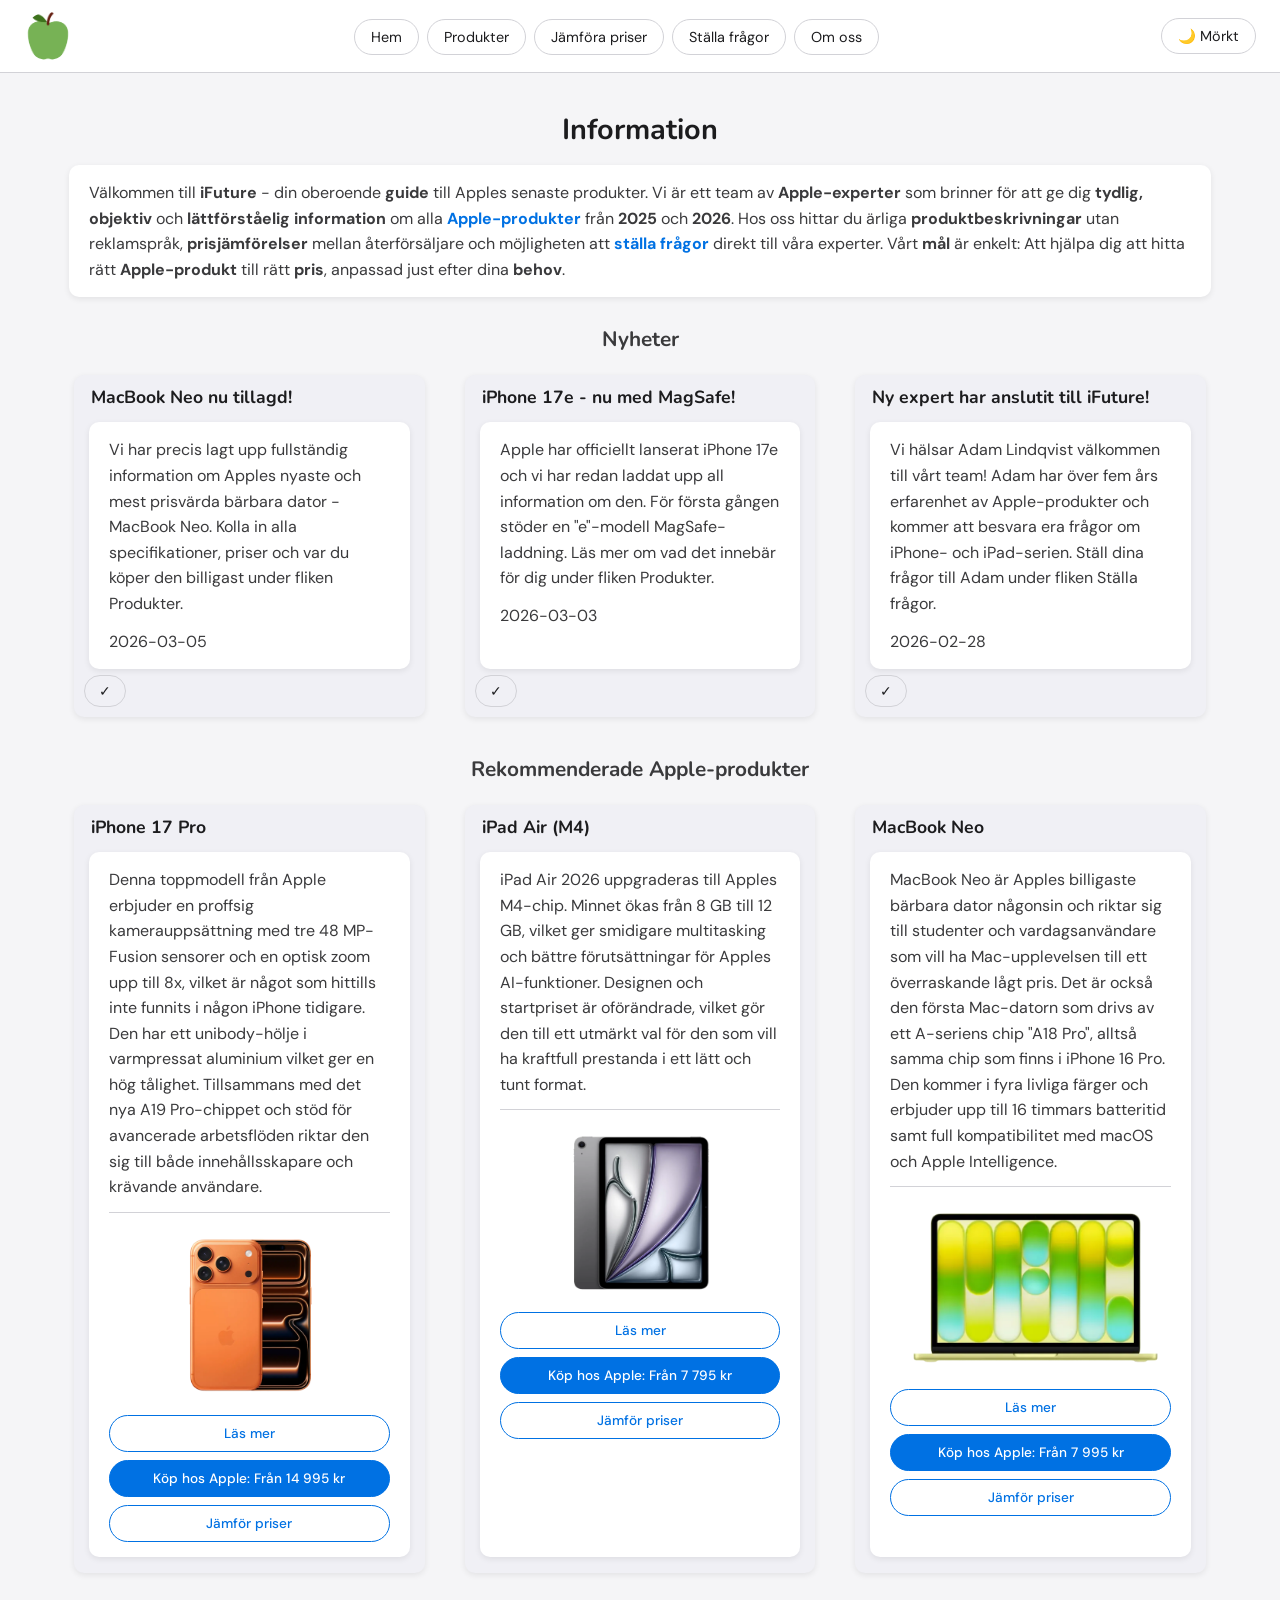
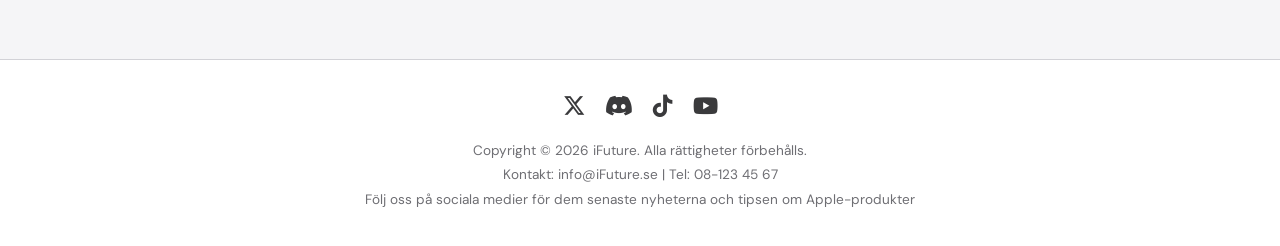
<file: index.html>
<!DOCTYPE html>
<html lang="sv">

<head>
    <!-- Dokumentets teckenkodning -->
    <meta charset="UTF-8">
    <!-- Gör sidan responsiv på olika skärmstorlekar -->
    <meta name="viewport" content="width=device-width, initial-scale=1.0">
    <!-- Titel på webbsidan som visas i webbläsarfliken -->
    <title>Hem - iFuture</title>
    <!-- Favicon: En liten ikon i webbläsarfliken -->
    <link rel="icon" type="images/x-icon" href="images/profile.png">
    <!-- Google Fonts: Inter, Roboto och Montserrat -->
    <link
        href="https://fonts.googleapis.com/css2?family=Nunito:wght@600;700&family=DM+Sans:wght@400;500;600&display=swap"
        rel="stylesheet">
    <!-- Font Awesome: Ikoner för sociala medier -->
    <link rel="stylesheet" href="https://cdnjs.cloudflare.com/ajax/libs/font-awesome/6.5.0/css/all.min.css">
    <!-- Kopplar in CSS-stilfilen -->
    <link rel="stylesheet" href="css/style.css">
</head>

<body>
    <header>
        <!-- Logotypen är klickbar och leder till startsidan -->
        <a href="index.html" class="logo">
            <img src="images/profile.png" alt="iFuture logotyp - gå till startsidan" width="225" height="225">
        </a>
        <!-- En knapp som tillåter att man kan kan ändra temat på webbsidan från mörk till ljust och tvärtom -->
        <button class="change_color" aria-label="Byt till mörk läge">
            🌙 Mörkt
        </button>
        <!-- Navigationsmeny med länkar till andra webbsidor samt en hamburgermeny för mobilskärmen -->
        <button class="hamburger" aria-label="Öppna meny" aria-expanded="false" aria-controls="nav-menu">
            <span class="hamburger-bar"></span>
            <span class="hamburger-bar"></span>
            <span class="hamburger-bar"></span>
        </button>
        <div class="nav" id="nav-menu">
            <ul>
                <li><a href="index.html" class="button">Hem</a></li>
                <li><a href="products.html" class="button">Produkter</a></li>
                <li><a href="price_matching.html" class="button">Jämföra priser</a></li>
                <li><a href="questions.html" class="button">Ställa frågor</a></li>
                <li><a href="about_us.html" class="button">Om oss</a></li>
            </ul>
        </div>
    </header>
    <main>
        <!-- Informationssektion med en statisk välkomsttext som renderas vid sidladdning !-->
        <section class="info-section">
            <div class="title_2">
                <h1>Information</h1>
            </div>
            <div class="fact">
                <p>Välkommen till <strong>iFuture</strong> - din oberoende <strong>guide</strong> till Apples senaste
                    produkter. Vi är ett team av <strong>Apple-experter</strong> som brinner för att ge dig
                    <strong>tydlig, objektiv</strong> och <strong>lättförståelig information</strong> om
                    alla <a href="products.html"><strong>Apple-produkter</strong></a> från <strong>2025</strong> och
                    <strong>2026</strong>. Hos oss hittar du ärliga <strong>produktbeskrivningar</strong> utan
                    reklamspråk,
                    <strong>prisjämförelser</strong> mellan
                    återförsäljare och möjligheten att <a href="questions.html"><strong>ställa frågor</strong></a>
                    direkt till våra experter. Vårt <strong>mål</strong> är enkelt: Att hjälpa dig att hitta rätt
                    <strong>Apple-produkt</strong> till rätt <strong>pris</strong>, anpassad just efter dina
                    <strong>behov</strong>.
                </p>
            </div>
        </section>

        <!-- Nyhetssekion -->
        <section class="news-section">
            <div class="title_2">
                <h2>Nyheter</h2>
            </div>
            <div class="products-row">

                <!-- Nyhetskort 1 -->
                <div class="product-item">
                    <div class="title_3">
                        <h3>MacBook Neo nu tillagd!</h3>
                    </div>
                    <div class="fact">
                        <p>Vi har precis lagt upp fullständig information om Apples nyaste och mest prisvärda
                            bärbara
                            dator - MacBook Neo. Kolla in alla specifikationer, priser och var du köper den
                            billigast
                            under fliken Produkter.
                        </p>
                        <p>2026-03-05</p>
                    </div>
                    <!-- Emoji-markering, funktionalitet implementeras i vecka 17 med JavaScript -->
                    <button class="btn btn-emoji" data-id="nyhet-1" aria-label="Markera nyhet som läst">✓</button>
                </div>

                <!-- Nyhetskort 2 -->
                <div class="product-item">
                    <div class="title_3">
                        <h3>iPhone 17e - nu med MagSafe!</h3>
                    </div>
                    <div class="fact">
                        <p>Apple har officiellt lanserat iPhone 17e och vi har redan laddat upp all information om
                            den. För första gången stöder en "e"-modell MagSafe-laddning. Läs mer om vad det
                            innebär för dig under fliken Produkter.
                        </p>
                        <p>2026-03-03</p>
                    </div>
                    <!-- Emoji-markering, funktionalitet implementeras i vecka 17 med JavaScript -->
                    <button class="btn btn-emoji" data-id="nyhet-2" aria-label="Markera nyhet som läst">✓</button>
                </div>

                <!-- Nyhetskort 3 -->
                <div class="product-item">
                    <div class="title_3">
                        <h3>Ny expert har anslutit till iFuture!</h3>
                    </div>
                    <div class="fact">
                        <p>Vi hälsar Adam Lindqvist välkommen till vårt team! Adam har över fem års erfarenhet av
                            Apple-produkter och kommer att besvara era frågor om iPhone- och iPad-serien. Ställ
                            dina frågor till Adam under fliken Ställa frågor.
                        </p>
                        <p>2026-02-28</p>
                    </div>
                    <!-- Emoji-markering, funktionalitet implementeras i vecka 17 med JavaScript -->
                    <button class="btn btn-emoji" data-id="nyhet-3" aria-label="Markera nyhet som läst">✓</button>
                </div>
            </div>
        </section>

        <!-- Sektion för rekommenderade produkter -->
        <section class="products-section">
            <div class="title_2">
                <h2>Rekommenderade Apple-produkter</h2>
            </div>
            <div class="products-row">

                <!-- Produktkort: iPhone 17 Pro -->
                <div class="product-item">
                    <div class="title_3">
                        <h3>iPhone 17 Pro</h3>
                    </div>
                    <div class="fact">
                        <p>Denna toppmodell från Apple erbjuder en proffsig kamerauppsättning med tre 48 MP-Fusion
                            sensorer och en optisk zoom upp till 8x, vilket är något som hittills inte funnits i
                            någon
                            iPhone tidigare. Den har ett unibody-hölje i varmpressat aluminium vilket ger en hög
                            tålighet. Tillsammans med det nya A19 Pro-chippet och stöd för avancerade arbetsflöden
                            riktar den sig till både innehållsskapare och krävande användare.
                        </p>
                        <!-- Specifikationer -->
                        <div class="product-specs" id="specs-1">
                            <p class="specs-title">Funktioner:</p>
                            <ul>
                                <li>6,3″ Super Retina XDR OLED-skärm med upplösningen 2 622 × 1 206 pixlar.</li>
                                <li>A19 Pro-chip med ångkylning och hög kontinuerlig prestanda.</li>
                                <li>Trippelkamerasystem: 48 MP huvud + ultra-vidvinkel + telefoto med upp till 8x optisk
                                    zoom.
                                </li>
                                <li>Unibody-design i varmpressat aluminium, Ceramic Shield 2-front och IP68-klassad
                                    vattentålighet.</li>
                                <li>Batteritid upp till 31 timmars videouppspelning, 50 % på ca 20 min snabbladdning.
                                </li>
                            </ul>
                        </div>
                        <!-- Bild och knappar -->
                        <div class="product-bottom">
                            <img src="images/iphone_17_pro_2025.webp" alt="iPhone 17 Pro" width="676" height="837"
                                loading="lazy">
                            <div class="product-buttons">
                                <button class="btn btn-las-mer" aria-expanded="false" data-target="specs-1">Läs
                                    mer</button>
                                <a href="https://www.apple.com/se/iphone-17-pro/" target="_blank" class="btn">Köp hos
                                    Apple: Från 14
                                    995 kr</a>
                                <a href="price_matching.html" class="btn">Jämför priser</a>
                            </div>
                        </div>
                    </div>
                </div>

                <!-- Produktkort: iPad Air (M4) -->
                <div class="product-item">
                    <div class="title_3">
                        <h3>iPad Air (M4)</h3>
                    </div>
                    <div class="fact">
                        <p>iPad Air 2026 uppgraderas till Apples M4-chip. Minnet ökas från 8 GB till 12 GB, vilket
                            ger
                            smidigare multitasking och bättre förutsättningar för Apples AI-funktioner. Designen och
                            startpriset är oförändrade, vilket gör den till ett utmärkt val för den som vill ha
                            kraftfull prestanda i ett lätt och tunt format.
                        </p>
                        <!-- Specifikationer -->
                        <div class="product-specs" id="specs-2">
                            <p class="specs-title">Funktioner:</p>
                            <ul>
                                <li>M4-chip med 8-kärnig CPU, 9-kärnig GPU och 16-kärnig Neural Engine - upp till 30 %
                                    snabbare
                                    än M3-modellen.</li>
                                <li>11″ eller 13″ Liquid Retina-skärm med True Tone och P3 wide color.</li>
                                <li>12 GB unified memory (upp från 8 GB) med 120 GB/s minnesbandbredd.</li>
                                <li>Lagring från 128 GB (upp till 1 TB), stöder Apple Pencil Pro och Magic Keyboard.
                                </li>
                                <li>Wi-Fi 7 och Bluetooth 6 via Apples N1-chip, cellulära modeller har C1X-modem.</li>
                                <li>Tunn (6,1 mm) och lätt (~462 g för 11-tums Wi-Fi-modellen).</li>
                                <li>Tillgänglig i "Space Gray", "Blue", "Purple" och "Starlight". Stöd för Apple
                                    Intelligence.</li>
                            </ul>
                        </div>
                        <!-- Bild och knappar -->
                        <div class="product-bottom">
                            <img src="images/ipad_air_m4_2026.webp" alt="iPad Air med M4-chip" width="664" height="819"
                                loading="lazy">
                            <div class="product-buttons">
                                <button class="btn btn-las-mer" aria-expanded="false" data-target="specs-2">Läs
                                    mer</button>
                                <a href="https://www.apple.com/se/ipad-air/" target="_blank" class="btn">Köp hos Apple:
                                    Från 7 795
                                    kr</a>
                                <a href="price_matching.html" class="btn">Jämför priser</a>
                            </div>
                        </div>
                    </div>
                </div>

                <!-- Produktkort: MacBook Neo -->
                <div class="product-item">
                    <div class="title_3">
                        <h3>MacBook Neo</h3>
                    </div>
                    <div class="fact">
                        <p>MacBook Neo är Apples billigaste bärbara dator någonsin och riktar sig till studenter och
                            vardagsanvändare som vill ha Mac-upplevelsen till ett överraskande lågt pris. Det är
                            också
                            den första Mac-datorn som drivs av ett A-seriens chip "A18 Pro", alltså samma chip som
                            finns
                            i iPhone 16 Pro. Den kommer i fyra livliga färger och erbjuder upp till 16 timmars
                            batteritid samt full kompatibilitet med macOS och Apple Intelligence.
                        </p>
                        <!-- Specifikationer -->
                        <div class="product-specs" id="specs-3">
                            <p class="specs-title">Funktioner:</p>
                            <ul>
                                <li>A18 Pro-chip med 6-kärnig CPU och 5-kärnig GPU samt 16-kärnig Neural Engine.</li>
                                <li>13″ Liquid Retina-skärm med 2 408 × 1 506 pixlars upplösning och 500 nits
                                    ljusstyrka.</li>
                                <li>8 GB unified memory och 256 GB lagring i basmodellen (512 GB-modell med Touch ID
                                    tillgänglig).</li>
                                <li>Upp till 16 timmars batteritid vid webbanvändning.</li>
                                <li>Hållbart aluminiumhölje i återvunnet material, tillgänglig i färgerna "Silver",
                                    "Blush",
                                    "Citrus" och "Indigo".</li>
                                <li>Två USB-C-portar (en USB 3, en USB 2) samt hörlursuttag. Wi-Fi 6E och Bluetooth 6.
                                </li>
                                <li>Fullt stöd för macOS Tahoe och Apple Intelligence.</li>
                            </ul>
                        </div>
                        <!-- Bild och knappar -->
                        <div class="product-bottom">
                            <img src="images/macbook_neo_2026.webp" alt="MacBook Neo" width="640" height="390"
                                loading="lazy">
                            <div class="product-buttons">
                                <button class="btn btn-las-mer" aria-expanded="false" data-target="specs-3">Läs
                                    mer</button>
                                <a href="https://www.apple.com/se/macbook-neo/" target="_blank" class="btn">Köp hos
                                    Apple: Från 7 995
                                    kr</a>
                                <a href="price_matching.html" class="btn">Jämför priser</a>
                            </div>
                        </div>
                    </div>
                </div>
            </div>
        </section>
    </main>
    <footer>
        <!-- Ikoner med länkar till IFutures sociala medier plattformar -->
        <div class="footer-social">
            <a href="https://x.com/?lang=sv" target="_blank" aria-label="iFuture på X"><i
                    class="fa-brands fa-x-twitter"></i></a>
            <a href="https://discord.com" target="_blank" aria-label="iFuture på Discord"><i
                    class="fa-brands fa-discord"></i></a>
            <a href="https://tiktok.com" target="_blank" aria-label="iFuture på TikTok"><i
                    class="fa-brands fa-tiktok"></i></a>
            <a href="https://youtube.com" target="_blank" aria-label="iFuture på YouTube"><i
                    class="fa-brands fa-youtube"></i></a>
        </div>
        <!-- Upphovsrättsstämpel och kontaktuppgifter -->
        <p>Copyright © 2026 iFuture. Alla rättigheter förbehålls.</p>
        <p>Kontakt: info@iFuture.se | Tel: 08-123 45 67</p>
        <p>Följ oss på sociala medier för dem senaste nyheterna och tipsen om Apple-produkter</p>
    </footer>

    <!-- Kopplar in JavaScriptet -->
    <script src="js/script.js"></script>
</body>

</html>
</file>
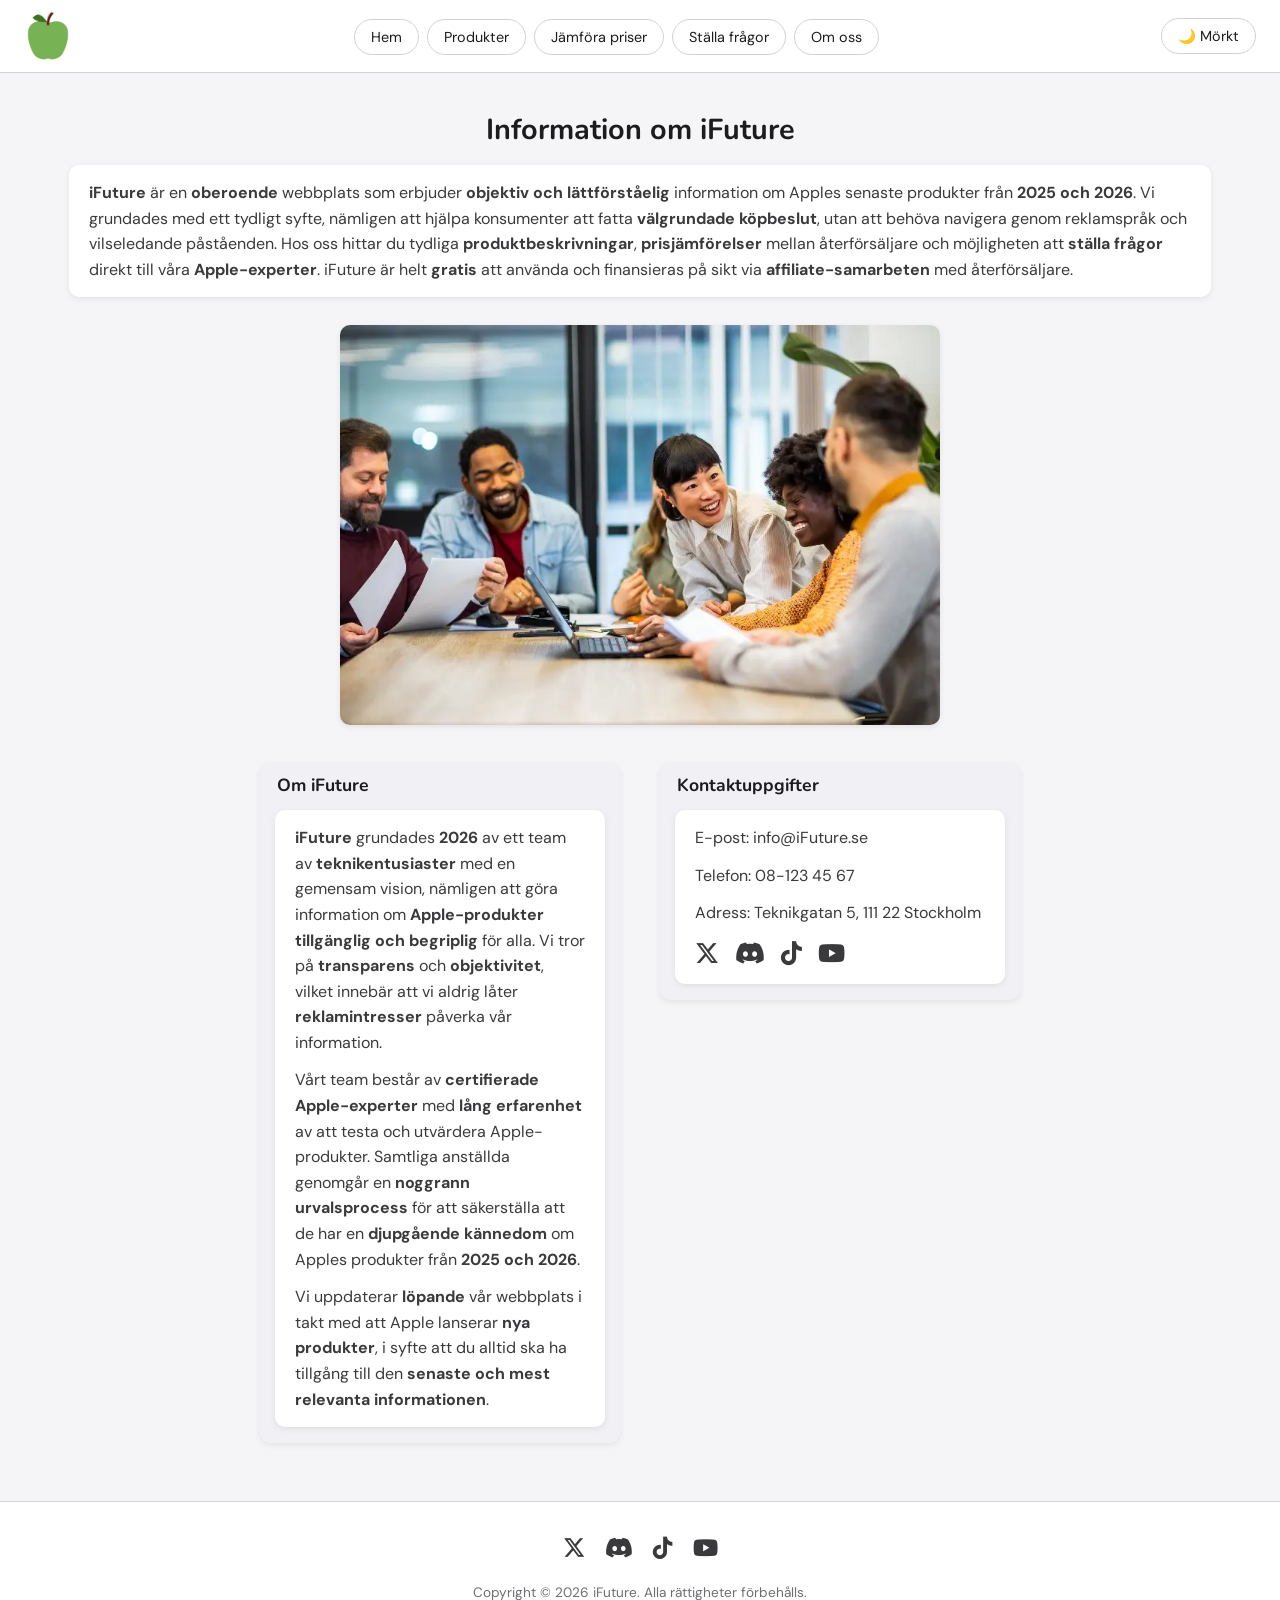
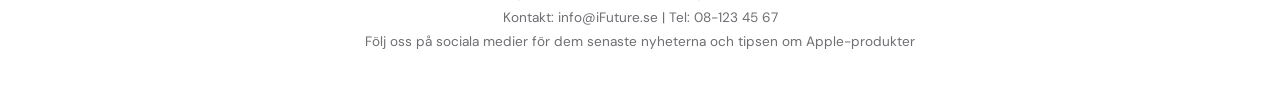
<file: about_us.html>
<!DOCTYPE html>
<html lang="sv">

<head>
    <!-- Dokumentets teckenkodning -->
    <meta charset="UTF-8">
    <!-- Gör sidan responsiv på olika skärmstorlekar -->
    <meta name="viewport" content="width=device-width, initial-scale=1.0">
    <!-- Titel på webbsidan som visas i webbläsarfliken -->
    <title>Om oss - iFuture</title>
    <!-- Favicon: En liten ikon i webbläsarfliken -->
    <link rel="icon" type="images/x-icon" href="images/profile.png">
    <!-- Google Fonts: Inter, Roboto och Montserrat -->
    <link
        href="https://fonts.googleapis.com/css2?family=Nunito:wght@600;700&family=DM+Sans:wght@400;500;600&display=swap"
        rel="stylesheet">
    <!-- Font Awesome: Ikoner för sociala medier -->
    <link rel="stylesheet" href="https://cdnjs.cloudflare.com/ajax/libs/font-awesome/6.5.0/css/all.min.css">
    <!-- Kopplar in CSS-stilfilen -->
    <link rel="stylesheet" href="css/style.css">
</head>

<body>
    <header>
        <!-- Logotypen är klickbar och leder till startsidan -->
        <a href="index.html" class="logo">
            <img src="images/profile.png" alt="iFuture logotyp - gå till startsidan" width="225" height="225">
        </a>
        <!-- En knapp som tillåter att man kan kan ändra temat på webbsidan från mörk till ljust och tvärtom -->
        <button class="change_color" aria-label="Byt till mörk läge">
            🌙 Mörkt
        </button>
        <!-- Navigationsmeny med länkar till andra webbsidor samt en hamburgermeny för mobilskärmen -->
        <button class="hamburger" aria-label="Öppna meny" aria-expanded="false" aria-controls="nav-menu">
            <span class="hamburger-bar"></span>
            <span class="hamburger-bar"></span>
            <span class="hamburger-bar"></span>
        </button>
        <div class="nav" id="nav-menu">
            <ul>
                <li><a href="index.html" class="button">Hem</a></li>
                <li><a href="products.html" class="button">Produkter</a></li>
                <li><a href="price_matching.html" class="button">Jämföra priser</a></li>
                <li><a href="questions.html" class="button">Ställa frågor</a></li>
                <li><a href="about_us.html" class="button">Om oss</a></li>
            </ul>
        </div>
    </header>
    <main>
        <!-- Sektion för information om iFuture -->
        <section class="info-section">
            <div class="title_2">
                <h1>Information om iFuture</h1>
            </div>
            <div class="fact">
                <p><strong>iFuture</strong> är en <strong>oberoende</strong> webbplats som erbjuder <strong>objektiv och
                        lättförståelig</strong> information om Apples senaste produkter från <strong>2025 och
                        2026</strong>. Vi grundades med ett tydligt syfte, nämligen att hjälpa konsumenter att fatta
                    <strong>välgrundade köpbeslut</strong>, utan att behöva navigera genom reklamspråk och vilseledande
                    påståenden. Hos oss hittar du tydliga <strong>produktbeskrivningar</strong>,
                    <strong>prisjämförelser</strong> mellan återförsäljare och möjligheten att <strong>ställa
                        frågor</strong> direkt till våra <strong>Apple-experter</strong>. iFuture är helt
                    <strong>gratis</strong> att använda och finansieras på sikt via
                    <strong>affiliate-samarbeten</strong> med återförsäljare.
                </p>
            </div>
        </section>

        <!-- Sektion för en bild på iFuture-teamet -->
        <div class="team-image-section">
            <img class="team-image" src="images/the_team.webp" alt="iFuture-teamet samlat på kontoret" width="800"
                height="533" loading="lazy">
        </div>

        <!-- Sektion för information om iFuture och kontaktuppgifter till dem -->
        <section class="about-contact-section">

            <!-- Om iFuture -->
            <div class="product-item">
                <div class="title_3">
                    <h2>Om iFuture</h2>
                </div>
                <div class="fact">
                    <p><strong>iFuture</strong> grundades <strong>2026</strong> av ett team av
                        <strong>teknikentusiaster</strong> med en gemensam vision, nämligen att göra information om
                        <strong>Apple-produkter tillgänglig och begriplig</strong> för alla. Vi tror på
                        <strong>transparens</strong> och <strong>objektivitet</strong>, vilket innebär att vi aldrig
                        låter <strong>reklamintresser</strong> påverka vår information.
                    </p>
                    <p>Vårt team består av <strong>certifierade Apple-experter</strong> med <strong>lång
                            erfarenhet</strong> av att testa och utvärdera Apple-produkter. Samtliga anställda genomgår
                        en <strong>noggrann urvalsprocess</strong> för att säkerställa att de har en <strong>djupgående
                            kännedom</strong> om Apples produkter från <strong>2025 och
                            2026</strong>.
                    </p>
                    <p>Vi uppdaterar <strong>löpande</strong> vår webbplats i takt med att Apple lanserar <strong>nya
                            produkter</strong>, i syfte att du alltid ska ha tillgång till den <strong>senaste och mest
                            relevanta informationen</strong>.
                    </p>
                </div>
            </div>

            <!-- Kontaktuppgifter -->
            <div class="product-item">
                <div class="title_3">
                    <h2>Kontaktuppgifter</h2>
                </div>
                <div class="fact">
                    <p>E-post: info@iFuture.se</p>
                    <p>Telefon: 08-123 45 67</p>
                    <p>Adress: Teknikgatan 5, 111 22 Stockholm</p>
                    <!-- Sociala medier-ikoner via Font Awesome och CSS -->
                    <div class="social-icons">
                        <a href="https://x.com/?lang=sv" target="_blank" aria-label="iFuture på X"><i
                                class="fa-brands fa-x-twitter"></i></a>
                        <a href="https://discord.com" target="_blank" aria-label="iFuture på Discord"><i
                                class="fa-brands fa-discord"></i></a>
                        <a href="https://tiktok.com" target="_blank" aria-label="iFuture på TikTok"><i
                                class="fa-brands fa-tiktok"></i></a>
                        <a href="https://youtube.com" target="_blank" aria-label="iFuture på YouTube"><i
                                class="fa-brands fa-youtube"></i></a>
                    </div>
                </div>
            </div>
        </section>
    </main>

    <footer>
        <!-- Ikoner med länkar till IFutures sociala medier plattformar -->
        <div class="footer-social">
            <a href="https://x.com/?lang=sv" target="_blank" aria-label="iFuture på X"><i
                    class="fa-brands fa-x-twitter"></i></a>
            <a href="https://discord.com" target="_blank" aria-label="iFuture på Discord"><i
                    class="fa-brands fa-discord"></i></a>
            <a href="https://tiktok.com" target="_blank" aria-label="iFuture på TikTok"><i
                    class="fa-brands fa-tiktok"></i></a>
            <a href="https://youtube.com" target="_blank" aria-label="iFuture på YouTube"><i
                    class="fa-brands fa-youtube"></i></a>
        </div>
        <!-- Upphovsrättsstämpel och kontaktuppgifter -->
        <p>Copyright © 2026 iFuture. Alla rättigheter förbehålls.</p>
        <p>Kontakt: info@iFuture.se | Tel: 08-123 45 67</p>
        <p>Följ oss på sociala medier för dem senaste nyheterna och tipsen om Apple-produkter</p>
    </footer>

    <!-- Kopplar in JavaScriptet -->
    <script src="js/script.js"></script>
</body>

</html>
</file>
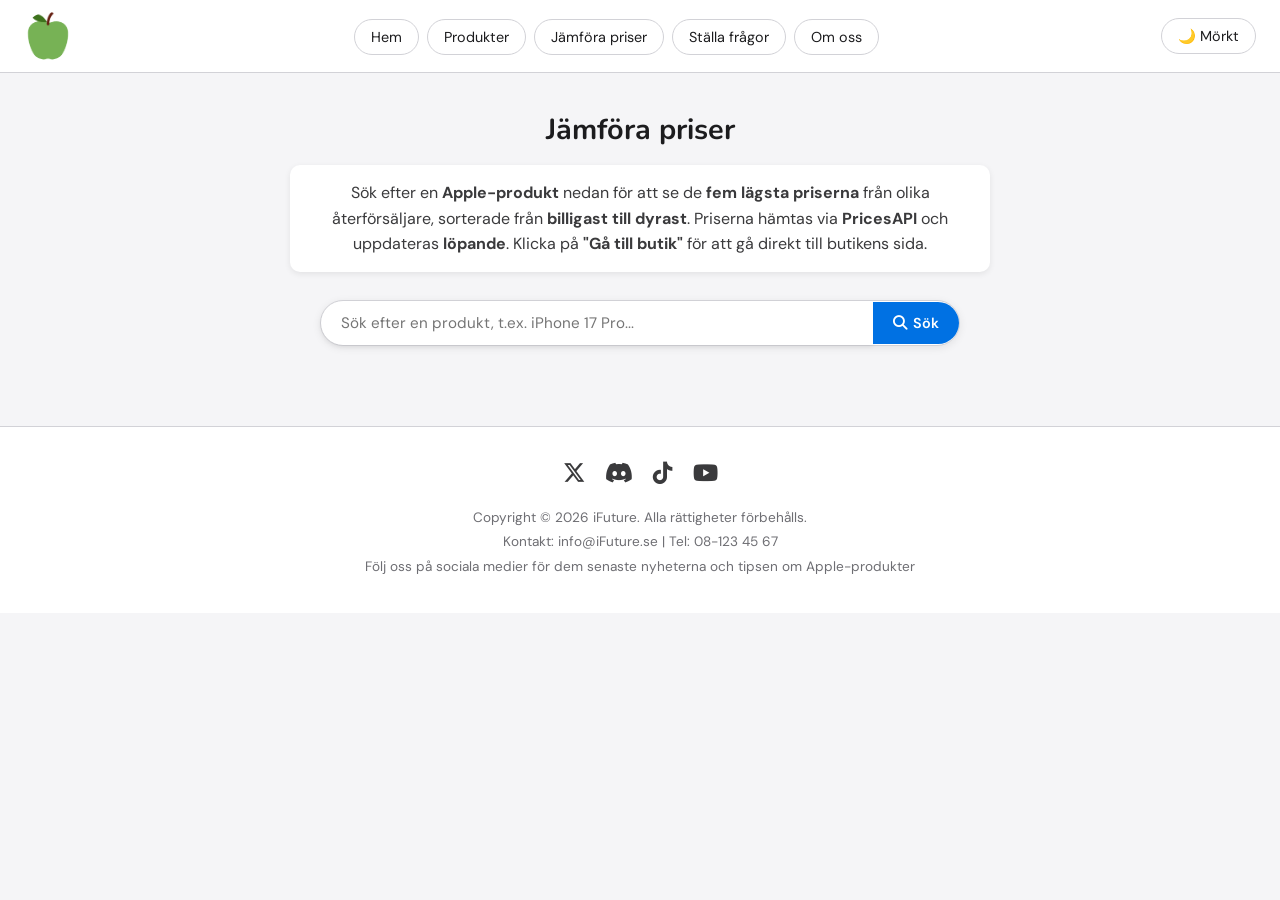
<file: price_matching.html>
<!DOCTYPE html>
<html lang="sv">

<head>
    <!-- Dokumentets teckenkodning -->
    <meta charset="UTF-8">
    <!-- Gör sidan responsiv på olika skärmstorlekar -->
    <meta name="viewport" content="width=device-width, initial-scale=1.0">
    <!-- Titel på webbsidan som visas i webbläsarfliken -->
    <title>Jämföra priser - iFuture</title>
    <!-- Favicon: En liten ikon i webbläsarfliken -->
    <link rel="icon" type="images/x-icon" href="images/profile.png">
    <!-- Google Fonts: Inter, Roboto och Montserrat -->
    <link
        href="https://fonts.googleapis.com/css2?family=Nunito:wght@600;700&family=DM+Sans:wght@400;500;600&display=swap"
        rel="stylesheet">
    <!-- Font Awesome: Ikoner för sociala medier -->
    <link rel="stylesheet" href="https://cdnjs.cloudflare.com/ajax/libs/font-awesome/6.5.0/css/all.min.css">
    <!-- Kopplar in CSS-stilfilen -->
    <link rel="stylesheet" href="css/style.css">
</head>

<body>
    <header>
        <!-- Logotypen är klickbar och leder till startsidan -->
        <a href="index.html" class="logo">
            <img src="images/profile.png" alt="iFuture logotyp - gå till startsidan" width="225" height="225">
        </a>
        <!-- En knapp som tillåter att man kan kan ändra temat på webbsidan från mörk till ljust och tvärtom -->
        <button class="change_color" aria-label="Byt till mörk läge">
            🌙 Mörkt
        </button>
        <!-- Navigationsmeny med länkar till andra webbsidor samt en hamburgermeny för mobilskärmen -->
        <button class="hamburger" aria-label="Öppna meny" aria-expanded="false" aria-controls="nav-menu">
            <span class="hamburger-bar"></span>
            <span class="hamburger-bar"></span>
            <span class="hamburger-bar"></span>
        </button>
        <div class="nav" id="nav-menu">
            <ul>
                <li><a href="index.html" class="button">Hem</a></li>
                <li><a href="products.html" class="button">Produkter</a></li>
                <li><a href="price_matching.html" class="button">Jämföra priser</a></li>
                <li><a href="questions.html" class="button">Ställa frågor</a></li>
                <li><a href="about_us.html" class="button">Om oss</a></li>
            </ul>
        </div>
    </header>
    <main>
        <section class="price_matching-section">

            <!-- Huvudrubriken jämföra priser -->
            <div class="title_2">
                <h1>Jämföra priser</h1>
            </div>

            <!-- Beskrivning av funktionen -->
            <div class="pm-description fact">
                <p>Sök efter en <strong>Apple-produkt</strong> nedan för att se de <strong>fem lägsta priserna</strong>
                    från olika återförsäljare, sorterade från <strong>billigast till dyrast</strong>. Priserna hämtas
                    via <strong>PricesAPI</strong> och uppdateras <strong>löpande</strong>. Klicka på <strong>"Gå till
                        butik"</strong> för att gå direkt till butikens sida.
                </p>
            </div>

            <!-- Sökfält -->
            <div class="search-section pm-search-section">
                <!-- Sökrutan med sökknapp -->
                <div class="pm-search-wrapper" role="search">
                    <label for="pm-search-input" class="sr-only">Sök Apple-produkt</label>
                    <input type="search" id="pm-search-input" class="search-input pm-search-input"
                        placeholder="Sök efter en produkt, t.ex. iPhone 17 Pro..." autocomplete="off"
                        aria-label="Sök Apple-produkt" aria-controls="pm-results" aria-autocomplete="list">
                    <button type="button" class="pm-search-btn" id="pm-search-btn" aria-label="Sök">
                        <i class="fa-solid fa-magnifying-glass" aria-hidden="true"></i> Sök
                    </button>
                </div>

                <!-- Dropdown med produktförslag -->
                <ul class="pm-suggestions" id="pm-suggestions" role="listbox" aria-label="Produktförslag" hidden></ul>
            </div>

            <!-- Resultatsektion som fylls i av JavaScript -->
            <div id="pm-results" aria-live="polite" aria-atomic="true">

                <!-- Laddningsindikator som visas medan API-anropet pågår -->
                <div class="pm-loading" id="pm-loading" hidden>
                    <span class="pm-spinner" aria-hidden="true"></span>
                    <p>Hämtar priser...</p>
                </div>

                <!-- Felmeddelande som visas om API-anropet misslyckas eller ger ett tomt resultat -->
                <div class="pm-error" id="pm-error" hidden role="alert">
                    <p id="pm-error-text"></p>
                </div>

                <!-- Produktrubrik och pristabell som fylls i dynamiskt -->
                <div id="pm-result-content" hidden>
                    <div class="pm-result-header">
                        <div id="pm-product-name" class="pm-product-title"></div>
                        <p class="pm-result-meta" id="pm-result-meta"></p>
                    </div>

                    <!-- Pristabell -->
                    <div class="pm-table-wrapper">
                        <table class="pm-table" id="pm-table">
                            <thead>
                                <tr>
                                    <th scope="col">#</th>
                                    <th scope="col">Butik</th>
                                    <th scope="col">Pris</th>
                                    <th scope="col">Lagerstatus</th>
                                    <th scope="col">Länk</th>
                                </tr>
                            </thead>
                            <tbody id="pm-table-body">
                                <!-- Rader injiceras av JavaScript -->
                            </tbody>
                        </table>
                    </div>

                    <!-- Förklaringstext under tabellen -->
                    <p class="pm-disclaimer">
                        Priserna ovan hämtas via PricesAPI från över 100 återförsäljare globalt och uppdateras
                        löpande. iFuture ansvarar inte för eventuella prisskillnader hos respektive återförsäljare.
                    </p>
                </div>
            </div>
        </section>
    </main>
    <footer>
        <!-- Ikoner med länkar till IFutures sociala medier plattformar -->
        <div class="footer-social">
            <a href="https://x.com/?lang=sv" target="_blank" aria-label="iFuture på X"><i
                    class="fa-brands fa-x-twitter"></i></a>
            <a href="https://discord.com" target="_blank" aria-label="iFuture på Discord"><i
                    class="fa-brands fa-discord"></i></a>
            <a href="https://tiktok.com" target="_blank" aria-label="iFuture på TikTok"><i
                    class="fa-brands fa-tiktok"></i></a>
            <a href="https://youtube.com" target="_blank" aria-label="iFuture på YouTube"><i
                    class="fa-brands fa-youtube"></i></a>
        </div>
        <!-- Upphovsrättsstämpel och kontaktuppgifter -->
        <p>Copyright © 2026 iFuture. Alla rättigheter förbehålls.</p>
        <p>Kontakt: info@iFuture.se | Tel: 08-123 45 67</p>
        <p>Följ oss på sociala medier för dem senaste nyheterna och tipsen om Apple-produkter</p>
    </footer>

    <!-- Kopplar in JavaScriptet -->
    <script src="js/script.js"></script>
    <!-- Kopplar in PricesAPI-logiken -->
    <script src="js/prices_api.js"></script>
</body>

</html>
</file>
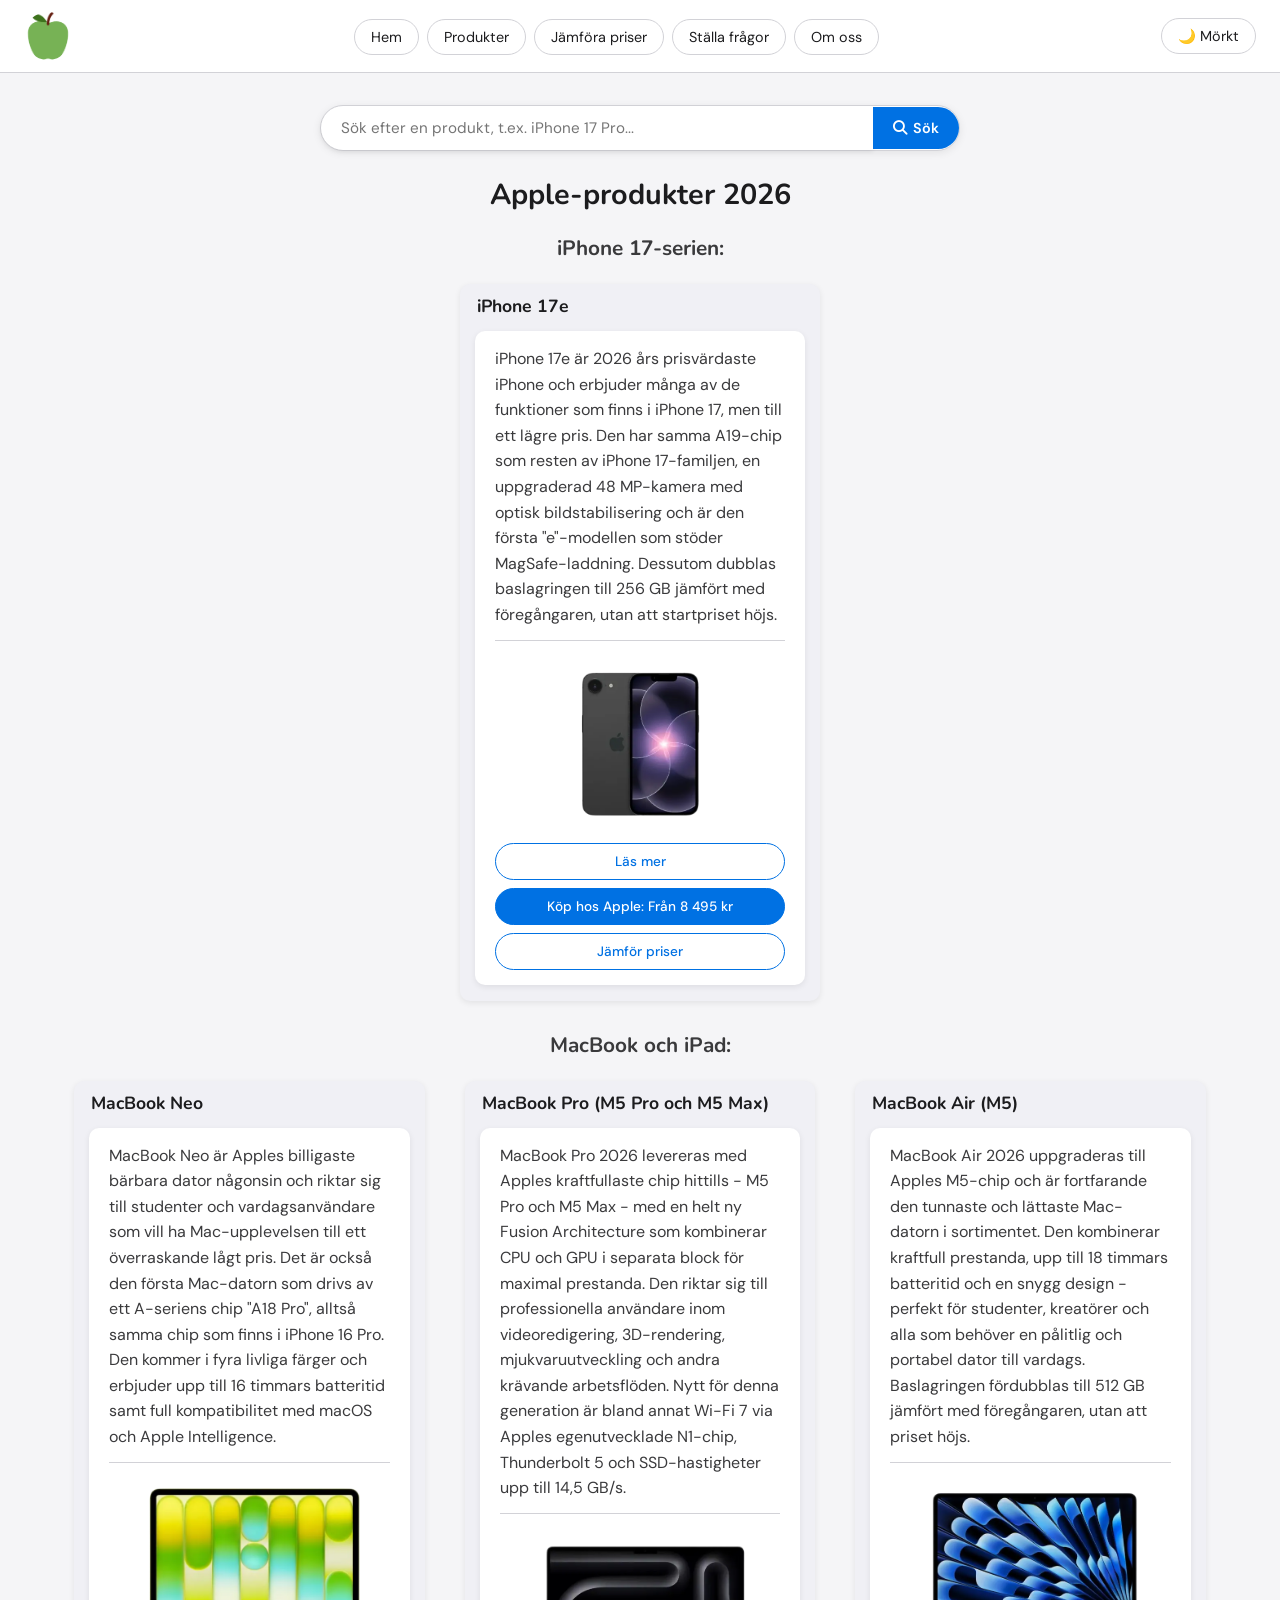
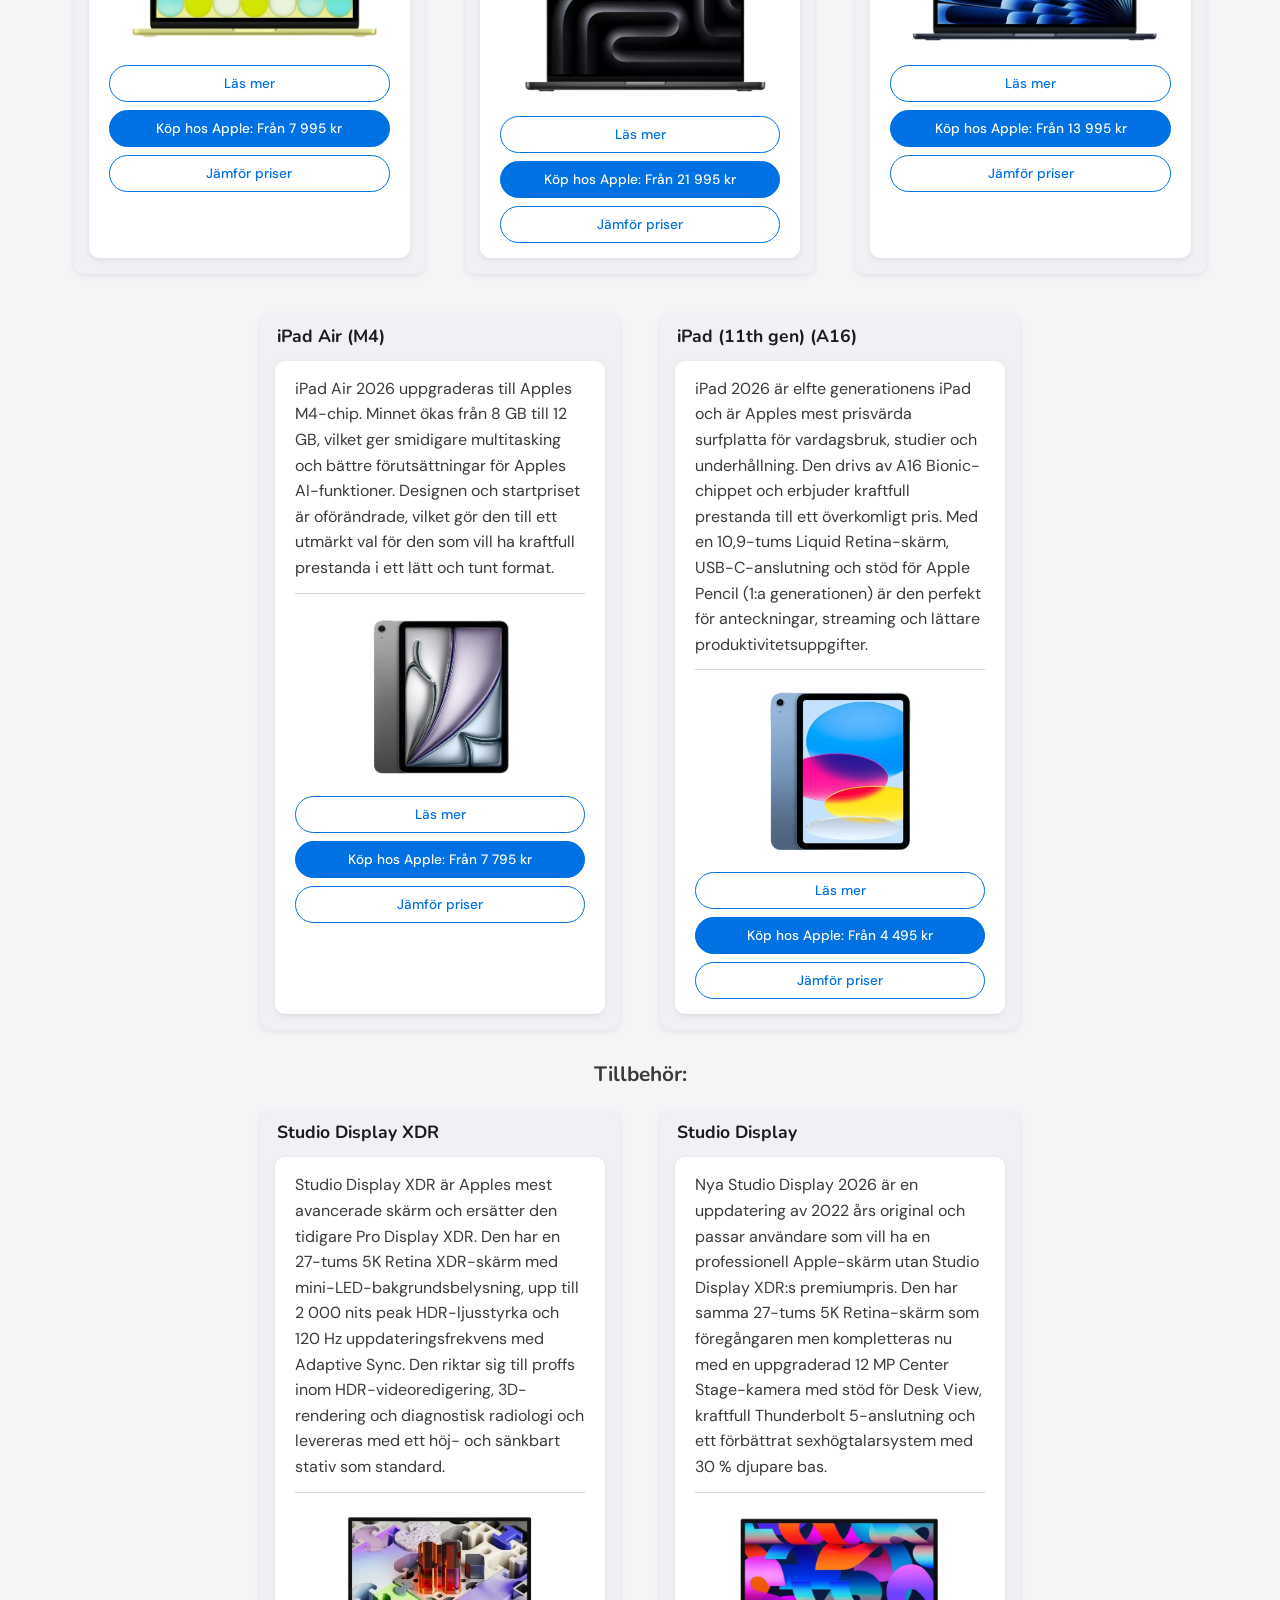
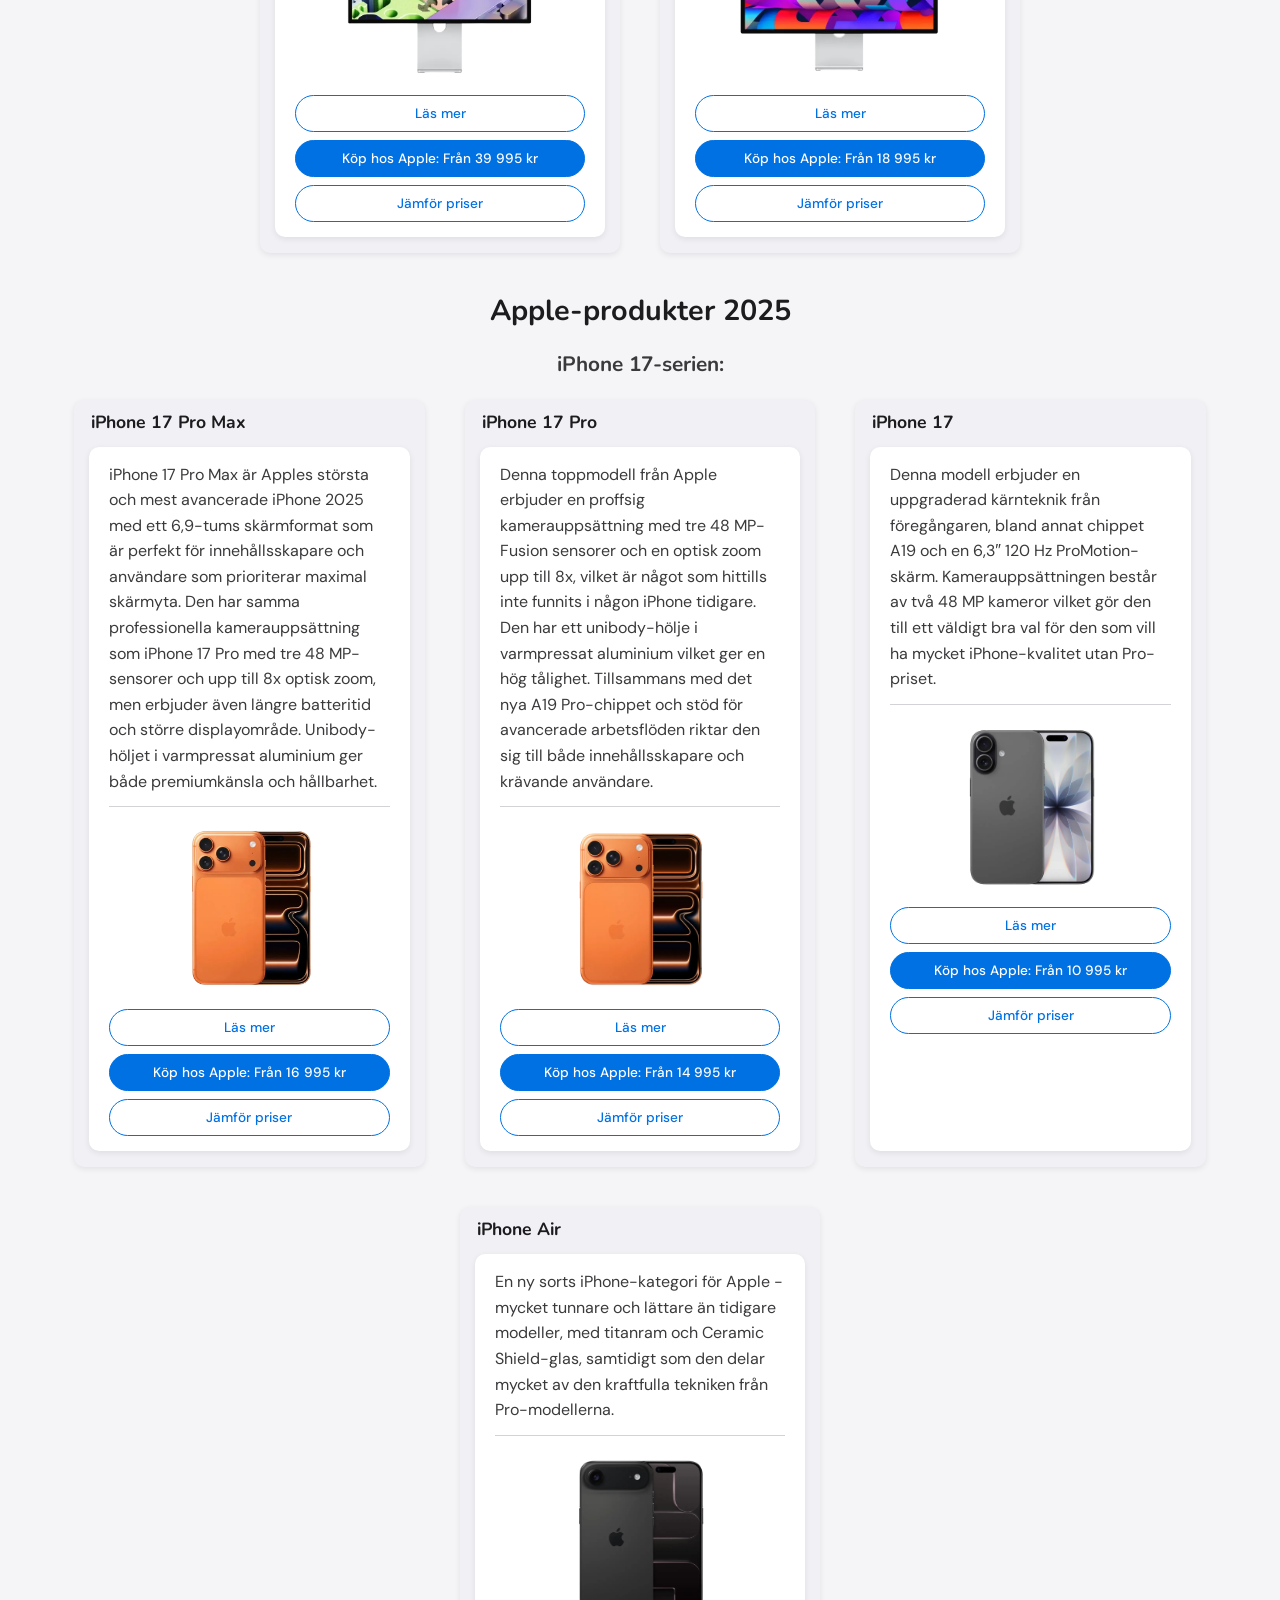
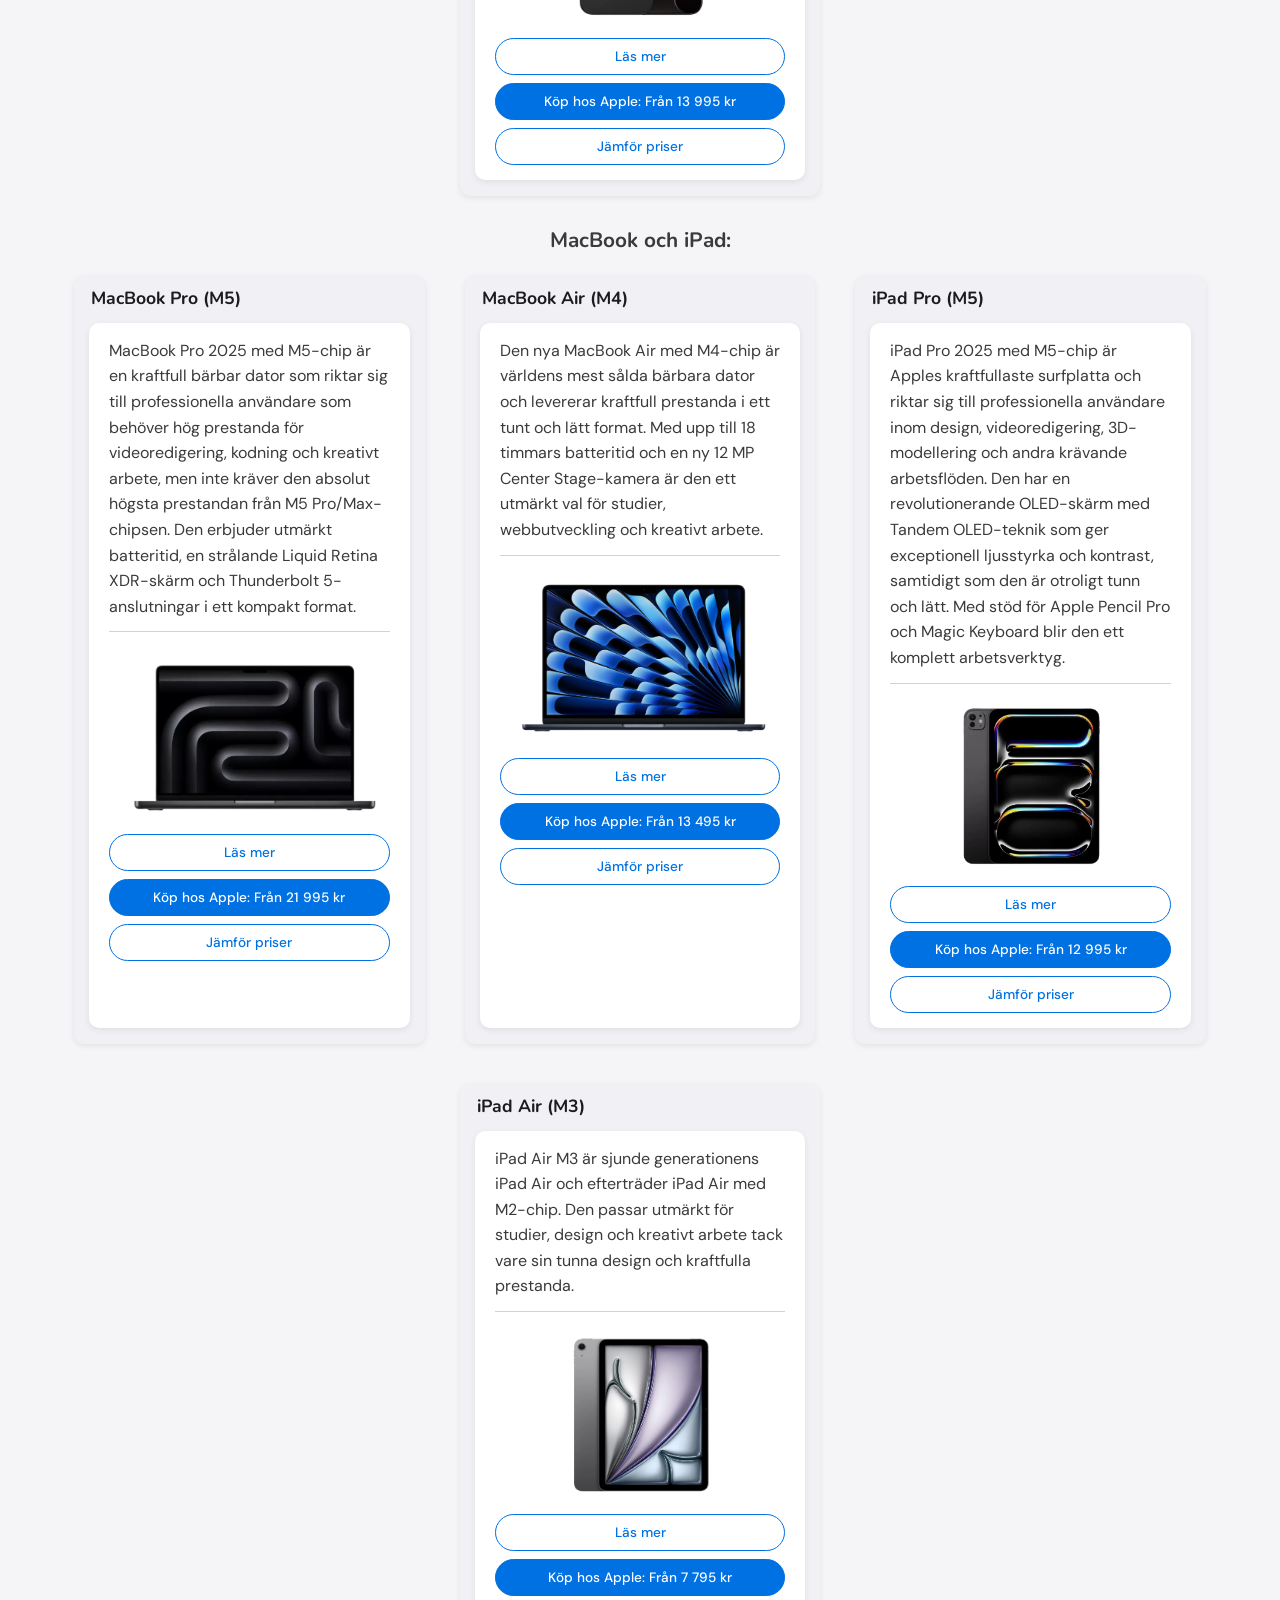
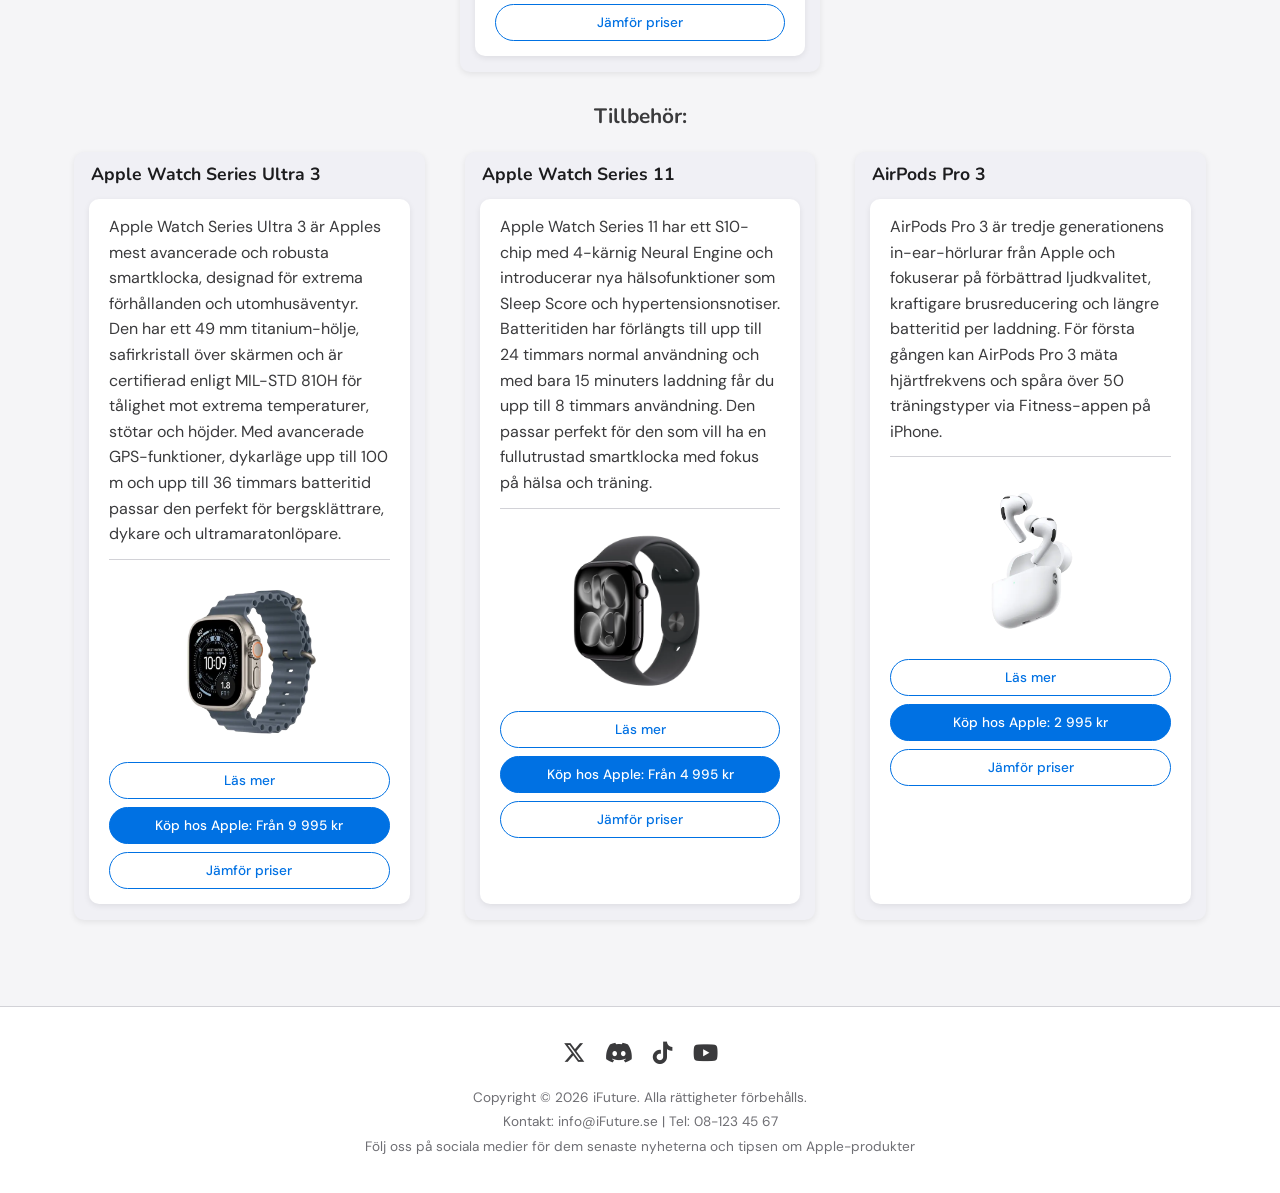
<file: products.html>
<!DOCTYPE html>
<html lang="sv">

<head>
    <!-- Dokumentets teckenkodning -->
    <meta charset="UTF-8">
    <!-- Gör sidan responsiv på olika skärmstorlekar -->
    <meta name="viewport" content="width=device-width, initial-scale=1.0">
    <!-- Titel på webbsidan som visas i webbläsarfliken -->
    <title>Produkter - iFuture</title>
    <!-- Favicon: En liten ikon i webbläsarfliken -->
    <link rel="icon" type="images/x-icon" href="images/profile.png">
    <!-- Google Fonts: Inter, Roboto och Montserrat -->
    <link
        href="https://fonts.googleapis.com/css2?family=Nunito:wght@600;700&family=DM+Sans:wght@400;500;600&display=swap"
        rel="stylesheet">
    <!-- Font Awesome: Ikoner för sociala medier -->
    <link rel="stylesheet" href="https://cdnjs.cloudflare.com/ajax/libs/font-awesome/6.5.0/css/all.min.css">
    <!-- Kopplar in CSS-stilfilen -->
    <link rel="stylesheet" href="css/style.css">
</head>

<body>
    <header>
        <!-- Logotypen är klickbar och leder till startsidan -->
        <a href="index.html" class="logo">
            <img src="images/profile.png" alt="iFuture logotyp - gå till startsidan" width="225" height="225">
        </a>
        <!-- En knapp som tillåter att man kan kan ändra temat på webbsidan från mörk till ljust och tvärtom -->
        <button class="change_color" aria-label="Byt till mörk läge">
            🌙 Mörkt
        </button>
        <!-- Navigationsmeny med länkar till andra webbsidor samt en hamburgermeny för mobilskärmen -->
        <button class="hamburger" aria-label="Öppna meny" aria-expanded="false" aria-controls="nav-menu">
            <span class="hamburger-bar"></span>
            <span class="hamburger-bar"></span>
            <span class="hamburger-bar"></span>
        </button>
        <div class="nav" id="nav-menu">
            <ul>
                <li><a href="index.html" class="button">Hem</a></li>
                <li><a href="products.html" class="button">Produkter</a></li>
                <li><a href="price_matching.html" class="button">Jämföra priser</a></li>
                <li><a href="questions.html" class="button">Ställa frågor</a></li>
                <li><a href="about_us.html" class="button">Om oss</a></li>
            </ul>
        </div>
    </header>
    <main>
        <!-- Sökfält -->
        <div class="search-section">
            <div class="pm-search-wrapper" role="search">
                <label for="product_search" class="sr-only">Sök Apple-produkt</label>
                <input type="search" id="product_search" name="product_search" class="search-input pm-search-input"
                    placeholder="Sök efter en produkt, t.ex. iPhone 17 Pro..." autocomplete="off"
                    aria-label="Sök efter Apple-produkt" aria-controls="product-suggestions" aria-autocomplete="list">
                <button type="button" class="pm-search-btn" id="product-search-btn" aria-label="Sök">
                    <i class="fa-solid fa-magnifying-glass" aria-hidden="true"></i> Sök
                </button>
            </div>
            <ul class="pm-suggestions" id="product-suggestions" role="listbox" aria-label="Produktförslag" hidden></ul>
        </div>

        <!-- Sektion för Apple-produkter från året 2026 -->
        <section class="products-section">

            <!-- Årsrubrik 2026 -->
            <div class="title_2">
                <h1>Apple-produkter 2026</h1>
            </div>

            <!-- Underrubrik för iPhone 17-serien -->
            <div class="title_2">
                <h2>iPhone 17-serien:</h2>
            </div>

            <!-- Produktrad: iPhone 17-serien 2026 -->
            <div class="products-row">

                <!-- Produktkort: iPhone 17e -->
                <div class="product-item">
                    <div class="title_3">
                        <h3>iPhone 17e</h3>
                    </div>
                    <div class="fact">
                        <p>iPhone 17e är 2026 års prisvärdaste iPhone och erbjuder många av de funktioner som finns
                            i
                            iPhone 17, men till ett lägre pris. Den har samma A19-chip som resten av iPhone
                            17-familjen,
                            en uppgraderad 48 MP-kamera med optisk bildstabilisering och är den första "e"-modellen
                            som
                            stöder MagSafe-laddning. Dessutom dubblas baslagringen till 256 GB jämfört med
                            föregångaren,
                            utan att startpriset höjs.
                        </p>
                        <!-- Specifikationer -->
                        <div class="product-specs" id="specs-5">
                            <p class="specs-title">Funktioner:</p>
                            <ul>
                                <li>6,1″ Super Retina XDR OLED-skärm med upp till 1 200 nits peak HDR-ljusstyrka.</li>
                                <li>A19-chip med 6-kärnig CPU, 4-kärnig GPU och 16-kärnig Neural Engine - byggt på 3
                                    nm-teknik.
                                </li>
                                <li>48 MP Fusion-kamera med f/1,6-bländare, optisk bildstabilisering och stöd för 12 MP
                                    2x-telefoto.</li>
                                <li>MagSafe-stöd för första gången i "e"-serien - upp till 15 W trådlös laddning med
                                    Qi2-kompatibla laddare.</li>
                                <li>Batteritid upp till 26 timmars videouppspelning, 50 % laddning på ca 30 min med 20
                                    W-adapter.</li>
                                <li>Hållbar aluminiumram med Ceramic Shield 2-framsida och IP68-klassad vattentålighet
                                    (6 m i 30
                                    min).</li>
                                <li>Lagring från 256 GB, iOS 26 och stöd för Apple Intelligence.</li>
                            </ul>
                        </div>
                        <!-- Bild och knappar -->
                        <div class="product-bottom">
                            <img src="images/iphone_17e_2026.webp" alt="iPhone 17e" width="375" height="423"
                                loading="lazy">

                            <div class="product-buttons">
                                <button class="btn btn-las-mer" aria-expanded="false" data-target="specs-5">Läs
                                    mer</button>
                                <a href="https://www.apple.com/se/iphone-17e/" target="_blank" class="btn">Köp hos
                                    Apple: Från 8 495
                                    kr</a>
                                <a href="price_matching.html" class="btn">Jämför priser</a>
                            </div>
                        </div>
                    </div>
                </div>
            </div>

            <!-- Underrubrik för MacBook och iPad 2026 -->
            <div class="title_2">
                <h2>MacBook och iPad:</h2>
            </div>

            <!-- Produktrad: MacBook och iPad 2026 -->
            <div class="products-row">

                <!-- Produktkort: MacBook Neo -->
                <div class="product-item">
                    <div class="title_3">
                        <h3>MacBook Neo</h3>
                    </div>
                    <div class="fact">
                        <p>MacBook Neo är Apples billigaste bärbara dator någonsin och riktar sig till studenter och
                            vardagsanvändare som vill ha Mac-upplevelsen till ett överraskande lågt pris. Det är
                            också
                            den första Mac-datorn som drivs av ett A-seriens chip "A18 Pro", alltså samma chip som
                            finns
                            i iPhone 16 Pro. Den kommer i fyra livliga färger och erbjuder upp till 16 timmars
                            batteritid samt full kompatibilitet med macOS och Apple Intelligence.
                        </p>
                        <!-- Specifikationer -->
                        <div class="product-specs" id="specs-6">
                            <p class="specs-title">Funktioner:</p>
                            <ul>
                                <li>A18 Pro-chip med 6-kärnig CPU och 5-kärnig GPU samt 16-kärnig Neural Engine.</li>
                                <li>13″ Liquid Retina-skärm med 2 408 × 1 506 pixlars upplösning och 500 nits
                                    ljusstyrka.</li>
                                <li>8 GB unified memory och 256 GB lagring i basmodellen (512 GB-modell med Touch ID
                                    tillgänglig).</li>
                                <li>Upp till 16 timmars batteritid vid webbanvändning.</li>
                                <li>Hållbart aluminiumhölje i återvunnet material, tillgänglig i färgerna "Silver",
                                    "Blush",
                                    "Citrus" och "Indigo".</li>
                                <li>Två USB-C-portar (en USB 3, en USB 2) samt hörlursuttag. Wi-Fi 6E och Bluetooth 6.
                                </li>
                                <li>Fullt stöd för macOS Tahoe och Apple Intelligence.</li>
                            </ul>
                        </div>
                        <!-- Bild och knappar -->
                        <div class="product-bottom">
                            <img src="images/macbook_neo_2026.webp" alt="MacBook Neo" width="640" height="390"
                                loading="lazy">
                            <div class="product-buttons">
                                <button class="btn btn-las-mer" aria-expanded="false" data-target="specs-6">Läs
                                    mer</button>
                                <a href="https://www.apple.com/se/macbook-neo/" target="_blank" class="btn">Köp hos
                                    Apple: Från 7 995
                                    kr</a>
                                <a href="price_matching.html" class="btn">Jämför priser</a>
                            </div>
                        </div>
                    </div>
                </div>

                <!-- Produktkort: MacBook Pro (M5 Pro och M5 Max) -->
                <div class="product-item">
                    <div class="title_3">
                        <h3>MacBook Pro (M5 Pro och M5 Max)</h3>
                    </div>
                    <div class="fact">
                        <p>MacBook Pro 2026 levereras med Apples kraftfullaste chip hittills - M5 Pro och M5 Max -
                            med
                            en helt ny Fusion Architecture som kombinerar CPU och GPU i separata block för maximal
                            prestanda. Den riktar sig till professionella användare inom videoredigering,
                            3D-rendering,
                            mjukvaruutveckling och andra krävande arbetsflöden. Nytt för denna generation är bland
                            annat
                            Wi-Fi 7 via Apples egenutvecklade N1-chip, Thunderbolt 5 och SSD-hastigheter upp till
                            14,5 GB/s.
                        </p>
                        <!-- Specifikationer -->
                        <div class="product-specs" id="specs-7">
                            <p class="specs-title">Funktioner:</p>
                            <ul>
                                <li>M5 Pro- eller M5 Max-chip med upp till 18-kärnig CPU och upp till 40-kärnig GPU.
                                </li>
                                <li>14,2″ eller 16,2″ Liquid Retina XDR-skärm med ProMotion (upp till 120 Hz) och upp
                                    till 1 000
                                    nits SDR-ljusstyrka.</li>
                                <li>Lagring startar på 1 TB (M5 Pro) respektive 2 TB (M5 Max); upp till 8 TB
                                    tillgängligt.</li>
                                <li>Upp till 128 GB unified memory med 614 GB/s minnesbandbredd (M5 Max).</li>
                                <li>Wi-Fi 7 och Bluetooth 6 via Apples N1-chip. Tre Thunderbolt 5-portar, HDMI och
                                    SD-kortläsare.</li>
                                <li>Batteritid upp till 24 timmars videoströmning.</li>
                            </ul>
                        </div>
                        <!-- Bild och knappar -->
                        <div class="product-bottom">
                            <img src="images/macbook_pro_m5_pro_and_max_2026.webp" alt="MacBook Pro med M5 Pro-chip"
                                width="639" height="390" loading="lazy">
                            <div class="product-buttons">
                                <button class="btn btn-las-mer" aria-expanded="false" data-target="specs-7">Läs
                                    mer</button>
                                <a href="https://www.apple.com/se/macbook-pro/" target="_blank" class="btn">Köp hos
                                    Apple: Från 21
                                    995 kr</a>
                                <a href="price_matching.html" class="btn">Jämför priser</a>
                            </div>
                        </div>
                    </div>
                </div>

                <!-- Produktkort: MacBook Air (M5) -->
                <div class="product-item">
                    <div class="title_3">
                        <h3>MacBook Air (M5)</h3>
                    </div>
                    <div class="fact">
                        <p>MacBook Air 2026 uppgraderas till Apples M5-chip och är fortfarande den tunnaste och
                            lättaste Mac-datorn i sortimentet. Den kombinerar kraftfull prestanda, upp till 18
                            timmars
                            batteritid och en snygg design - perfekt för studenter, kreatörer och alla som behöver
                            en
                            pålitlig och portabel dator till vardags. Baslagringen fördubblas till 512 GB jämfört
                            med
                            föregångaren, utan att priset höjs.
                        </p>
                        <!-- Specifikationer -->
                        <div class="product-specs" id="specs-8">
                            <p class="specs-title">Funktioner:</p>
                            <ul>
                                <li>M5-chip med 10-kärnig CPU, upp till 10-kärnig GPU och Neural Accelerator i varje
                                    kärna.</li>
                                <li>13,6″ eller 15,3″ Liquid Retina-skärm med True Tone och stöd för 1 miljard färger.
                                </li>
                                <li>Lagring startar på 512 GB (upp till 4 TB konfigurerbart).</li>
                                <li>Upp till 18 timmars batteritid; stöd för två externa skärmar.</li>
                                <li>Magic Keyboard med Touch ID och stor Multi-Touch-styrplatta.</li>
                                <li>Tillgänglig i Sky Blue, Midnight, Starlight och Silver. Wi-Fi 7 och Bluetooth 6.
                                </li>
                            </ul>
                        </div>
                        <!-- Bild och knappar -->
                        <div class="product-bottom">
                            <img src="images/macbook_air_m5_2026.webp" alt="MacBook Air med M5-chip" width="637"
                                height="392" loading="lazy">
                            <div class="product-buttons">
                                <button class="btn btn-las-mer" aria-expanded="false" data-target="specs-8">Läs
                                    mer</button>
                                <a href="https://www.apple.com/se/macbook-air/" target="_blank" class="btn">Köp hos
                                    Apple: Från 13
                                    995 kr</a>
                                <a href="price_matching.html" class="btn">Jämför priser</a>
                            </div>
                        </div>
                    </div>
                </div>

                <!-- Produktkort: iPad Air (M4) -->
                <div class="product-item">
                    <div class="title_3">
                        <h3>iPad Air (M4)</h3>
                    </div>
                    <div class="fact">
                        <p>iPad Air 2026 uppgraderas till Apples M4-chip. Minnet ökas från 8 GB till 12 GB, vilket
                            ger
                            smidigare multitasking och bättre förutsättningar för Apples AI-funktioner. Designen och
                            startpriset är oförändrade, vilket gör den till ett utmärkt val för den som vill ha
                            kraftfull prestanda i ett lätt och tunt format.
                        </p>
                        <!-- Specifikationer -->
                        <div class="product-specs" id="specs-9">
                            <p class="specs-title">Funktioner:</p>
                            <ul>
                                <li>M4-chip med 8-kärnig CPU, 9-kärnig GPU och 16-kärnig Neural Engine - upp till 30 %
                                    snabbare
                                    än M3-modellen.</li>
                                <li>11″ eller 13″ Liquid Retina-skärm med True Tone och P3 wide color.</li>
                                <li>12 GB unified memory (upp från 8 GB) med 120 GB/s minnesbandbredd.</li>
                                <li>Lagring från 128 GB (upp till 1 TB), stöder Apple Pencil Pro och Magic Keyboard.
                                </li>
                                <li>Wi-Fi 7 och Bluetooth 6 via Apples N1-chip, cellulära modeller har C1X-modem.</li>
                                <li>Tunn (6,1 mm) och lätt (~462 g för 11-tums Wi-Fi-modellen).</li>
                                <li>Tillgänglig i "Space Gray", "Blue", "Purple" och "Starlight". Stöd för Apple
                                    Intelligence.</li>
                            </ul>
                        </div>
                        <!-- Bild och knappar -->
                        <div class="product-bottom">
                            <img src="images/ipad_air_m4_2026.webp" alt="iPad Air med M4-chip" width="1399" height="847"
                                loading="lazy">
                            <div class="product-buttons">
                                <button class="btn btn-las-mer" aria-expanded="false" data-target="specs-9">Läs
                                    mer</button>
                                <a href="https://www.apple.com/se/ipad-air/" target="_blank" class="btn">Köp hos Apple:
                                    Från 7 795
                                    kr</a>
                                <a href="price_matching.html" class="btn">Jämför priser</a>
                            </div>
                        </div>
                    </div>
                </div>

                <!-- Produktkort: iPad (11th gen) (A16) -->
                <div class="product-item">
                    <div class="title_3">
                        <h3>iPad (11th gen) (A16)</h3>
                    </div>
                    <div class="fact">
                        <p>iPad 2026 är elfte generationens iPad och är Apples mest prisvärda surfplatta för
                            vardagsbruk, studier och underhållning. Den drivs av A16 Bionic-chippet och erbjuder
                            kraftfull prestanda till ett överkomligt pris. Med en 10,9-tums Liquid Retina-skärm,
                            USB-C-anslutning och stöd för Apple Pencil (1:a generationen) är den perfekt för
                            anteckningar, streaming och lättare produktivitetsuppgifter.
                        </p>
                        <!-- Specifikationer -->
                        <div class="product-specs" id="specs-10">
                            <p class="specs-title">Funktioner:</p>
                            <ul>
                                <li>A16 Bionic-chip med 6-kärnig CPU, 5-kärnig GPU och 16-kärnig Neural Engine.</li>
                                <li>10,9″ Liquid Retina-skärm med 2 360 × 1 640 pixlars upplösning, True Tone och P3
                                    wide color.
                                </li>
                                <li>64 GB eller 256 GB lagring, 4 GB unified memory.</li>
                                <li>12 MP ultravidvinkelskamera på framsidan med Center Stage-stöd, 12 MP
                                    vidvinkelkamera på
                                    baksidan.</li>
                                <li>Batteritid upp till 10 timmars webbanvändning eller videouppspelning.</li>
                                <li>USB-C-anslutning, Wi-Fi 6 och Bluetooth 5.3, cellulära modeller med 5G-stöd.</li>
                                <li>Stöd för Apple Pencil (1:a generationen) och Magic Keyboard Folio.</li>
                            </ul>
                        </div>
                        <!-- Bild och knappar -->
                        <div class="product-bottom">
                            <img src="images/ipad_a_16_2026.webp" alt="iPad elfte generationen med A16 Bionic-chip"
                                width="473" height="528" loading="lazy">
                            <div class="product-buttons">
                                <button class="btn btn-las-mer" aria-expanded="false" data-target="specs-10">Läs
                                    mer</button>
                                <a href="https://www.apple.com/se/ipad-11/" target="_blank" class="btn">Köp hos Apple:
                                    Från 4 495
                                    kr</a>
                                <a href="price_matching.html" class="btn">Jämför priser</a>
                            </div>
                        </div>
                    </div>
                </div>
            </div>

            <!-- Underrubrik för tillbehör år 2026 -->
            <div class="title_2">
                <h2>Tillbehör:</h2>
            </div>

            <!-- Produktrad: Tillbehör 2026 -->
            <div class="products-row">

                <!-- Produktkort: Studio Display XDR -->
                <div class="product-item">
                    <div class="title_3">
                        <h3>Studio Display XDR</h3>
                    </div>
                    <div class="fact">
                        <p>Studio Display XDR är Apples mest avancerade skärm och ersätter den tidigare Pro Display
                            XDR.
                            Den har en 27-tums 5K Retina XDR-skärm med mini-LED-bakgrundsbelysning, upp till 2 000
                            nits
                            peak HDR-ljusstyrka och 120 Hz uppdateringsfrekvens med Adaptive Sync. Den riktar sig
                            till
                            proffs inom HDR-videoredigering, 3D-rendering och diagnostisk radiologi och levereras
                            med
                            ett höj- och sänkbart stativ som standard.
                        </p>
                        <!-- Specifikationer -->
                        <div class="product-specs" id="specs-11">
                            <p class="specs-title">Funktioner:</p>
                            <ul>
                                <li>27″ 5K Retina XDR-skärm (5 120 x 2 880 pixlar, 218 ppi) med mini-LED och 2 304
                                    lokala
                                    dimmerzoner.</li>
                                <li>Upp till 1 000 nits SDR-ljusstyrka och 2 000 nits peak HDR-ljusstyrka; 1 000 000:1
                                    kontrastförhållande.</li>
                                <li>120 Hz uppdateringsfrekvens med Adaptive Sync (47-120 Hz variabelt).</li>
                                <li>P3 och Adobe RGB wide color gamut med stöd för 1 miljard färger och True Tone.</li>
                                <li>12 MP Center Stage-kamera med stöd för Desk View; studio-mikrofoner och
                                    sex-högtalar-system
                                    med Spatial Audio.</li>
                                <li>Två Thunderbolt 5-portar (upp till 140 W laddning) och två USB-C-portar.</li>
                                <li>Höj- och sänkbart stativ ingår; nano-texture-glas tillgängligt som tillval.</li>
                            </ul>
                        </div>
                        <!-- Bild och knappar -->
                        <div class="product-bottom">
                            <img src="images/studio_display_xdr_2026.webp" width="543" height="459" loading="lazy"
                                alt="Studio Display XDR med 27-tums 5K Retina XDR-skärm">
                            <div class="product-buttons">
                                <button class="btn btn-las-mer" aria-expanded="false" data-target="specs-11">Läs
                                    mer</button>
                                <a href="https://www.apple.com/se/studio-display-xdr/" target="_blank" class="btn">Köp
                                    hos
                                    Apple: Från 39 995 kr</a>
                                <a href="price_matching.html" class="btn">Jämför priser</a>
                            </div>
                        </div>
                    </div>
                </div>

                <!-- Produktkort: Studio Display -->
                <div class="product-item">
                    <div class="title_3">
                        <h3>Studio Display</h3>
                    </div>
                    <div class="fact">
                        <p>Nya Studio Display 2026 är en uppdatering av 2022 års original och passar användare som
                            vill
                            ha en professionell Apple-skärm utan Studio Display XDR:s premiumpris. Den har samma
                            27-tums 5K Retina-skärm som föregångaren men kompletteras nu med en uppgraderad 12 MP
                            Center Stage-kamera med stöd för Desk View, kraftfull Thunderbolt 5-anslutning och ett
                            förbättrat sexhögtalarsystem med 30 % djupare bas.
                        </p>
                        <!-- Specifikationer -->
                        <div class="product-specs" id="specs-12">
                            <p class="specs-title">Funktioner:</p>
                            <ul>
                                <li>27″ 5K Retina-skärm (5 120 x 2 880 pixlar, 218 ppi) med LCD-panel, 600 nits
                                    ljusstyrka och
                                    60 Hz uppdateringsfrekvens.</li>
                                <li>P3 wide color, True Tone och stöd för 1 miljard färger.</li>
                                <li>12 MP Center Stage-kamera med förbättrad bildkvalitet och stöd för Desk View.</li>
                                <li>Studio-mikrofonarray med riktad strålformning och sex-högtalar-system med Spatial
                                    Audio.
                                </li>
                                <li>Två Thunderbolt 5-portar (upp till 96 W laddning) och två USB-C-portar.</li>
                                <li>Höjdjusterbart stativ tillgängligt som tillval (+5 000 kr) och nano-texture-glas
                                    tillgängligt som tillval (+4 000 kr).</li>
                                <li>Inkluderar Thunderbolt 5 Pro-kabel i förpackningen.</li>
                            </ul>
                        </div>
                        <!-- Bild och knappar -->
                        <div class="product-bottom">
                            <img src="images/studio_display_2026.webp" alt="Studio Display med 27-tums 5K Retina-skärm"
                                width="564" height="442" loading="lazy">
                            <div class="product-buttons">
                                <button class="btn btn-las-mer" aria-expanded="false" data-target="specs-12">Läs
                                    mer</button>
                                <a href="https://www.apple.com/se/studio-display/" target="_blank" class="btn">Köp hos
                                    Apple: Från 18
                                    995 kr</a>
                                <a href="price_matching.html" class="btn">Jämför priser</a>
                            </div>
                        </div>
                    </div>
                </div>
            </div>
        </section>

        <!-- Sektion för Apple-produkter år 2025 -->
        <section class="products-section">

            <!-- Årsrubrik 2025 -->
            <div class="title_2">
                <h1>Apple-produkter 2025</h1>
            </div>

            <!-- Underrubrik för iPhone 17-serien 2025 -->
            <div class="title_2">
                <h2>iPhone 17-serien:</h2>
            </div>

            <!-- Produktrad: iPhone 17-serien 2025 -->
            <div class="products-row">

                <!-- Produktkort: iPhone 17 Pro Max -->
                <div class="product-item">
                    <div class="title_3">
                        <h3>iPhone 17 Pro Max</h3>
                    </div>
                    <div class="fact">
                        <p>iPhone 17 Pro Max är Apples största och mest avancerade iPhone 2025 med ett 6,9-tums
                            skärmformat som är perfekt för innehållsskapare och användare som prioriterar maximal
                            skärmyta. Den har samma professionella kamerauppsättning som iPhone 17 Pro med tre
                            48 MP-sensorer och upp till 8x optisk zoom, men erbjuder även längre batteritid och
                            större
                            displayområde. Unibody-höljet i varmpressat aluminium ger både premiumkänsla och
                            hållbarhet.
                        </p>
                        <!-- Specifikationer -->
                        <div class="product-specs" id="specs-13">
                            <p class="specs-title">Funktioner:</p>
                            <ul>
                                <li>6,9″ Super Retina XDR OLED-skärm med ProMotion (120 Hz) och upplösningen 2 868 × 1
                                    320
                                    pixlar.</li>
                                <li>A19 Pro-chip med ångkylning för hög kontinuerlig prestanda vid krävande
                                    arbetsflöden.</li>
                                <li>Trippelkamerasystem: 48 MP Fusion huvudkamera + 48 MP ultra-vidvinkel + 48 MP
                                    telefoto med
                                    upp till 8x optisk zoom.</li>
                                <li>Unibody-design i varmpressat aluminium, Ceramic Shield 2-front och IP68-klassad
                                    vattentålighet (6 m i 30 min).</li>
                                <li>Batteritid upp till 35 timmars videouppspelning, 50 % laddning på ca 20 min med 20
                                    W-adapter
                                    eller snabbare.</li>
                                <li>Lagring från 256 GB (upp till 1 TB), iOS 26 och fullt stöd för Apple Intelligence.
                                </li>
                            </ul>
                        </div>
                        <!-- Bild och knappar -->
                        <div class="product-bottom">
                            <img src="images/iphone_17_pro_max_2025.webp" alt="iPhone 17 Pro Max" width="448"
                                height="553" loading="lazy">
                            <div class="product-buttons">
                                <button class="btn btn-las-mer" aria-expanded="false" data-target="specs-13">Läs
                                    mer</button>
                                <a href="https://www.apple.com/se/iphone-17-pro/" target="_blank" class="btn">Köp hos
                                    Apple: Från 16
                                    995 kr</a>
                                <a href="price_matching.html" class="btn">Jämför priser</a>
                            </div>
                        </div>
                    </div>
                </div>

                <!-- Produktkort: iPhone 17 Pro -->
                <div class="product-item">
                    <div class="title_3">
                        <h3>iPhone 17 Pro</h3>
                    </div>
                    <div class="fact">
                        <p>Denna toppmodell från Apple erbjuder en proffsig kamerauppsättning med tre 48 MP-Fusion
                            sensorer och en optisk zoom upp till 8x, vilket är något som hittills inte funnits i
                            någon
                            iPhone tidigare. Den har ett unibody-hölje i varmpressat aluminium vilket ger en hög
                            tålighet. Tillsammans med det nya A19 Pro-chippet och stöd för avancerade arbetsflöden
                            riktar den sig till både innehållsskapare och krävande användare.
                        </p>
                        <!-- Specifikationer -->
                        <div class="product-specs" id="specs-14">
                            <p class="specs-title">Funktioner:</p>
                            <ul>
                                <li>6,3″ Super Retina XDR OLED-skärm med upplösningen 2 622 × 1 206 pixlar.</li>
                                <li>A19 Pro-chip med ångkylning och hög kontinuerlig prestanda.</li>
                                <li>Trippelkamerasystem: 48 MP huvud + ultra-vidvinkel + telefoto med upp till 8x optisk
                                    zoom.
                                </li>
                                <li>Unibody-design i varmpressat aluminium, Ceramic Shield 2-front och IP68-klassad
                                    vattentålighet.</li>
                                <li>Batteritid upp till 31 timmars videouppspelning, 50 % på ca 20 min snabbladdning.
                                </li>
                            </ul>
                        </div>
                        <!-- Bild och knappar -->
                        <div class="product-bottom">
                            <img src="images/iphone_17_pro_2025.webp" alt="iPhone 17 Pro" width="676" height="837"
                                loading="lazy">
                            <div class="product-buttons">
                                <button class="btn btn-las-mer" aria-expanded="false" data-target="specs-14">Läs
                                    mer</button>
                                <a href="https://www.apple.com/se/iphone-17-pro/" target="_blank" class="btn">Köp hos
                                    Apple: Från 14
                                    995 kr</a>
                                <a href="price_matching.html" class="btn">Jämför priser</a>
                            </div>
                        </div>
                    </div>
                </div>

                <!-- Produktkort: iPhone 17 -->
                <div class="product-item">
                    <div class="title_3">
                        <h3>iPhone 17</h3>
                    </div>
                    <div class="fact">
                        <p>Denna modell erbjuder en uppgraderad kärnteknik från föregångaren, bland annat chippet
                            A19
                            och en 6,3″ 120 Hz ProMotion-skärm. Kamerauppsättningen består av två 48 MP kameror
                            vilket
                            gör den till ett väldigt bra val för den som vill ha mycket iPhone-kvalitet utan
                            Pro-priset.
                        </p>
                        <!-- Specifikationer -->
                        <div class="product-specs" id="specs-15">
                            <p class="specs-title">Funktioner:</p>
                            <ul>
                                <li>6,3″ OLED-skärm med ProMotion (120 Hz).</li>
                                <li>A19-chip med neurala acceleratorer.</li>
                                <li>Dubbelkamera: 48 MP huvudkamera + 48 MP ultra-vidvinkel.</li>
                                <li>Snabbladdning - 50 % på ca 20 min.</li>
                            </ul>
                        </div>
                        <!-- Bild och knappar -->
                        <div class="product-bottom">
                            <img src="images/iphone_17_2025.webp" alt="iPhone 17" width="657" height="820"
                                loading="lazy">
                            <div class="product-buttons">
                                <button class="btn btn-las-mer" aria-expanded="false" data-target="specs-15">Läs
                                    mer</button>
                                <a href="https://www.apple.com/se/iphone-17/" target="_blank" class="btn">Köp hos Apple:
                                    Från 10 995
                                    kr</a>
                                <a href="price_matching.html" class="btn">Jämför priser</a>
                            </div>
                        </div>
                    </div>
                </div>

                <!-- Produktkort: iPhone Air -->
                <div class="product-item">
                    <div class="title_3">
                        <h3>iPhone Air</h3>
                    </div>
                    <div class="fact">
                        <p>En ny sorts iPhone-kategori för Apple - mycket tunnare och lättare än tidigare modeller,
                            med
                            titanram och Ceramic Shield-glas, samtidigt som den delar mycket av den kraftfulla
                            tekniken
                            från Pro-modellerna.
                        </p>
                        <!-- Specifikationer -->
                        <div class="product-specs" id="specs-16">
                            <p class="specs-title">Funktioner:</p>
                            <ul>
                                <li>Titanram, tunn profil (5,6 mm) och vikt ca 165 g.</li>
                                <li>6,5″ Super Retina XDR OLED-skärm med 120 Hz.</li>
                                <li>A19 Pro-chip, energieffektiv prestanda.</li>
                                <li>48 MP huvudkamera, Center Stage-selfiekamera.</li>
                            </ul>
                        </div>
                        <!-- Bild och knappar -->
                        <div class="product-bottom">
                            <img src="images/iphone_air_2025.webp" alt="iPhone Air" width="664" height="819"
                                loading="lazy">
                            <div class="product-buttons">
                                <button class="btn btn-las-mer" aria-expanded="false" data-target="specs-16">Läs
                                    mer</button>
                                <a href="https://www.apple.com/se/iphone-air/" target="_blank" class="btn">Köp hos
                                    Apple: Från 13 995
                                    kr</a>
                                <a href="price_matching.html" class="btn">Jämför priser</a>
                            </div>
                        </div>
                    </div>
                </div>
            </div>

            <!-- Underrubrik för MacBook och iPad 2025 -->
            <div class="title_2">
                <h2>MacBook och iPad:</h2>
            </div>

            <!-- Produktrad: MacBook och iPad 2025 -->
            <div class="products-row">

                <!-- Produktkort: MacBook Pro (M5) -->
                <div class="product-item">
                    <div class="title_3">
                        <h3>MacBook Pro (M5)</h3>
                    </div>
                    <div class="fact">
                        <p>MacBook Pro 2025 med M5-chip är en kraftfull bärbar dator som riktar sig till
                            professionella
                            användare som behöver hög prestanda för videoredigering, kodning och kreativt arbete,
                            men
                            inte kräver den absolut högsta prestandan från M5 Pro/Max-chipsen. Den erbjuder utmärkt
                            batteritid, en strålande Liquid Retina XDR-skärm och Thunderbolt 5-anslutningar i ett
                            kompakt format.
                        </p>
                        <!-- Specifikationer -->
                        <div class="product-specs" id="specs-17">
                            <p class="specs-title">Funktioner:</p>
                            <ul>
                                <li>M5-chip med 10-kärnig CPU, upp till 10-kärnig GPU och Neural Accelerator i varje
                                    kärna.</li>
                                <li>14,2″ Liquid Retina XDR-skärm med ProMotion (upp till 120 Hz) och upp till 1 000
                                    nits
                                    SDR-ljusstyrka.</li>
                                <li>Lagring startar på 512 GB (upp till 2 TB konfigurerbart), upp till 32 GB unified
                                    memory.
                                </li>
                                <li>Batteritid upp till 22 timmars videoströmning.</li>
                                <li>Tre Thunderbolt 5-portar, HDMI 2.1 och SD-kortläsare.</li>
                                <li>Wi-Fi 7 och Bluetooth 6.</li>
                                <li>Magic Keyboard med Touch ID och stor styrplatta med Force Touch.</li>
                                <li>Tillgänglig i Space Gray och Silver.</li>
                            </ul>
                        </div>
                        <!-- Bild och knappar -->
                        <div class="product-bottom">
                            <img src="images/macbook_pro_m5_2025.webp" alt="MacBook Pro med M5-chip" width="639"
                                height="390" loading="lazy">
                            <div class="product-buttons">
                                <button class="btn btn-las-mer" aria-expanded="false" data-target="specs-17">Läs
                                    mer</button>
                                <a href="https://www.apple.com/se/macbook-pro/" target="_blank" class="btn">Köp hos
                                    Apple: Från 21
                                    995 kr</a>
                                <a href="price_matching.html" class="btn">Jämför priser</a>
                            </div>
                        </div>
                    </div>
                </div>

                <!-- Produktkort: MacBook Air (M4) -->
                <div class="product-item">
                    <div class="title_3">
                        <h3>MacBook Air (M4)</h3>
                    </div>
                    <div class="fact">
                        <p>Den nya MacBook Air med M4-chip är världens mest sålda bärbara dator och levererar
                            kraftfull
                            prestanda i ett tunt och lätt format. Med upp till 18 timmars batteritid och en ny 12 MP
                            Center Stage-kamera är den ett utmärkt val för studier, webbutveckling och kreativt
                            arbete.
                        </p>
                        <!-- Specifikationer -->
                        <div class="product-specs" id="specs-18">
                            <p class="specs-title">Funktioner:</p>
                            <ul>
                                <li>13,6″ Liquid Retina-skärm med IPS-teknik och 2 560 × 1 664 pixlars upplösning vid
                                    224 ppi.
                                </li>
                                <li>M4-chip med 10-kärnig CPU, upp till 10-kärnig GPU och stöd för upp till 32 GB
                                    unified
                                    memory.</li>
                                <li>Upp till 18 timmars batteritid; stöd för upp till två externa skärmar utöver den
                                    inbyggda.
                                </li>
                                <li>Lagring från 256 GB (upp till 2 TB konfigurerbart); RAM startar på 16 GB.</li>
                                <li>Magic Keyboard med Touch ID, MagSafe 3-laddning och två Thunderbolt 4/USB 4-portar.
                                    Wi-Fi 6E
                                    och Bluetooth 5.3.</li>
                                <li>Tillgänglig i färgerna "Sky Blue", "Midnight", "Starlight" och "Silver".</li>
                                <li>Vikt 1,24 kg.</li>
                            </ul>
                        </div>
                        <!-- Bild och knappar -->
                        <div class="product-bottom">
                            <img src="images/macbook_air_m4_2025.webp" alt="MacBook Air med M4-chip" width="1399"
                                height="847" loading="lazy">
                            <div class="product-buttons">
                                <button class="btn btn-las-mer" aria-expanded="false" data-target="specs-18">Läs
                                    mer</button>
                                <a href="https://www.apple.com/se/macbook-air/" target="_blank" class="btn">Köp hos
                                    Apple: Från 13
                                    495 kr</a>
                                <a href="price_matching.html" class="btn">Jämför priser</a>
                            </div>
                        </div>
                    </div>
                </div>

                <!-- Produktkort: iPad Pro (M5) -->
                <div class="product-item">
                    <div class="title_3">
                        <h3>iPad Pro (M5)</h3>
                    </div>
                    <div class="fact">
                        <p>iPad Pro 2025 med M5-chip är Apples kraftfullaste surfplatta och riktar sig till
                            professionella användare inom design, videoredigering, 3D-modellering och andra krävande
                            arbetsflöden. Den har en revolutionerande OLED-skärm med Tandem OLED-teknik som ger
                            exceptionell ljusstyrka och kontrast, samtidigt som den är otroligt tunn och lätt. Med
                            stöd
                            för Apple Pencil Pro och Magic Keyboard blir den ett komplett arbetsverktyg.
                        </p>
                        <!-- Specifikationer -->
                        <div class="product-specs" id="specs-19">
                            <p class="specs-title">Funktioner:</p>
                            <ul>
                                <li>M5-chip med 10-kärnig CPU, upp till 10-kärnig GPU och Neural Accelerator i varje
                                    kärna.</li>
                                <li>11″ eller 13″ Ultra Retina XDR OLED-skärm med Tandem OLED-teknik, ProMotion (120
                                    Hz), upp
                                    till 1 600 nits peak HDR-ljusstyrka.</li>
                                <li>Lagring från 256 GB (upp till 2 TB), upp till 16 GB unified memory.</li>
                                <li>Batteritid upp till 10 timmars webbanvändning eller videouppspelning.</li>
                                <li>Fyra studiokvalitetsmikrofoner och fyra högtalarsystem med stöd för Spatial Audio.
                                </li>
                                <li>Thunderbolt 5/USB 4-anslutning, Wi-Fi 7 och Bluetooth 6. Cellulära modeller med
                                    5G-stöd.
                                </li>
                                <li>Tunn design (5,1 mm för 13-tums modellen), stöd för Apple Pencil Pro och Magic
                                    Keyboard.
                                </li>
                                <li>Tillgänglig i Space Gray och Silver.</li>
                            </ul>
                        </div>
                        <!-- Bild och knappar -->
                        <div class="product-bottom">
                            <img src="images/ipad_pro_m5_2025.webp" alt="iPad Pro med M5-chip" width="468" height="533"
                                loading="lazy">
                            <div class="product-buttons">
                                <button class="btn btn-las-mer" aria-expanded="false" data-target="specs-19">Läs
                                    mer</button>
                                <a href="https://www.apple.com/se/ipad-pro/" target="_blank" class="btn">Köp hos Apple:
                                    Från 12 995
                                    kr</a>
                                <a href="price_matching.html" class="btn">Jämför priser</a>
                            </div>
                        </div>
                    </div>
                </div>

                <!-- Produktkort: iPad Air (M3) -->
                <div class="product-item">
                    <div class="title_3">
                        <h3>iPad Air (M3)</h3>
                    </div>
                    <div class="fact">
                        <p>iPad Air M3 är sjunde generationens iPad Air och efterträder iPad Air med M2-chip. Den
                            passar
                            utmärkt för studier, design och kreativt arbete tack vare sin tunna design och
                            kraftfulla
                            prestanda.
                        </p>
                        <!-- Specifikationer -->
                        <div class="product-specs" id="specs-20">
                            <p class="specs-title">Funktioner:</p>
                            <ul>
                                <li>11″ Liquid Retina-skärm med IPS-teknik och 2 360 × 1 640 pixlars upplösning; 60 Hz
                                    uppdateringsfrekvens, True Tone och P3 wide color.</li>
                                <li>M3-chip med 8-kärnig CPU, 9-kärnig GPU och 16-kärnig Neural Engine med stöd för
                                    hårdvaruaccelererad ray tracing.</li>
                                <li>8 GB unified memory; lagring från 128 GB (upp till 1 TB).</li>
                                <li>Batteritid upp till 10 timmars webbanvändning eller videouppspelning.</li>
                                <li>Stöd för Apple Pencil Pro och ny Magic Keyboard med funktionsrad och större
                                    styrplatta.</li>
                                <li>Tunn (6,1 mm) och lätt (~462 g för 11-tums Wi-Fi-modellen). Stöd för Apple
                                    Intelligence.
                                </li>
                            </ul>
                        </div>
                        <!-- Bild och knappar -->
                        <div class="product-bottom">
                            <img src="images/ipad_air_m3_2025.webp" alt="iPad Air med M3-chip" width="754" height="829"
                                loading="lazy">
                            <div class="product-buttons">
                                <button class="btn btn-las-mer" aria-expanded="false" data-target="specs-20">Läs
                                    mer</button>
                                <a href="https://www.apple.com/se/ipad-air/" target="_blank" class="btn">Köp hos Apple:
                                    Från 7 795
                                    kr</a>
                                <a href="price_matching.html" class="btn">Jämför priser</a>
                            </div>
                        </div>
                    </div>
                </div>
            </div>

            <!-- Underrubrik för tillbehör år 2025 -->
            <div class="title_2">
                <h2>Tillbehör:</h2>
            </div>

            <!-- Produktrad: Tillbehör 2025 -->
            <div class="products-row">

                <!-- Produktkort: Apple Watch Series Ultra 3 -->
                <div class="product-item">
                    <div class="title_3">
                        <h3>Apple Watch Series Ultra 3</h3>
                    </div>
                    <div class="fact">
                        <p>Apple Watch Series Ultra 3 är Apples mest avancerade och robusta smartklocka, designad
                            för
                            extrema förhållanden och utomhusäventyr. Den har ett 49 mm titanium-hölje, safirkristall
                            över skärmen och är certifierad enligt MIL-STD 810H för tålighet mot extrema
                            temperaturer,
                            stötar och höjder. Med avancerade GPS-funktioner, dykarläge upp till 100 m och upp till
                            36 timmars batteritid passar den perfekt för bergsklättrare, dykare och
                            ultramaratonlöpare.
                        </p>
                        <!-- Specifikationer -->
                        <div class="product-specs" id="specs-21">
                            <p class="specs-title">Funktioner:</p>
                            <ul>
                                <li>49 mm titanium-hölje med safirkristall och keramisk baksida, Action Button för snabb
                                    åtkomst
                                    till träning och funktioner.</li>
                                <li>Always-On Retina-skärm med upp till 3 000 nits ljusstyrka - den klaraste Apple
                                    Watch-skärmen
                                    någonsin.</li>
                                <li>S10-chip med 64-bitars dual-core processor och 4-kärnig Neural Engine.</li>
                                <li>Batteritid upp till 36 timmars normal användning; upp till 72 timmar i lågströmläge.
                                </li>
                                <li>Precision dual-frequency GPS (L1 och L5) för extrem noggrannhet i utmanande terräng.
                                </li>
                                <li>Dykdator-certifierad upp till 100 m enligt EN13319; djupmätare och
                                    vattentemperatursensor.
                                </li>
                                <li>WR100-vattentålighet, IP6X-dammtålig och MIL-STD 810H-certifierad.</li>
                                <li>Siren på 86 decibel för nödsituationer, cellulär anslutning och 5G-stöd.</li>
                                <li>EKG-applikation, syremätning, hypertensionsnotiser, sömnanalys och
                                    kroppstempersensor.</li>
                            </ul>
                        </div>
                        <!-- Bild och knappar -->
                        <div class="product-bottom">
                            <img src="images/apple_watch_ultra_3_2025.webp" alt="Apple Watch Series Ultra 3 med, 49 mm"
                                width="479" height="520" loading="lazy">
                            <div class="product-buttons">
                                <button class="btn btn-las-mer" aria-expanded="false" data-target="specs-21">Läs
                                    mer</button>
                                <a href="https://www.apple.com/se/apple-watch-ultra-3/" target="_blank" class="btn">Köp
                                    hos Apple: Från 9 995 kr</a>
                                <a href="price_matching.html" class="btn">Jämför priser</a>
                            </div>
                        </div>
                    </div>
                </div>

                <!-- Produktkort: Apple Watch Series 11 -->
                <div class="product-item">
                    <div class="title_3">
                        <h3>Apple Watch Series 11</h3>
                    </div>
                    <div class="fact">
                        <p>Apple Watch Series 11 har ett S10-chip med 4-kärnig Neural Engine och introducerar nya
                            hälsofunktioner som Sleep Score och hypertensionsnotiser. Batteritiden har förlängts
                            till
                            upp till 24 timmars normal användning och med bara 15 minuters laddning får du upp till
                            8 timmars användning. Den passar perfekt för den som vill ha en fullutrustad smartklocka
                            med fokus på hälsa och träning.
                        </p>
                        <!-- Specifikationer -->
                        <div class="product-specs" id="specs-22">
                            <p class="specs-title">Funktioner:</p>
                            <ul>
                                <li>Always-On Retina-skärm med upp till 2 000 nits ljusstyrka.</li>
                                <li>Batteritid upp till 24 timmars normal användning; upp till 8 timmars användning
                                    efter 15
                                    minuters laddning.</li>
                                <li>EKG-app, syremätning, hypertensionsnotiser och sömnanalys med Sleep Score (0-100).
                                </li>
                                <li>Vattentålig till 50 m enligt ISO-standard 22810:2010 (WR50) samt IP6X-dammtålig.
                                </li>
                                <li>5G-stöd, Ion-X-glas som är 2 gånger mer reptåligt än Series 10 samt djupmätare upp
                                    till 6
                                    m.</li>
                            </ul>
                        </div>
                        <!-- Bild och knappar -->
                        <div class="product-bottom">
                            <img src="images/apple_watch_series_11_2025.webp" alt="Apple Watch Series 11, 42 mm"
                                width="837" height="844" loading="lazy">
                            <div class="product-buttons">
                                <button class="btn btn-las-mer" aria-expanded="false" data-target="specs-22">Läs
                                    mer</button>
                                <a href="https://www.apple.com/se/apple-watch-series-11/" target="_blank"
                                    class="btn">Köp
                                    hos Apple: Från 4 995 kr</a>
                                <a href="price_matching.html" class="btn">Jämför priser</a>
                            </div>
                        </div>
                    </div>
                </div>

                <!-- Produktkort: AirPods Pro 3 -->
                <div class="product-item">
                    <div class="title_3">
                        <h3>AirPods Pro 3</h3>
                    </div>
                    <div class="fact">
                        <p>AirPods Pro 3 är tredje generationens in-ear-hörlurar från Apple och fokuserar på
                            förbättrad
                            ljudkvalitet, kraftigare brusreducering och längre batteritid per laddning. För första
                            gången kan AirPods Pro 3 mäta hjärtfrekvens och spåra över 50 träningstyper via
                            Fitness-appen på iPhone.
                        </p>
                        <!-- Specifikationer -->
                        <div class="product-specs" id="specs-23">
                            <p class="specs-title">Funktioner:</p>
                            <ul>
                                <li>Upp till 8 timmars lyssning per laddning med ANC aktiverat; upp till 7,5 timmar med
                                    Personalized Spatial Audio och dynamisk huvudspårning.</li>
                                <li>Totalt upp till 24 timmars lyssning inklusive laddningsfodralet med ANC aktiverat.
                                </li>
                                <li>Upp till 10 timmars lyssning i transparensläge.</li>
                                <li>Inbyggd hjärtfrekvenssensor med infraröd PPG-teknik för träningsspårning direkt i
                                    Fitness-appen.</li>
                                <li>IP57-klassad mot svett och vatten; ny design baserad på analys av över 10 000
                                    3D-öronskanner
                                    med fem öronstyckesstorlekar inklusive ett nytt XXS-alternativ.</li>
                                <li>Rumsligt ljud med dynamisk huvudspårning, adaptiv EQ och MagSafe/USB-C-laddning.
                                </li>
                            </ul>
                        </div>
                        <!-- Bild och knappar -->
                        <div class="product-bottom">
                            <img src="images/airpods_pro_3_2025.webp" alt="AirPods Pro 3" width="600" height="600"
                                loading="lazy">
                            <div class="product-buttons">
                                <button class="btn btn-las-mer" aria-expanded="false" data-target="specs-23">Läs
                                    mer</button>
                                <a href="https://www.apple.com/se/airpods-pro/" target="_blank" class="btn">Köp hos
                                    Apple: 2
                                    995 kr</a>
                                <a href="price_matching.html" class="btn">Jämför priser</a>
                            </div>
                        </div>
                    </div>
                </div>
            </div>
        </section>
    </main>
    <footer>
        <!-- Ikoner med länkar till IFutures sociala medier plattformar -->
        <div class="footer-social">
            <a href="https://x.com/?lang=sv" target="_blank" aria-label="iFuture på X"><i
                    class="fa-brands fa-x-twitter"></i></a>
            <a href="https://discord.com" target="_blank" aria-label="iFuture på Discord"><i
                    class="fa-brands fa-discord"></i></a>
            <a href="https://tiktok.com" target="_blank" aria-label="iFuture på TikTok"><i
                    class="fa-brands fa-tiktok"></i></a>
            <a href="https://youtube.com" target="_blank" aria-label="iFuture på YouTube"><i
                    class="fa-brands fa-youtube"></i></a>
        </div>
        <!-- Upphovsrättsstämpel och kontaktuppgifter -->
        <p>Copyright © 2026 iFuture. Alla rättigheter förbehålls.</p>
        <p>Kontakt: info@iFuture.se | Tel: 08-123 45 67</p>
        <p>Följ oss på sociala medier för dem senaste nyheterna och tipsen om Apple-produkter</p>
    </footer>

    <!-- Kopplar in JavaScriptet -->
    <script src="js/script.js"></script>
</body>

</html>
</file>
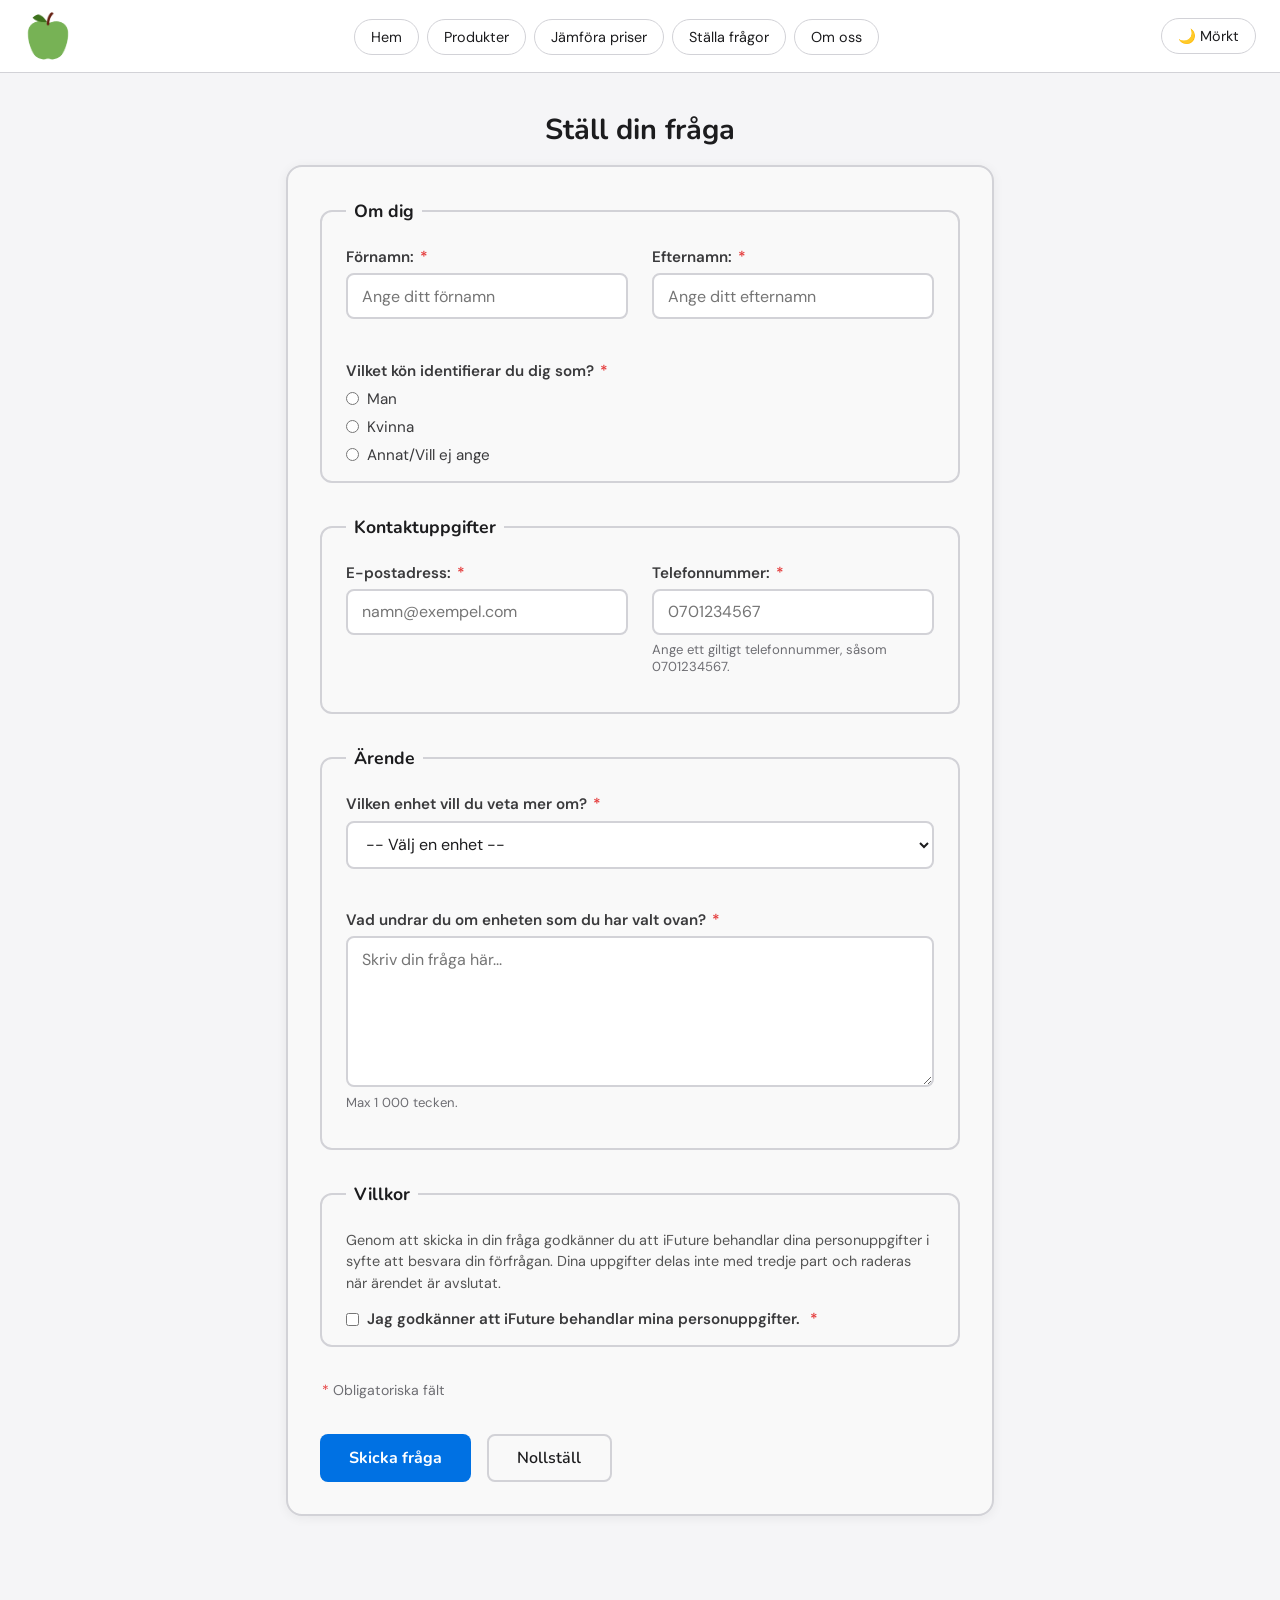
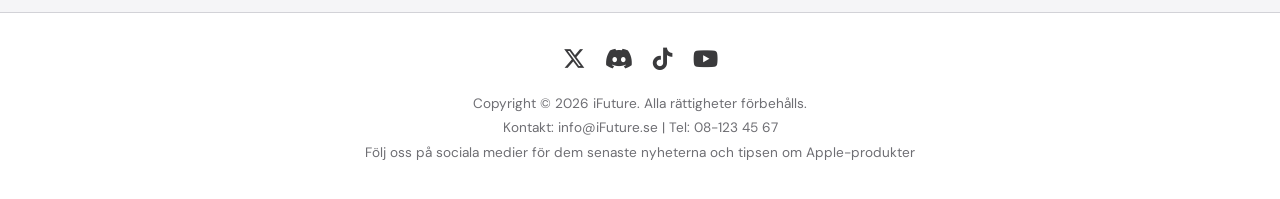
<file: questions.html>
<!DOCTYPE html>
<html lang="sv">

<head>
    <!-- Dokumentets teckenkodning -->
    <meta charset="UTF-8">
    <!-- Gör sidan responsiv på olika skärmstorlekar -->
    <meta name="viewport" content="width=device-width, initial-scale=1.0">
    <!-- Titel på webbsidan som visas i webbläsarfliken -->
    <title>Ställa frågor - iFuture</title>
    <!-- Favicon: En liten ikon i webbläsarfliken -->
    <link rel="icon" type="images/x-icon" href="images/profile.png">
    <!-- Google Fonts: Inter, Roboto och Montserrat -->
    <link
        href="https://fonts.googleapis.com/css2?family=Nunito:wght@600;700&family=DM+Sans:wght@400;500;600&display=swap"
        rel="stylesheet">
    <!-- Font Awesome: Ikoner för sociala medier -->
    <link rel="stylesheet" href="https://cdnjs.cloudflare.com/ajax/libs/font-awesome/6.5.0/css/all.min.css">
    <!-- Kopplar in CSS-stilfilen -->
    <link rel="stylesheet" href="css/style.css">
</head>

<body>
    <header>
        <!-- Logotypen är klickbar och leder till startsidan -->
        <a href="index.html" class="logo">
            <img src="images/profile.png" alt="iFuture logotyp - gå till startsidan" width="225" height="225">
        </a>
        <!-- En knapp som tillåter att man kan kan ändra temat på webbsidan från mörk till ljust och tvärtom -->
        <button class="change_color" aria-label="Byt till mörk läge">
            🌙 Mörkt
        </button>
        <!-- Navigationsmeny med länkar till andra webbsidor samt en hamburgermeny för mobilskärmen -->
        <button class="hamburger" aria-label="Öppna meny" aria-expanded="false" aria-controls="nav-menu">
            <span class="hamburger-bar"></span>
            <span class="hamburger-bar"></span>
            <span class="hamburger-bar"></span>
        </button>
        <div class="nav" id="nav-menu">
            <ul>
                <li><a href="index.html" class="button">Hem</a></li>
                <li><a href="products.html" class="button">Produkter</a></li>
                <li><a href="price_matching.html" class="button">Jämföra priser</a></li>
                <li><a href="questions.html" class="button">Ställa frågor</a></li>
                <li><a href="about_us.html" class="button">Om oss</a></li>
            </ul>
        </div>
    </header>
    <main>
        <section class="ask-questions-section">
            <!-- Huvudrubrik -->
            <div class="title_2">
                <h1>Ställ din fråga</h1>
            </div>

            <!-- Yttre wrapper för centrering -->
            <div class="form-wrapper">
                <!-- Yttre ruta som håller ihop hela formuläret -->
                <div class="form-outer-box">

                    <form class="question-form" id="question-form" action="/skicka" method="post">

                        <!-- Sektionen om dig -->
                        <fieldset class="form-fieldset">
                            <legend>Om dig</legend>

                            <!-- Förnamn och efternamn i två kolumner -->
                            <div class="form-row">

                                <!-- Förnamn -->
                                <div class="form-group">
                                    <label for="fornamn">Förnamn: <span class="required-star"
                                            aria-hidden="true">*</span></label>
                                    <input type="text" id="fornamn" name="fornamn" placeholder="Ange ditt förnamn"
                                        autocomplete="given-name" required aria-describedby="fornamn-error">
                                    <span class="form-error" id="fornamn-error" role="alert" aria-live="polite"></span>
                                </div>

                                <!-- Efternamn -->
                                <div class="form-group">
                                    <label for="efternamn">Efternamn: <span class="required-star"
                                            aria-hidden="true">*</span></label>
                                    <input type="text" id="efternamn" name="efternamn" placeholder="Ange ditt efternamn"
                                        autocomplete="family-name" required aria-describedby="efternamn-error">
                                    <span class="form-error" id="efternamn-error" role="alert"
                                        aria-live="polite"></span>
                                </div>

                            </div>

                            <!-- Kön -->
                            <div class="form-group">
                                <fieldset class="radio-fieldset">
                                    <legend>Vilket kön identifierar du dig som? <span class="required-star"
                                            aria-hidden="true">*</span></legend>
                                    <div class="radio-group">
                                        <label class="radio-label">
                                            <input type="radio" name="kon" value="man" required>
                                            Man
                                        </label>
                                        <label class="radio-label">
                                            <input type="radio" name="kon" value="kvinna">
                                            Kvinna
                                        </label>
                                        <label class="radio-label">
                                            <input type="radio" name="kon" value="annat">
                                            Annat/Vill ej ange
                                        </label>
                                    </div>
                                </fieldset>
                            </div>
                        </fieldset>

                        <!-- Sektion för kontaktuppgifter -->
                        <fieldset class="form-fieldset">
                            <legend>Kontaktuppgifter</legend>

                            <!-- E-post och telefon i två kolumner -->
                            <div class="form-row">

                                <!-- E-postadress -->
                                <div class="form-group">
                                    <label for="epost">E-postadress: <span class="required-star"
                                            aria-hidden="true">*</span></label>
                                    <input type="email" id="epost" name="epost" placeholder="namn@exempel.com"
                                        autocomplete="email" required aria-describedby="epost-error">
                                    <span class="form-error" id="epost-error" role="alert" aria-live="polite"></span>
                                </div>

                                <!-- Telefonnummer -->
                                <div class="form-group">
                                    <label for="telefonnummer">Telefonnummer: <span class="required-star"
                                            aria-hidden="true">*</span></label>
                                    <input type="tel" id="telefonnummer" name="telefonnummer" placeholder="0701234567"
                                        autocomplete="tel" pattern="[0-9\s\+\-]{7,15}" required
                                        aria-describedby="phone-error phone-hint">
                                    <span class="form-hint" id="phone-hint">Ange ett giltigt telefonnummer, såsom
                                        0701234567.</span>
                                    <span class="form-error" id="phone-error" role="alert" aria-live="polite"></span>
                                </div>

                            </div>
                        </fieldset>

                        <!-- Sektion för ärende -->
                        <fieldset class="form-fieldset">
                            <legend>Ärende</legend>

                            <!-- Välj enhet -->
                            <div class="form-group">
                                <label for="enhet">Vilken enhet vill du veta mer om? <span class="required-star"
                                        aria-hidden="true">*</span></label>
                                <select id="enhet" name="enhet" required aria-describedby="device-error">
                                    <option value="">-- Välj en enhet --</option>
                                    <optgroup label="iPhone">
                                        <option value="iPhone 17 Pro Max">iPhone 17 Pro Max</option>
                                        <option value="iPhone 17 Pro">iPhone 17 Pro</option>
                                        <option value="iPhone Air">iPhone Air</option>
                                        <option value="iPhone 17">iPhone 17</option>
                                        <option value="iPhone 17e">iPhone 17e</option>
                                    </optgroup>
                                    <optgroup label="MacBook">
                                        <option value="MacBook Pro (M5 Pro och M5 Max)">MacBook Pro (M5 Pro och M5 Max)
                                        </option>
                                        <option value="MacBook Pro (M5)">MacBook Pro (M5)</option>
                                        <option value="MacBook Air (M5)">MacBook Air (M5)</option>
                                        <option value="MacBook Neo">MacBook Neo</option>
                                        <option value="MacBook Air (M4)">MacBook Air (M4)</option>
                                    </optgroup>
                                    <optgroup label="iPad">
                                        <option value="iPad Pro (M5)">iPad Pro (M5)</option>
                                        <option value="iPad Air (M4)">iPad Air (M4)</option>
                                        <option value="iPad Air (M3)">iPad Air (M3)</option>
                                        <option value="iPad (11th gen) (A16)">iPad (11th gen) (A16)</option>
                                    </optgroup>
                                    <optgroup label="Display">
                                        <option value="Studio Display XDR">Studio Display XDR</option>
                                        <option value="Studio Display">Studio Display</option>
                                    </optgroup>
                                    <optgroup label="Apple Watch">
                                        <option value="Apple Watch Series Ultra 3">Apple Watch Series Ultra 3</option>
                                        <option value="Apple Watch Series 11">Apple Watch Series 11</option>
                                    </optgroup>
                                    <optgroup label="AirPods">
                                        <option value="AirPods Pro 3">AirPods Pro 3</option>
                                    </optgroup>
                                </select>
                                <span class="form-error" id="device-error" role="alert" aria-live="polite"></span>
                            </div>

                            <!-- Frågetext -->
                            <div class="form-group">
                                <label for="fraga" id="question-label">Vad undrar du om enheten som du har valt ovan?
                                    <span class="required-star" aria-hidden="true">*</span></label>
                                <textarea id="fraga" name="fraga" rows="6" placeholder="Skriv din fråga här..."
                                    maxlength="1000" required
                                    aria-describedby="question-error question-hint"></textarea>
                                <span class="form-hint" id="question-hint">Max 1 000 tecken.</span>
                                <span class="form-error" id="question-error" role="alert" aria-live="polite"></span>
                            </div>
                        </fieldset>

                        <!-- Sektion för användarvillkor -->
                        <fieldset class="form-fieldset">
                            <legend>Villkor</legend>
                            <div class="form-group">
                                <p class="terms-text">Genom att skicka in din fråga godkänner du att iFuture
                                    behandlar dina personuppgifter i syfte att besvara din förfrågan. Dina uppgifter
                                    delas inte med tredje part och raderas när ärendet är avslutat.</p>
                                <label class="radio-label">
                                    <input type="checkbox" id="terms" name="terms" required>
                                    Jag godkänner att iFuture behandlar mina personuppgifter. <span
                                        class="required-star" aria-hidden="true">*</span>
                                </label>
                            </div>
                        </fieldset>

                        <!-- Obligatoriska fält-förklaring -->
                        <p class="required-note"><span class="required-star" aria-hidden="true">*</span> Obligatoriska
                            fält
                        </p>

                        <!-- Knappar -->
                        <div class="form-buttons">
                            <button type="submit" class="btn btn-submit">Skicka fråga</button>
                            <button type="reset" class="btn btn-reset">Nollställ</button>
                        </div>

                    </form>

                    <!-- Bekräftelseskärm som visas efter att formuläret skickats -->
                    <div id="question-result" style="display:none;">
                        <h2>Tack för din fråga! ✅</h2>
                        <p>En av våra medarbetare kommer att kontakta dig inom <strong>2 arbetsdagar</strong> via den
                            e-postadress eller det telefonnummer som du har angett.</p>
                        <div id="question-summary"></div>
                        <!-- Knapp för att gå tillbaka till formuläret -->
                        <button class="btn btn-back" id="btn-back">Gå tillbaka</button>
                    </div>

                </div>
            </div>
        </section>
    </main>
    <footer>
        <!-- Ikoner med länkar till IFutures sociala medier plattformar -->
        <div class="footer-social">
            <a href="https://x.com/?lang=sv" target="_blank" aria-label="iFuture på X"><i
                    class="fa-brands fa-x-twitter"></i></a>
            <a href="https://discord.com" target="_blank" aria-label="iFuture på Discord"><i
                    class="fa-brands fa-discord"></i></a>
            <a href="https://tiktok.com" target="_blank" aria-label="iFuture på TikTok"><i
                    class="fa-brands fa-tiktok"></i></a>
            <a href="https://youtube.com" target="_blank" aria-label="iFuture på YouTube"><i
                    class="fa-brands fa-youtube"></i></a>
        </div>
        <!-- Upphovsrättsstämpel och kontaktuppgifter -->
        <p>Copyright © 2026 iFuture. Alla rättigheter förbehålls.</p>
        <p>Kontakt: info@iFuture.se | Tel: 08-123 45 67</p>
        <p>Följ oss på sociala medier för dem senaste nyheterna och tipsen om Apple-produkter</p>
    </footer>

    <!-- Kopplar in JavaScriptet -->
    <script src="js/script.js"></script>
</body>

</html>
</file>
<file: css/style.css>
/* ============================================================
   iFuture - style.css

   TYPSNITT:
   - 'Nunito'  - displaytypsnitt för rubriker (h1-h3)
   - 'DM Sans' - brödtexttypsnitt för all övrig text

   FÄRGER (Apple.com-inspirerade):
   - #f5f5f7  Ljusgrå       - bakgrundsfärg för body och main
   - #ffffff  Vit           - kortbakgrunder, fakta-boxar och header
   - #f0f0f5  Ljusgrå       - alternativ yta för produktkort
   - #1c1c1e  Nästan svart  - primär textfärg
   - #3a3a3c  Mörkgrå       - sekundär textfärg
   - #6e6e73  Grå           - footer-text
   - #d2d2d7  Ljusgrå       - kantlinjer och avdelare
   - #0071e3  Apple-blå     - primärknapp och interaktionsfärg
   ============================================================ */


/* ------------------------------------------------------------
   1. Grundstilar (Reset och Global)
   ------------------------------------------------------------ */

/* Nollställer alla element i alla webbläsare */
* {
    /* Tar bort standardmarginaler */
    margin: 0;
    /* Tar bort standardpadding */
    padding: 0;
    /* Gör att padding och border ingår i elementets totala bredd/höjd */
    box-sizing: border-box;
}

/* Grundstil för hela webbsidan */
body {
    /* Ljusgrå bakgrundsfärg - Apples standardbakgrund */
    background-color: #f5f5f7;
    /* Nästan svart textfärg */
    color: #1c1c1e;
    /* Brödtexttypsnitt för hela sidan */
    font-family: 'DM Sans', Arial, Helvetica, sans-serif;
}

/* Samtliga rubriker */
h1,
h2,
h3 {
    /* Displaytypsnitt för alla rubriker */
    font-family: 'Nunito', Arial, Helvetica, sans-serif;
}

/* Samtliga stycken */
p {
    /* Brödtexttypsnitt för stycken */
    font-family: 'DM Sans', Arial, Helvetica, sans-serif;
    /* Mörkgrå textfärg */
    color: #3a3a3c;
    /* Radavstånd för god läsbarhet */
    line-height: 1.6;
}

/* Listor - tar bort bullets globalt */
ul {
    /* Tar bort bullets på listor */
    list-style: none;
}

/* Samtliga bilder */
img {
    /* Bilden får aldrig vara bredare än sin behållare */
    max-width: 100%;
    /* Höjden anpassas automatiskt */
    height: auto;
    /* Tar bort oönskat mellanrum under bilder */
    display: block;
}

/* Samtliga länkar */
a {
    /* Mörkgrå textfärg på alla länkar som standard */
    color: #1c1c1e;
    /* Tar bort understrykning på länkar */
    text-decoration: none;
}


/* ------------------------------------------------------------
   2. Header:
      En horisontell rad: logotyp till vänster,
      nav i mitten och mörkt-knapp till höger.
      Logotypen är klickbar och leder till startsidan.
      .name är dold via CSS men bevarad i HTML.
   ------------------------------------------------------------ */

/* Header-container - en horisontell rad */
header {
    /* Vit bakgrundsfärg */
    background-color: #ffffff;
    /* Subtil grå linje längst ner */
    border-bottom: 1px solid #d2d2d7;
    /* Flexbox för horisontell layout */
    display: flex;
    /* Logotyp till vänster, nav i mitten, knapp till höger */
    justify-content: space-between;
    /* Centrerar innehållet vertikalt */
    align-items: center;
    /* Inre utfyllnad runt hela headern */
    padding: 12px 24px;
}

/* Logotypen - klickbar länk till startsidan */
.logo {
    /* Tar bort länkstil */
    text-decoration: none;
    /* Flexbox för att centrera bilden vertikalt */
    display: flex;
    /* Centrerar vertikalt */
    align-items: center;
    /* Placering i flexbox där 1 innebär att logotypen kommer först */
    order: 1;
}

/* Logotypbilden */
.logo img {
    /* Fast bredd på logotypen */
    width: 48px;
    /* Fast höjd på logotypen */
    height: 48px;
    /* Gör logotypen rund */
    border-radius: 50%;
}

/* Döljer webbplatsnamnet "iFuture" - logotypen räcker */
.name {
    /* Döljer elementet helt utan att ta bort det från HTML */
    display: none;
}

/* Navigationsmeny med alla sidalänkar */
.nav {
    /* Brödtexttypsnitt */
    font-family: 'DM Sans', Arial, Helvetica, sans-serif;
    /* Placering i flexbox där navigationsmenyn kommer efter logotypen, alltså på andra platsen */
    order: 2;
}

/* Lista med navigationslänkar */
.nav ul {
    /* Flexbox för horisontell rad */
    display: flex;
    /* Radbrytning inaktiveras - alla knappar på samma rad */
    flex-wrap: nowrap;
    /* Centrerar länkarna */
    justify-content: center;
    /* Avstånd mellan länkarna */
    gap: 8px;
}

/* Enskilda navigationslänkar - Apple-stil pill-knappar */
.nav a.button {
    /* Brödtexttypsnitt */
    font-family: 'DM Sans', Arial, Helvetica, sans-serif;
    /* Textstorlek */
    font-size: 0.9rem;
    /* Mörkgrå textfärg */
    color: #1c1c1e;
    /* Genomskinlig bakgrund */
    background-color: transparent;
    /* Subtil grå kantlinje */
    border: 1px solid #d2d2d7;
    /* Pill-form */
    border-radius: 980px;
    /* Inre utfyllnad */
    padding: 8px 16px;
    /* Tar bort understrykning */
    text-decoration: none;
    /* Hindrar texten från att radbryta */
    white-space: nowrap;
}

/* Knapp för att byta mellan mörkt och ljust läge */
.change_color {
    /* Brödtexttypsnitt */
    font-family: 'DM Sans', Arial, Helvetica, sans-serif;
    /* Textstorlek */
    font-size: 0.9rem;
    /* Mörkgrå textfärg */
    color: #1c1c1e;
    /* Genomskinlig bakgrund */
    background-color: transparent;
    /* Subtil grå kantlinje */
    border: 1px solid #d2d2d7;
    /* Pill-form */
    border-radius: 980px;
    /* Inre utfyllnad */
    padding: 8px 16px;
    /* Markören ändras till en hand vid hover */
    cursor: pointer;
    /* Hindrar texten från att radbryta */
    white-space: nowrap;
    /* Flexbox-ordning där knappen placeras efter logotypen och navigationsmenyn, alltså på den tredje platsen */
    order: 3;
}


/* ------------------------------------------------------------
   3. Main - Gemensamma sektionsstilar 
   ------------------------------------------------------------ */

/* Huvudinnehållet på alla sidor */
main {
    /* Maxbredd för innehållet */
    max-width: 1200px;
    /* Centrerar main-elementet horisontellt */
    margin: 0 auto;
    /* Inre utfyllnad runt innehållet */
    padding: 32px 24px 48px;
}

/* Sektionsrubrik (h1) */
.title_2 h1 {
    /* Displaytypsnitt */
    font-family: 'Nunito', Arial, Helvetica, sans-serif;
    /* Stor textstorlek */
    font-size: 1.8rem;
    /* Fetstil */
    font-weight: 700;
    /* Nästan svart textfärg */
    color: #1c1c1e;
    /* Centrerad rubrik */
    text-align: center;
    /* Avstånd ovanför rubriken */
    margin-top: 5px;
    /* Avstånd nedanför rubriken */
    margin-bottom: 16px;
}

/* Underrubrik för produktkategorier (h2 i .title_2) */
.title_2 h2 {
    /* Displaytypsnitt */
    font-family: 'Nunito', Arial, Helvetica, sans-serif;
    /* Textstorlek */
    font-size: 1.3rem;
    /* Halvfet stil */
    font-weight: 700;
    /* Mörkgrå textfärg */
    color: #3a3a3c;
    /* Centrerad underrubrik */
    text-align: center;
    /* Avstånd ovanför */
    margin-top: 20px;
    /* Avstånd nedanför */
    margin-bottom: 12px;
}

/* Horisontell avdelare */
.underline {
    /* En subtil grå linje */
    border-bottom: 1px solid #d2d2d7;
    /* Avstånd ovanför linjen */
    margin-top: 10px;
    /* Centrerar linjen */
    margin-left: auto;
    /* Centrerar linjen */
    margin-right: auto;
}

/* Korten i about-contact-sektionen tar lika mycket plats */
.about-contact-section .product-item {
    /* Varje kort tar lika stor del av bredden */
    flex: 1;
}

/* Länkar inuti faktaboxen */
.fact a {
    /* Tar bort standard-understrykningen från länkar */
    text-decoration: none;

    /* Sätter länkens färg till blå */
    color: #0071e3;

    /* Gör det möjligt att positionera pseudo-element relativt till länken */
    position: relative;
}

/* Skapar en animerad underline med ett pseudo-element */
.fact a::after {
    /* Krävs för att pseudo-elementet ska visas */
    content: "";

    /* Positionerar linjen i förhållande till länken */
    position: absolute;

    /* Startar från vänster kant */
    left: 0;

    /* Placerar linjen strax under texten */
    bottom: -2px;

    /* Gör linjen lika bred som texten */
    width: 100%;

    /* Bestämmer linjens tjocklek */
    height: 2px;

    /* Använder samma färg som texten */
    background-color: currentColor;

    /* Börjar med att linjen är osynlig (0 i bredd via skala) */
    transform: scaleX(0);

    /* Animerar förändringen av skalan */
    transition: transform 0.3s ease;

    /* Gör att animationen startar från vänster */
    transform-origin: left;
}

/* När användaren håller musen över länken */
.fact a:hover::after {
    /* Linjen växer till full bredd */
    transform: scaleX(1);
}

/* Tar bort understrykningsanimation från .btn-knappar inuti faktaboxar */
.fact a.btn::after {
    display: none;
}

/* Avstånd mellan stycken i faktaboxar */
.fact p+p {
    /* Avstånd ovanför varje stycke som följer efter ett annat */
    margin-top: 12px;
}

/* Länkar i faktaboxen i mörkt läge */
body.dark-mode .fact a {
    /* Ändrar färgen till ljusare blå för bättre kontrast */
    color: #4da3ff;
}

/* Fakta-box - informationstext på startsidan */
.fact {
    /* Brödtexttypsnitt */
    font-family: 'DM Sans', Arial, Helvetica, sans-serif;
    /* Mörkgrå textfärg */
    color: #3a3a3c;
    /* Yttre marginal */
    margin: 5px;
    /* Rundade hörn */
    border-radius: 10px;
    /* Inre utfyllnad */
    padding: 15px 20px;
    /* Vit bakgrundsfärg */
    background-color: #ffffff;
    /* En mjuk skugga */
    box-shadow: 0 2px 6px rgba(0, 0, 0, 0.08);
}

/* Rad med produktkort och nyheter via Flexbox */
.products-row {
    /* Flexbox för horisontell layout av korten */
    display: flex;
    /* Avstånd mellan korten */
    gap: 20px;
    /* Centrerar korten horisontellt */
    justify-content: center;
    /* Bryter till ny rad när utrymmet tar slut */
    flex-wrap: wrap;
    /* Jämnar ut höjden på alla kort */
    align-items: stretch;
    /* Maxbredd - tre kort à 360px + marginaler + gap = ca 1180px */
    max-width: 1180px;
    /* Centrerar raden i main */
    margin-left: auto;
    /* Centrerar raden i main */
    margin-right: auto;
}

/* Enskilt produkt- eller nyhetskort - tre per rad på desktop */
.product-item {
    /* Flexbox för vertikal layout inuti kortet */
    display: flex;
    /* Staplar innehållet i kortet vertikalt */
    flex-direction: column;
    /* Växer och krymper lika - grunden för tre per rad */
    flex: 1 1 0;
    /* Minsta bredd - under denna bryts till färre per rad */
    min-width: 280px;
    /* Maxbredd - håller korten lagom breda */
    max-width: 360px;
    /* Yttre marginal runt boxarna */
    margin: 10px;
    /* Rundade hörn */
    border-radius: 10px;
    /* Inre utfyllnad */
    padding: 10px;
    /* Ljusgrå bakgrundsfärg */
    background-color: #f0f0f5;
    /* En mjuk skugga */
    box-shadow: 0 2px 6px rgba(0, 0, 0, 0.08);
}

/* Produktkortsrubrik (h2 och h3 i .title_3) */
.title_3 h2,
.title_3 h3 {
    /* Displaytypsnitt */
    font-family: 'Nunito', Arial, Helvetica, sans-serif;
    /* Textstorlek - mindre än sektionsrubrikens 1.8rem */
    font-size: 1.1rem;
    /* Indrag till vänster */
    margin-left: 7px;
    /* Avstånd nedanför rubriken */
    margin-bottom: 8px;
}

/* Fakta-box inuti produktkortet - beskrivningstext */
.product-item .fact {
    /* Tar tillgänglig höjd - fyller utrymmet i kortet */
    flex: 1;
    /* Avstånd nedanför fakta-boxen till nästa box */
    margin-bottom: 6px;
}

/* Specifikationsbox och fakta-box lika höga via flex på product-item */
.product-item .product-specs {
    /* Litet mellanrum ovanför specifikationsboxen */
    margin-top: 6px;
    /* Tar tillgänglig höjd */
    flex: 1;
}


/* ------------------------------------------------------------
   4. Produktkort - Bild och knappar:
      Bild på egen rad, knappar staplade under.
      Allt inuti .fact-boxen så det hålls ihop.
   ------------------------------------------------------------ */

/* Nedre del av produktkortet: bild ovanför, knappar under */
.product-bottom {
    /* Flexbox för vertikal layout */
    display: flex;
    /* Bild ovanför, knappar under */
    flex-direction: column;
    /* Avstånd mellan bild och knappar */
    gap: 10px;
    /* Tunn grå linje som separerar från beskrivningstexten */
    border-top: 1px solid #d2d2d7;
    /* Avstånd ovanför linjen */
    margin-top: 12px;
    /* Inre utfyllnad ovanför linjen */
    padding-top: 12px;
}

/* Produktbild - tar full bredd inuti boxen */
.product-bottom img {
    /* Full bredd */
    width: 100%;
    /* Fast höjd */
    height: 180px;
    /* Bilden passar inuti utan att beskäras */
    object-fit: contain;
    /* Rundade hörn */
    border-radius: 8px;
    /* Vit bakgrundsfärg bakom bilden */
    background-color: #ffffff;
    /* Inre utfyllnad runt bilden */
    padding: 10px;
}

/* Container för knappar under bilden */
.product-buttons {
    /* Flexbox för vertikalt staplade knappar */
    display: flex;
    /* Staplar knapparna vertikalt */
    flex-direction: column;
    /* Avstånd mellan knapparna */
    gap: 8px;
}

/* Specifikationsbox (Funktioner:) */
.product-specs {
    /* Yttre marginal */
    margin: 5px;
    /* Rundade hörn */
    border-radius: 10px;
    /* Inre utfyllnad */
    padding: 15px 20px;
    /* Vit bakgrundsfärg */
    background-color: #ffffff;
    /* En mjuk skugga */
    box-shadow: 0 2px 6px rgba(0, 0, 0, 0.08);
}

/* Rubriken "Funktioner:" ovanför listan */
.specs-title {
    /* Brödtexttypsnitt */
    font-family: 'DM Sans', Arial, Helvetica, sans-serif;
    /* Halvfet stil */
    font-weight: 600;
    /* Nästan svart textfärg */
    color: #1c1c1e;
    /* Avstånd nedanför rubriken */
    margin-bottom: 8px;
}

/* Specifikationslistan */
.product-specs ul {
    /* Lägger tillbaka bullets */
    list-style: disc;
    /* Indrag till vänster för att bullets ska synas */
    padding-left: 20px;
}

/* Enskilda punkter i specifikationslistan */
.product-specs li {
    /* Brödtexttypsnitt */
    font-family: 'DM Sans', Arial, Helvetica, sans-serif;
    /* Liten textstorlek */
    font-size: 0.88rem;
    /* Mörkgrå textfärg */
    color: #3a3a3c;
    /* Radavstånd */
    line-height: 1.6;
    /* Avstånd nedanför varje punkt */
    margin-bottom: 3px;
}


/* ------------------------------------------------------------
   5. Knappar - Apple-stil:
      Pill-form, sekundärknapp (outline) och
      primärknapp (fylld blå för "Köp hos Apple").
   ------------------------------------------------------------ */

/* Gemensam bas för alla knappar med klassen .btn */
.btn {
    /* Brödtexttypsnitt */
    font-family: 'DM Sans', Arial, Helvetica, sans-serif;
    /* Textstorlek */
    font-size: 0.85rem;
    /* Halvfet stil */
    font-weight: 500;
    /* Inre utfyllnad */
    padding: 9px 16px;
    /* Pill-form */
    border-radius: 980px;
    /* Tar bort understrykning */
    text-decoration: none;
    /* Gör länken till ett block */
    display: block;
    /* Centrerad text */
    text-align: center;
    /* Hindrar texten från att radbryta */
    white-space: nowrap;
    /* Sekundärknapp: outline-stil */
    background-color: transparent;
    /* Apple-blå textfärg */
    color: #0071e3;
    /* Apple-blå kantlinje */
    border: 1px solid #0071e3;
}

/* Primärknapp - "Köp hos Apple" identifieras via target="_blank" */
.btn[target="_blank"] {
    /* Fylld Apple-blå bakgrundsfärg */
    background-color: #0071e3;
    /* Vit textfärg */
    color: #ffffff;
    /* Kantlinje matchar bakgrundsfärgen */
    border: 1px solid #0071e3;
}

/* Emoji-markeringsknapp på nyhetskortet */
.btn-emoji {
    /* Placeras i vänsterkanten av kortet */
    align-self: flex-start;
    /* Brödtexttypsnitt */
    font-family: 'DM Sans', Arial, Helvetica, sans-serif;
    /* Genomskinlig bakgrund */
    background-color: transparent;
    /* Mörkgrå textfärg */
    color: #1c1c1e;
    /* Subtil grå kantlinje */
    border: 1px solid #d2d2d7;
    /* Pill-form */
    border-radius: 980px;
    /* Inre utfyllnad */
    padding: 6px 14px;
    /* Textstorlek */
    font-size: 0.9rem;
    /* Markören ändras till en hand */
    cursor: pointer;
}


/* ------------------------------------------------------------
   6. index.html - Startsidan
   ------------------------------------------------------------ */

/* Informationssektionen */
.info-section {
    /* Avstånd nedanför sektionen */
    margin-bottom: 28px;
}

/* Nyhetssektionen */
.news-section {
    /* Avstånd nedanför sektionen */
    margin-bottom: 28px;
}

/* Rekommenderade produkter-sektionen */
.products-section {
    /* Avstånd nedanför sektionen */
    margin-bottom: 28px;
}


/* ------------------------------------------------------------
   7. products.html - Produktsidan
   ------------------------------------------------------------ */

/* Container för sökfältet */
.search-section {
    /* Centrerar sökfältet */
    text-align: center;
    /* Avstånd nedanför sökfältet */
    margin-bottom: 24px;
}

/* Sökfältet */
.search-input {
    /* Brödtexttypsnitt */
    font-family: 'DM Sans', Arial, Helvetica, sans-serif;
    /* Textstorlek */
    font-size: 0.95rem;
    /* Nästan svart textfärg */
    color: #1c1c1e;
    /* Vit bakgrundsfärg */
    background-color: #ffffff;
    /* Subtil grå kantlinje */
    border: 1px solid #d2d2d7;
    /* Pill-form */
    border-radius: 999px;
    /* Inre utfyllnad */
    padding: 10px 20px;
    /* Full bredd upp till maxbredden */
    width: 100%;
    /* Maxbredd */
    max-width: 600px;
    /* En mjuk skugga */
    box-shadow: 0 2px 4px rgba(0, 0, 0, 0.06);
}


/* ------------------------------------------------------------
   8. price_matching.html - Jämför priser-sidan:
      Innehåll implementeras med JavaScript.
   ------------------------------------------------------------ */

/* Container för sektionen */
.price_matching-section {
    /* Avstånd nedanför sektionen */
    margin-bottom: 28px;
}

/* Container för sektionen */
.price_matching-section {
    /* Avstånd nedanför sektionen */
    margin-bottom: 28px;
}

/* Beskrivningstext ovanför sökfältet */
.pm-description {
    /* Maxbredd för läsbarhet */
    max-width: 700px;
    /* Centrerar texten horisontellt */
    margin-left: auto;
    margin-right: auto;
    /* Avstånd nedanför */
    margin-bottom: 28px;
    /* Centrerar texten */
    text-align: center;
}

/* Sökfält-sektionen för prisjämförelsewebbsidan */
.pm-search-section {
    /* Avstånd nedanför sökfältet */
    margin-bottom: 32px;
    /* Centrerar innehållet */
    text-align: center;
    /* Positionering för dropdown */
    position: relative;
}

/* Wrapper för sökfält + sökknapp */
.pm-search-wrapper {
    /* Flexbox för horisontell layout */
    display: inline-flex;
    /* Centrerar innehållet vertikalt */
    align-items: center;
    /* Maxbredd */
    max-width: 640px;
    /* Full bredd upp till maxbredden */
    width: 100%;
    /* En mjuk skugga */
    box-shadow: 0 2px 8px rgba(0, 0, 0, 0.08);
    /* Pill-form runt hela wrappern */
    border-radius: 980px;
    /* Vit bakgrundsfärg */
    background-color: #ffffff;
    /* Subtil grå kantlinje */
    border: 1px solid #d2d2d7;
    /* Animerar kantlinje vid fokus */
    transition: border-color 0.2s, box-shadow 0.2s;
}

/* Fokusring när sökfältet är aktivt */
.pm-search-wrapper:focus-within {
    /* Apple-blå kantlinje vid fokus */
    border-color: #0071e3;
    /* Blå glöd vid fokus */
    box-shadow: 0 0 0 3px rgba(0, 113, 227, 0.2);
}

/* Sökfältet inuti wrappern */
.pm-search-input {
    /* Tar upp allt tillgängligt utrymme */
    flex: 1;
    /* Tar bort kantlinjen - wrappern har kantlinjen */
    border: none;
    /* Genomskinlig bakgrund */
    background-color: transparent;
    /* Inre utfyllnad */
    padding: 12px 20px;
    /* Brödtexttypsnitt */
    font-family: 'DM Sans', Arial, Helvetica, sans-serif;
    /* Textstorlek */
    font-size: 0.95rem;
    /* Nästan svart textfärg */
    color: #1c1c1e;
    /* Tar bort fokusring - wrappern hanterar det */
    outline: none;
    /* Pill-form på vänster sida */
    border-radius: 980px 0 0 980px;
}

/* Sökknappen inuti wrappern */
.pm-search-btn {
    /* Brödtexttypsnitt */
    font-family: 'DM Sans', Arial, Helvetica, sans-serif;
    /* Textstorlek */
    font-size: 0.9rem;
    /* Halvfet stil */
    font-weight: 600;
    /* Vit textfärg */
    color: #ffffff;
    /* Apple-blå bakgrundsfärg */
    background-color: #0071e3;
    /* Tar bort standardkantlinjen på knappar */
    border: none;
    /* Pill-form på höger sida */
    border-radius: 0 980px 980px 0;
    /* Inre utfyllnad */
    padding: 12px 20px;
    /* Markören ändras till en hand */
    cursor: pointer;
    /* Hindrar texten från att radbryta */
    white-space: nowrap;
    /* Animerar bakgrundsfärgen */
    transition: background-color 0.2s;
    /* Avstånd mellan ikon och text */
    gap: 6px;
    /* Flexbox för ikon + text */
    display: flex;
    align-items: center;
    /* Hindrar knappen från att krympas ihop av sökfältet */
    flex-shrink: 0;
}

/* Sökknappen vid hover */
.pm-search-btn:hover {
    /* Mörkare blå vid hover */
    background-color: #005cbf;
}

/* Autocomplete-dropdown */
.pm-suggestions {
    /* Positioneras under sökfältet */
    position: absolute;
    /* Placeras direkt under sökfältet */
    top: calc(100% + 6px);
    /* Centreras horisontellt */
    left: 50%;
    transform: translateX(-50%);
    /* Samma bredd som sökfältet */
    width: 100%;
    /* Maxbredd */
    max-width: 640px;
    /* Vit bakgrundsfärg */
    background-color: #ffffff;
    /* Subtil grå kantlinje */
    border: 1px solid #d2d2d7;
    /* Rundade hörn */
    border-radius: 12px;
    /* En mjuk skugga */
    box-shadow: 0 4px 16px rgba(0, 0, 0, 0.12);
    /* Tar bort bullets */
    list-style: none;
    /* Inre utfyllnad */
    padding: 6px 0;
    /* Placeras ovanpå annat innehåll */
    z-index: 100;
    /* Maxhöjd för scrollbarhet */
    max-height: 280px;
    /* Scrollning om listan är lång */
    overflow-y: auto;
    /* Tar bort standardmarginalen på listor */
    margin: 0;
}

/* Enskilda autocomplete-förslag */
.pm-suggestions li {
    /* Inre utfyllnad */
    padding: 10px 16px;
    /* Brödtexttypsnitt */
    font-family: 'DM Sans', Arial, Helvetica, sans-serif;
    /* Textstorlek */
    font-size: 0.95rem;
    /* Mörkgrå textfärg */
    color: #1c1c1e;
    /* Markören ändras till en hand */
    cursor: pointer;
    /* Animerar bakgrundsfärgen */
    transition: background-color 0.15s;
    /* Texten vänsterjusterad */
    text-align: left;
}

/* Förslag vid hover eller tangentbordsnavigering */
.pm-suggestions li:hover,
.pm-suggestion--active {
    /* Ljusblå bakgrundsfärg */
    background-color: #e8f0fd;
    /* Apple-blå textfärg */
    color: #0071e3;
}


/* ------------------------------------------------------------
   Laddningsindikatorn
   ------------------------------------------------------------ */

/* Laddningsindikatorns container */
.pm-loading {
    /* Centrerar innehållet */
    text-align: center;
    /* Avstånd ovanför */
    margin-top: 24px;
    /* Flexbox för vertikal layout */
    display: flex;
    /* Staplar spinner och text vertikalt */
    flex-direction: column;
    /* Centrerar innehållet */
    align-items: center;
    /* Avstånd mellan spinner och text */
    gap: 12px;
}

/* Döljer laddningsindikatorn när hidden-attributet är satt.
   Behövs eftersom display: flex annars åsidosätter hidden. */
.pm-loading[hidden] {
    display: none;
}

/* Laddningstext */
.pm-loading p {
    /* Mörkgrå textfärg */
    color: #6e6e73;
    /* Textstorlek */
    font-size: 0.95rem;
}

/* Snurrande spinner */
.pm-spinner {
    /* Bredd */
    width: 36px;
    /* Höjd */
    height: 36px;
    /* Rund form */
    border-radius: 50%;
    /* Ljusgrå cirkel med Apple-blå segment */
    border: 3px solid #d2d2d7;
    border-top-color: #0071e3;
    /* Spinner-animation */
    animation: pm-spin 0.8s linear infinite;
    /* Gör det till ett blockelement */
    display: block;
}

/* Nyckelbilder för spinner-animationen */
@keyframes pm-spin {
    to {
        transform: rotate(360deg);
    }
}


/* ------------------------------------------------------------
   Felmeddelande
   ------------------------------------------------------------ */

/* Felmeddelande-container */
.pm-error {
    /* Avstånd ovanför */
    margin-top: 24px;
    /* Maxbredd */
    max-width: 640px;
    /* Centreras horisontellt */
    margin-left: auto;
    margin-right: auto;
    /* Ljusröd bakgrundsfärg */
    background-color: #fff5f5;
    /* Röd kantlinje */
    border: 1px solid #fc8181;
    /* Rundade hörn */
    border-radius: 12px;
    /* Inre utfyllnad */
    padding: 16px 20px;
    /* Centrerar texten */
    text-align: center;
}

/* Felmeddelande-texten */
.pm-error p {
    /* Röd textfärg */
    color: #c53030;
    /* Textstorlek */
    font-size: 0.95rem;
}


/* ------------------------------------------------------------
   Resultatsektionen - Produktrubrik och kortfattad tilläggsinformation 
   ------------------------------------------------------------ */

/* Resultat-container */
#pm-result-content {
    /* Avstånd ovanför */
    margin-top: 16px;
}

/* Rubrik och metainfo-container */
.pm-result-header {
    /* Centrerad text */
    text-align: center;
    /* Avstånd nedanför */
    margin-bottom: 20px;
}

/* Produktrubrik i resultatsektion - används av div#pm-product-name
   som ersätter h3-taggen för att undvika validatorvarning om tom rubrik.
   Ger samma visuella stil som h3 hade */
.pm-result-header .pm-product-title {
    /* Displaytypsnitt */
    font-family: 'Nunito', Arial, Helvetica, sans-serif;
    /* Textstorlek */
    font-size: 1.4rem;
    /* Fetstil */
    font-weight: 700;
    /* Nästan svart textfärg */
    color: #1c1c1e;
    /* Avstånd nedanför */
    margin-bottom: 4px;
}

/* Metainformation under produktrubriken */
.pm-result-meta {
    /* Grå textfärg */
    color: #6e6e73;
    /* Liten textstorlek */
    font-size: 0.88rem;
}


/* ------------------------------------------------------------
   Pristabell
   ------------------------------------------------------------ */

/* Wrapper för att möjliggöra horisontell scroll på liten skärm */
.pm-table-wrapper {
    /* Horisontell scroll om tabellen är för bred */
    overflow-x: auto;
    /* Mjuka rundade hörn */
    border-radius: 12px;
    /* En mjuk skugga */
    box-shadow: 0 2px 8px rgba(0, 0, 0, 0.08);
}

/* Pristabell */
.pm-table {
    /* Full bredd */
    width: 100%;
    /* Tar bort dubbelkantlinjer */
    border-collapse: collapse;
    /* Brödtexttypsnitt */
    font-family: 'DM Sans', Arial, Helvetica, sans-serif;
    /* Textstorlek */
    font-size: 0.92rem;
    /* Vit bakgrundsfärg */
    background-color: #ffffff;
    /* Mjuka rundade hörn */
    border-radius: 12px;
    /* Döljer hörnen på thead */
    overflow: hidden;
}

/* Tabellhuvud */
.pm-table thead tr {
    /* Apple-blå bakgrundsfärg */
    background-color: #0071e3;
}

/* Tabellhuvud-celler */
.pm-table thead th {
    /* Inre utfyllnad */
    padding: 12px 16px;
    /* Vit textfärg */
    color: #ffffff;
    /* Halvfet stil */
    font-weight: 600;
    /* Vänsterjusterad text */
    text-align: left;
    /* Displaytypsnitt */
    font-family: 'Nunito', Arial, Helvetica, sans-serif;
    /* Textstorlek */
    font-size: 0.9rem;
}

/* Tabellceller */
.pm-table tbody td {
    /* Inre utfyllnad */
    padding: 12px 16px;
    /* Subtil grå avdelare */
    border-bottom: 1px solid #f0f0f5;
    /* Mörkgrå textfärg */
    color: #3a3a3c;
    /* Centrerar innehållet vertikalt */
    vertical-align: middle;
}

/* Sista raden har ingen avdelare */
.pm-table tbody tr:last-child td {
    /* Tar bort kantlinjen på sista raden */
    border-bottom: none;
}

/* Varannan rad med alternativ bakgrundsfärg */
.pm-table tbody tr:nth-child(even) {
    /* Ljusgrå bakgrundsfärg */
    background-color: #f9f9fb;
}

/* Hover-effekt på tabellrader */
.pm-table tbody tr:hover {
    /* Ljusblå bakgrundsfärg vid hover */
    background-color: #e8f0fd;
    /* Smidig övergång */
    transition: background-color 0.15s;
}

/* Billigaste raden - framhävd med guld-bakgrund */
.pm-row--cheapest {
    /* Ljusgul bakgrundsfärg */
    background-color: #fffbeb !important;
}

/* Billigaste raden vid hover */
.pm-row--cheapest:hover {
    /* Något mörkare gul vid hover */
    background-color: #fef3c7 !important;
}

/* Rank-cell */
.pm-rank {
    /* Textstorlek för medaljemoji */
    font-size: 1.1rem;
    /* Centrerar emojin */
    display: inline-block;
}

/* Butiksnamn */
.pm-store-name {
    /* Halvfet stil */
    font-weight: 600;
    /* Nästan svart textfärg */
    color: #1c1c1e;
}

/* Priset i tabellen */
.pm-price {
    /* Halvfet stil */
    font-weight: 600;
    /* Nästan svart textfärg */
    color: #1c1c1e;
    /* Hindrar texten från att radbryta */
    white-space: nowrap;
}

/* Länkknapp till butiken */
.pm-store-link {
    /* Tar bort block-displayen - tabellcellen hanterar layouten */
    display: inline-flex;
    /* Centrerar ikon och text */
    align-items: center;
    /* Avstånd mellan text och ikon */
    gap: 6px;
    /* Hindrar texten från att radbryta */
    white-space: nowrap;
    /* Mindre textstorlek */
    font-size: 0.85rem;
}


/* ------------------------------------------------------------
   Lagerstatus-badge
   ------------------------------------------------------------ */

/* Gemensam bas för lagerstatus-badge */
.pm-badge {
    /* Inline-block för att se ut som en bricka */
    display: inline-block;
    /* Inre utfyllnad */
    padding: 3px 10px;
    /* Pill-form */
    border-radius: 980px;
    /* Liten textstorlek */
    font-size: 0.8rem;
    /* Halvfet stil */
    font-weight: 600;
    /* Hindrar texten från att radbryta */
    white-space: nowrap;
}

/* Grön badge: i lager */
.pm-badge--in-stock {
    /* Ljusgrön bakgrundsfärg */
    background-color: #f0fff4;
    /* Grön textfärg */
    color: #276749;
    /* Grön kantlinje */
    border: 1px solid #9ae6b4;
}

/* Röd badge: ej i lager */
.pm-badge--out-of-stock {
    /* Ljusröd bakgrundsfärg */
    background-color: #fff5f5;
    /* Röd textfärg */
    color: #c53030;
    /* Röd kantlinje */
    border: 1px solid #fc8181;
}


/* ------------------------------------------------------------
   Ansvarsfirskrivning under tabellen 
   ------------------------------------------------------------ */

/* Ansvarsfriskrivning */
.pm-disclaimer {
    /* Grå textfärg */
    color: #6e6e73;
    /* Liten textstorlek */
    font-size: 0.82rem;
    /* Centrerad text */
    text-align: center;
    /* Avstånd ovanför */
    margin-top: 16px;
}


/* ------------------------------------------------------------
   Hjälpklass: Visuellt dold men läsbar av skärmläsare
   ------------------------------------------------------------ */

/* Döljer text visuellt men behåller den för skärmläsare */
.sr-only {
    /* Tar bort elementet från det visuella flödet */
    position: absolute;
    /* Gör elementet 1px brett */
    width: 1px;
    /* Gör elementet 1px högt */
    height: 1px;
    /* Tar bort eventuell padding */
    padding: 0;
    /* Tar bort eventuell marginal */
    margin: -1px;
    /* Döljer innehåll som flödar utanför */
    overflow: hidden;
    /* Beskär innehållet */
    clip-path: inset(50%);
    /* Förhindrar radbrytning */
    white-space: nowrap;
    /* Tar bort elementet ur layoutflödet */
    border-width: 0;
}


/* ------------------------------------------------------------
   Mörk läge - Prisjämförelsewebbsidan
   ------------------------------------------------------------ */

/* Sökfält-wrapper i mörkt läge */
body.dark-mode .pm-search-wrapper {
    /* Mörk bakgrundsfärg */
    background-color: #2c2c2e;
    /* Mörkgrå kantlinje */
    border-color: #3a3a3c;
}

/* Sökfält i mörkt läge */
body.dark-mode .pm-search-input {
    /* Vit textfärg */
    color: #f5f5f7;
}

/* Placeholder-text i mörkt läge */
body.dark-mode .pm-search-input::placeholder {
    /* Grå placeholder-text */
    color: #6e6e73;
}

/* Autocomplete-dropdown i mörkt läge */
body.dark-mode .pm-suggestions {
    /* Mörk bakgrundsfärg */
    background-color: #2c2c2e;
    /* Mörkgrå kantlinje */
    border-color: #3a3a3c;
}

/* Autocomplete-förslag i mörkt läge */
body.dark-mode .pm-suggestions li {
    /* Ljus textfärg */
    color: #f5f5f7;
}

/* Hover/aktivt förslag i mörkt läge */
body.dark-mode .pm-suggestions li:hover,
body.dark-mode .pm-suggestion--active {
    /* Mörkblå bakgrundsfärg */
    background-color: #1c3a5e;
    /* Ljusblå textfärg */
    color: #4da3ff;
}

/* Pristabell i mörkt läge */
body.dark-mode .pm-table {
    /* Mörk bakgrundsfärg */
    background-color: #2c2c2e;
}

/* Tabellceller i mörkt läge */
body.dark-mode .pm-table tbody td {
    /* Mörkgrå avdelare */
    border-bottom-color: #3a3a3c;
    /* Ljus textfärg */
    color: #f5f5f7;
}

/* Varannan rad i mörkt läge */
body.dark-mode .pm-table tbody tr:nth-child(even) {
    /* Något mörkare bakgrundsfärg */
    background-color: #1c1c1e;
}

/* Hover-effekt i mörkt läge */
body.dark-mode .pm-table tbody tr:hover {
    /* Mörkblå bakgrundsfärg */
    background-color: #1c3a5e;
}

/* Billigaste raden i mörkt läge */
body.dark-mode .pm-row--cheapest {
    /* Mörkgul bakgrundsfärg */
    background-color: #2d2600 !important;
}

/* Butiksnamn i mörkt läge */
body.dark-mode .pm-store-name {
    /* Ljus textfärg */
    color: #f5f5f7;
}

/* Pris i mörkt läge */
body.dark-mode .pm-price {
    /* Ljus textfärg */
    color: #f5f5f7;
}

/* Produktrubrik-div i mörkt läge */
body.dark-mode .pm-result-header .pm-product-title {
    /* Ljus textfärg */
    color: #f5f5f7;
}

/* Felmeddelande i mörkt läge */
body.dark-mode .pm-error {
    /* Mörkröd bakgrundsfärg */
    background-color: #2d1515;
    /* Mörkröd kantlinje */
    border-color: #c53030;
}

/* Felmeddelande-text i mörkt läge */
body.dark-mode .pm-error p {
    /* Ljus röd textfärg */
    color: #fc8181;
}

/* ------------------------------------------------------------
   9. questions.html - Ställa frågor-sidan
   ------------------------------------------------------------ */

/* Huvudrubrik ovanför formuläret */
.title-2 {
    /* Centrerar rubriktexten */
    text-align: center;
    /* Avstånd nedanför rubriken */
    margin-bottom: 1.5rem;
}

/* Centrerar formuläret och begränsar bredden */
.form-wrapper {
    /* Anger en maximal bredd så formuläret inte blir för brett på stora skärmar */
    max-width: 740px;
    /* Centrerar formuläret automatiskt horisontellt, med avstånd nedtill */
    margin: 0 auto 3rem auto;
    /* Ger luft på sidorna så formuläret inte trycks mot kanten */
    padding: 0 1rem;
}

/* Yttre ruta som håller ihop hela formuläret */
.form-outer-box {
    /* Subtil grå kantlinje runt hela formulärboxen */
    border: 2px solid #d2d2d7;
    /* Rundade hörn på den yttre rutan */
    border-radius: 16px;
    /* Inre utfyllnad runt innehållet */
    padding: 2rem;
    /* Ljusgrå bakgrundsfärg på den yttre rutan */
    background-color: #f9f9f9;
    /* En svag skugga under rutan för djupkänsla */
    box-shadow: 0 2px 12px rgba(0, 0, 0, 0.06);
}

/* Staplar de tre sektionerna vertikalt med mellanrum */
.question-form {
    /* Flexbox för vertikal layout */
    display: flex;
    /* Staplar sektionerna ovanpå varandra */
    flex-direction: column;
    /* Avstånd mellan varje sektion */
    gap: 2rem;
}

/* Varje inre sektion i formuläret */
.form-fieldset {
    /* Subtil grå kantlinje runt varje sektion */
    border: 2px solid #d2d2d7;
    /* Rundade hörn på varje sektion */
    border-radius: 12px;
    /* Inre utfyllnad runt sektionens innehåll */
    padding: 1.5rem 1.5rem 1rem 1.5rem;
    /* Flexbox för vertikal layout */
    display: flex;
    /* Staplar fälten ovanpå varandra */
    flex-direction: column;
    /* Avstånd mellan varje fält */
    gap: 1.25rem;
}

/* Rubrik på varje sektion */
.form-fieldset>legend {
    /* Displaytypsnitt för rubriken */
    font-family: 'Nunito', Arial, Helvetica, sans-serif;
    /* Fetstil */
    font-weight: 700;
    /* Textstorlek */
    font-size: 1.1rem;
    /* Inre utfyllnad på sidorna så texten inte trycks mot kantlinjen */
    padding: 0 0.5rem;
    /* Nästan svart textfärg */
    color: #1c1c1e;
}

/* Kön-sektionen inuti ett fält - tar bort dubbel kantlinje */
.radio-fieldset {
    /* Tar bort standardkantlinjen på fieldset */
    border: none;
    /* Tar bort standardpadding på fieldset */
    padding: 0;
    /* Tar bort standardmarginal på fieldset */
    margin: 0;
}

/* Rubrik på kön-sektionen */
.radio-fieldset>legend {
    /* Brödtexttypsnitt */
    font-family: 'DM Sans', Arial, Helvetica, sans-serif;
    /* Halvfet stil */
    font-weight: 600;
    /* Textstorlek */
    font-size: 0.95rem;
    /* Mörkgrå textfärg */
    color: #3a3a3c;
    /* Avstånd nedanför rubriken */
    margin-bottom: 0.5rem;
    /* Tar bort standardpadding */
    padding: 0;
}

/* En rad med label och fält */
.form-group {
    /* Flexbox för vertikal layout */
    display: flex;
    /* Staplar label och fält ovanpå varandra */
    flex-direction: column;
    /* Avstånd mellan label och fält */
    gap: 0.4rem;
}

/* Lägger förnamn/efternamn och e-post/telefon bredvid varandra */
.form-row {
    /* Använder flexbox för att placera fälten i rad */
    display: flex;
    /* Lika stort mellanrum mellan kolumnerna */
    gap: 1.5rem;
}

/* Varje fältgrupp i en rad tar lika mycket plats */
.form-row .form-group {
    /* Båda kolumnerna växer lika mycket */
    flex: 1;
}

/* Labeltext ovanför varje fält */
.form-group>label {
    /* Brödtexttypsnitt */
    font-family: 'DM Sans', Arial, Helvetica, sans-serif;
    /* Halvfet stil */
    font-weight: 600;
    /* Textstorlek */
    font-size: 0.95rem;
    /* Mörkgrå textfärg */
    color: #3a3a3c;
}

/* Röd asterisk för obligatoriska fält */
.required-star {
    /* Röd färg på asterisken */
    color: #e53e3e;
    /* Lite avstånd till vänster om asterisken */
    margin-left: 2px;
}

/* Alla textfält, e-postfält, telefonfält, dropdown och textarea */
.question-form input[type="text"],
.question-form input[type="email"],
.question-form input[type="tel"],
.question-form select,
.question-form textarea {
    /* Brödtexttypsnitt */
    font-family: 'DM Sans', Arial, Helvetica, sans-serif;
    /* Textstorlek */
    font-size: 1rem;
    /* Inre utfyllnad i fälten */
    padding: 0.65rem 0.9rem;
    /* Subtil grå kantlinje */
    border: 2px solid #d2d2d7;
    /* Rundade hörn */
    border-radius: 8px;
    /* Vit bakgrundsfärg */
    background-color: #ffffff;
    /* Mörkgrå textfärg */
    color: #1c1c1e;
    /* Animerar kantlinje och skugga vid fokus */
    transition: border-color 0.2s, box-shadow 0.2s;
    /* Tar full bredd av sin behållare */
    width: 100%;
    /* Gör att padding och border ingår i bredden */
    box-sizing: border-box;
}

/* Fokusring när användaren navigerar med tangentbordet */
.question-form input[type="text"]:focus,
.question-form input[type="email"]:focus,
.question-form input[type="tel"]:focus,
.question-form select:focus,
.question-form textarea:focus {
    /* Tar bort webbläsarens standardfokusring */
    outline: none;
    /* Apple-blå kantlinje vid fokus */
    border-color: #0071e3;
    /* Blå glöd runt fältet vid fokus */
    box-shadow: 0 0 0 3px rgba(0, 113, 227, 0.25);
}

/* Röd kantlinje när ett fält är ogiltigt och berört */
.question-form input:invalid:not(:placeholder-shown),
.question-form select:invalid:focus,
.question-form textarea:invalid:not(:placeholder-shown) {
    /* Röd kantlinje för ogiltigt fält */
    border-color: #e53e3e;
}

/* Grön kantlinje när ett fält är giltigt och ifyllt */
.question-form input:valid:not(:placeholder-shown),
.question-form textarea:valid:not(:placeholder-shown) {
    /* Grön kantlinje för giltigt fält */
    border-color: #38a169;
}

/* Textarea för fritext */
.question-form textarea {
    /* Tillåter endast vertikal storleksändring */
    resize: vertical;
    /* Minsta höjd på textarea */
    min-height: 140px;
}

/* Radioknapparna staplas vertikalt */
.radio-group {
    /* Flexbox för vertikal layout */
    display: flex;
    /* Staplar radioknapparna ovanpå varandra */
    flex-direction: column;
    /* Avstånd mellan radioknapparna */
    gap: 0.5rem;
}

/* En enskild radioknapp med tillhörande text */
.radio-label {
    /* Flexbox för horisontell layout */
    display: flex;
    /* Centrerar radioknappen och texten vertikalt */
    align-items: center;
    /* Avstånd mellan radioknappen och texten */
    gap: 0.5rem;
    /* Brödtexttypsnitt */
    font-family: 'DM Sans', Arial, Helvetica, sans-serif;
    /* Textstorlek */
    font-size: 0.95rem;
    /* Mörkgrå textfärg */
    color: #3a3a3c;
    /* Markören ändras till en hand vid hover */
    cursor: pointer;
}

/* Fokusring på radioknapp vid tangentbordsnavigering */
.radio-label input[type="radio"]:focus-visible {
    /* Blå fokusring */
    outline: 3px solid #0071e3;
    /* Avstånd mellan knappen och fokusringen */
    outline-offset: 2px;
}

/* Liten ledtext under ett fält */
.form-hint {
    /* Liten textstorlek */
    font-size: 0.82rem;
    /* Grå textfärg */
    color: #6e6e73;
    /* Brödtexttypsnitt */
    font-family: 'DM Sans', Arial, Helvetica, sans-serif;
}

/* Felmeddelande under ett fält */
.form-error {
    /* Liten textstorlek */
    font-size: 0.85rem;
    /* Röd textfärg */
    color: #e53e3e;
    /* Brödtexttypsnitt */
    font-family: 'DM Sans', Arial, Helvetica, sans-serif;
    /* Reserverar utrymme så layouten inte hoppar när text visas */
    min-height: 1.1em;
}

/* Förklaring för obligatoriska fält längst ner */
.required-note {
    /* Brödtexttypsnitt */
    font-family: 'DM Sans', Arial, Helvetica, sans-serif;
    /* Liten textstorlek */
    font-size: 0.88rem;
    /* Grå textfärg */
    color: #6e6e73;
    /* Tar bort standardmarginal */
    margin: 0;
}

/* Villkorstext i formuläret */
.terms-text {
    /* Lite mindre textstorlek än brödtexten */
    font-size: 0.9rem;
    /* Grå textfärg för att inte ta för mycket fokus */
    color: #555;
    /* Avstånd nedanför texten */
    margin-bottom: 0.5rem;
    /* Radavstånd för bättre läsbarhet */
    line-height: 1.5;
}

/* Rad med skicka- och nollställ-knappar */
.form-buttons {
    /* Flexbox för horisontell layout */
    display: flex;
    /* Avstånd mellan knapparna */
    gap: 1rem;
    /* Tillåter radbrytning om skärmen är smal */
    flex-wrap: wrap;
}

/* Fokusring på villkorscheckboxen vid tangentbordsnavigering */
.radio-label input[type="checkbox"]:focus-visible {
    /* Blå fokusring */
    outline: 3px solid #0071e3;
    /* Avstånd mellan checkboxen och fokusringen */
    outline-offset: 2px;
}

/* Skicka-knapp */
.btn-submit {
    /* Apple-blå bakgrundsfärg */
    background-color: #0071e3;
    /* Vit textfärg */
    color: #ffffff;
    /* Displaytypsnitt */
    font-family: 'Nunito', Arial, Helvetica, sans-serif;
    /* Fetstil */
    font-weight: 700;
    /* Textstorlek */
    font-size: 1rem;
    /* Inre utfyllnad */
    padding: 0.7rem 1.8rem;
    /* Tar bort standardkantlinje */
    border: none;
    /* Rundade hörn */
    border-radius: 8px;
    /* Markören ändras till en hand vid hover */
    cursor: pointer;
    /* Animerar bakgrundsfärg och skalning */
    transition: background-color 0.2s, transform 0.1s;
}

/* Skicka-knappen vid hover */
.btn-submit:hover {
    /* Mörkare blå vid hover */
    background-color: #0060c7;
}

/* Skicka-knappen vid klick */
.btn-submit:active {
    /* Krymper knappen något vid klick */
    transform: scale(0.98);
}

/* Fokusring på skicka-knappen vid tangentbordsnavigering */
.btn-submit:focus-visible {
    /* Blå fokusring */
    outline: 3px solid #0071e3;
    /* Avstånd mellan knappen och fokusringen */
    outline-offset: 3px;
}

/* Nollställ-knapp */
.btn-reset {
    /* Genomskinlig bakgrund */
    background-color: transparent;
    /* Mörkgrå textfärg */
    color: #1c1c1e;
    /* Displaytypsnitt */
    font-family: 'Nunito', Arial, Helvetica, sans-serif;
    /* Halvfet stil */
    font-weight: 600;
    /* Textstorlek */
    font-size: 1rem;
    /* Inre utfyllnad */
    padding: 0.7rem 1.8rem;
    /* Subtil grå kantlinje */
    border: 2px solid #d2d2d7;
    /* Rundade hörn */
    border-radius: 8px;
    /* Markören ändras till en hand vid hover */
    cursor: pointer;
    /* Animerar kantlinje och bakgrundsfärg */
    transition: border-color 0.2s, background-color 0.2s;
}

/* Nollställ-knappen vid hover */
.btn-reset:hover {
    /* Mörkare kantlinje vid hover */
    border-color: #6e6e73;
    /* Ljusgrå bakgrund vid hover */
    background-color: #f0f0f5;
}

/* Fokusring på nollställ-knappen vid tangentbordsnavigering */
.btn-reset:focus-visible {
    /* Blå fokusring */
    outline: 3px solid #0071e3;
    /* Avstånd mellan knappen och fokusringen */
    outline-offset: 3px;
}

/* Bekräftelseskärm som visas efter att formuläret skickats */
#question-result {
    /* Inre utfyllnad runt innehållet */
    padding: 2rem;
    /* Centrerar texten */
    text-align: center;
}

/* Rubrik i bekräftelseskärmen */
#question-result h2 {
    /* Större textstorlek för rubriken */
    font-size: 1.6rem;
    /* Avstånd nedanför rubriken */
    margin-bottom: 1rem;
}

/* Sammanfattningsbox med användarens svar */
#question-summary {
    /* Vänsterjusterad text för lättare läsning */
    text-align: left;
    /* Avstånd ovanför sammanfattningen */
    margin-top: 1rem;
}

/* Varje rad i sammanfattningen */
#question-summary p {
    /* Litet avstånd ovanför och nedanför varje rad */
    margin: 0.4rem 0;
}

/* Tillbaka-knapp på bekräftelseskärmen */
.btn-back {
    /* Genomskinlig bakgrund */
    background-color: transparent;
    /* Mörkgrå textfärg */
    color: #1c1c1e;
    /* Displaytypsnitt */
    font-family: 'Nunito', Arial, Helvetica, sans-serif;
    /* Halvfet stil */
    font-weight: 600;
    /* Textstorlek */
    font-size: 1rem;
    /* Inre utfyllnad */
    padding: 0.7rem 1.8rem;
    /* Subtil grå kantlinje */
    border: 2px solid #d2d2d7;
    /* Rundade hörn */
    border-radius: 8px;
    /* Markören ändras till en hand vid hover */
    cursor: pointer;
    /* Avstånd ovanför knappen */
    margin-top: 1.5rem;
    /* Animerar kantlinje och bakgrundsfärg */
    transition: border-color 0.2s, background-color 0.2s;
}

/* Tillbaka-knappen vid hover */
.btn-back:hover {
    /* Mörkare kantlinje vid hover */
    border-color: #6e6e73;
    /* Ljusgrå bakgrund vid hover */
    background-color: #f0f0f5;
}

/* Tillbaka-knappen i mörkt läge */
body.dark-mode .btn-back {
    /* Ljusgrå textfärg */
    color: #f5f5f7;
    /* Mörkgrå kantlinje */
    border-color: #3a3a3c;
}

/* Tillbaka-knappen vid hover i mörkt läge */
body.dark-mode .btn-back:hover {
    /* Mörkgrå bakgrund vid hover */
    background-color: #3a3a3c;
    /* Något ljusare kantlinje */
    border-color: #6e6e73;
}


/* ------------------------------------------------------------
   Mörkt läge - Formulär
   ------------------------------------------------------------ */

/* Yttre rutan i mörkt läge */
body.dark-mode .form-outer-box {
    /* Mörkgrå bakgrundsfärg */
    background-color: #1c1c1e;
    /* Mörkgrå kantlinje */
    border-color: #3a3a3c;
    /* Mörkare skugga */
    box-shadow: 0 2px 12px rgba(0, 0, 0, 0.3);
}

/* Sektionskantlinjer i mörkt läge */
body.dark-mode .form-fieldset {
    /* Mörkgrå kantlinje */
    border-color: #3a3a3c;
}

/* Sektionsrubriker och labeltext i mörkt läge */
body.dark-mode .form-fieldset>legend,
body.dark-mode .radio-fieldset>legend,
body.dark-mode .form-group>label,
body.dark-mode .radio-label {
    /* Ljusgrå textfärg */
    color: #f5f5f7;
}

/* Alla fält i mörkt läge */
body.dark-mode .question-form input[type="text"],
body.dark-mode .question-form input[type="email"],
body.dark-mode .question-form input[type="tel"],
body.dark-mode .question-form select,
body.dark-mode .question-form textarea {
    /* Mörkgrå bakgrundsfärg */
    background-color: #2c2c2e;
    /* Mörkgrå kantlinje */
    border-color: #3a3a3c;
    /* Ljusgrå textfärg */
    color: #f5f5f7;
}

/* Fokusring på fält i mörkt läge */
body.dark-mode .question-form input[type="text"]:focus,
body.dark-mode .question-form input[type="email"]:focus,
body.dark-mode .question-form input[type="tel"]:focus,
body.dark-mode .question-form select:focus,
body.dark-mode .question-form textarea:focus {
    /* Apple-blå kantlinje vid fokus */
    border-color: #0071e3;
    /* Blå glöd runt fältet vid fokus */
    box-shadow: 0 0 0 3px rgba(0, 113, 227, 0.25);
}

/* Nollställ-knappen i mörkt läge */
body.dark-mode .btn-reset {
    /* Ljusgrå textfärg */
    color: #f5f5f7;
    /* Mörkgrå kantlinje */
    border-color: #3a3a3c;
}

/* Nollställ-knappen vid hover i mörkt läge */
body.dark-mode .btn-reset:hover {
    /* Mörkgrå bakgrund vid hover */
    background-color: #3a3a3c;
    /* Något ljusare kantlinje */
    border-color: #6e6e73;
}

/* Ledtext och obligatorisk-not i mörkt läge */
body.dark-mode .form-hint,
body.dark-mode .required-note {
    /* Grå textfärg */
    color: #aeaeb2;
}

/* Villkorstext i mörkt läge */
body.dark-mode .terms-text {
    /* Ljusgrå textfärg i mörkt läge */
    color: #aeaeb2;
}

/* ------------------------------------------------------------
   10. about_us.html - Om oss-sidan
   ------------------------------------------------------------ */

/* Sektionen med teambilden */
.team-image-section {
    /* Centrerar bilden */
    text-align: center;
    /* Avstånd ovanför sektionen */
    margin-top: 20px;
    /* Avstånd nedanför sektionen */
    margin-bottom: 28px;
}

/* Teambilden */
.team-image {
    /* Centrerar bilden horisontellt */
    margin: 0 auto;
    /* Maxbredd på bilden */
    max-width: 600px;
    /* Full bredd upp till maxbredden */
    width: 100%;
    /* Rundade hörn */
    border-radius: 10px;
    /* En mjuk skugga */
    box-shadow: 0 2px 6px rgba(0, 0, 0, 0.08);
}

/* Container för "Om iFuture" och "Kontaktuppgifter" bredvid varandra */
.about-contact-section {
    /* Flexbox för horisontell layout */
    display: flex;
    /* Bryter till ny rad på små skärmar */
    flex-wrap: wrap;
    /* Avstånd mellan korten */
    gap: 20px;
    /* Centrerar korten horisontellt */
    justify-content: center;
    /* Jämnar ut höjden */
    align-items: flex-start;
}

/* Sociala medier-ikoner via Font Awesome */
.social-icons {
    /* Flexbox för horisontell rad av ikoner */
    display: flex;
    /* Avstånd mellan ikonerna */
    gap: 16px;
    /* Avstånd ovanför ikonerna */
    margin-top: 12px;
}

/* Enskild ikon */
.social-icons a {
    /* Stor textstorlek */
    font-size: 1.5rem;
    /* Mörkgrå färg */
    color: #3a3a3c;
    /* Tar bort understrykning */
    text-decoration: none;
}

/* ------------------------------------------------------------
   11. Footer:
       Vit bakgrund, samma som headern.
   ------------------------------------------------------------ */

/* Sidfot */
footer {
    /* Brödtexttypsnitt */
    font-family: 'DM Sans', Arial, Helvetica, sans-serif;
    /* Vit bakgrundsfärg - matchar headern */
    background-color: #ffffff;
    /* Subtil grå linje längst upp */
    border-top: 1px solid #d2d2d7;
    /* Centrerar texten */
    text-align: center;
    /* Inre utfyllnad */
    padding: 32px 24px;
}

/* Stycken inuti footern */
footer p {
    /* Liten textstorlek */
    font-size: 0.85rem;
    /* Grå textfärg */
    color: #6e6e73;
    /* Radavstånd */
    line-height: 1.5;
    /* Avstånd nedanför varje stycke */
    margin-bottom: 4px;
}

/* Rad med sociala medier-ikoner i footern */
.footer-social {
    /* Flexbox för horisontell rad */
    display: flex;
    /* Centrerar ikonerna */
    justify-content: center;
    /* Avstånd mellan ikonerna */
    gap: 20px;
    /* Avstånd nedanför ikonraden */
    margin-bottom: 16px;
}

/* Enskild ikon i footern */
.footer-social a {
    /* Stor textstorlek */
    font-size: 1.4rem;
    /* Mörkgrå färg */
    color: #3a3a3c;
    /* Tar bort understrykning */
    text-decoration: none;
    /* Gör det möjligt att positionera pseudo-elementet relativt till länken */
    position: relative;
    /* Gör att länken beter sig som ett blockelement på sin egen radyta */
    display: inline-block;
    /* Skapar ett litet mellanrum mellan ikonen och den kommande linjen */
    padding-bottom: 4px;
}

/* Skapar den animerade linjen med ett pseudo-element */
.footer-social a::after {
    /* Krävs för att pseudo-elementet ska skapas */
    content: "";
    /* Positionerar linjen absolut längst ner i länkens behållare */
    position: absolute;
    /* Startar från vänster kant */
    left: 0;
    /* Placerar linjen i botten av padding-ytan */
    bottom: 0;
    /* Gör linjen lika bred som ikonen */
    width: 100%;
    /* Bestämmer linjens tjocklek */
    height: 2px;
    /* Använder länkens nuvarande textfärg för linjen */
    background-color: currentColor;
    /* Startar med linjen osynlig (0 i bredd via skala) */
    transform: scaleX(0);
    /* Animerar förändringen av skalan på 0.3 sekunder */
    transition: transform 0.3s ease;
    /* Gör att animationen startar från vänster sida */
    transform-origin: left;
}

/* När användaren håller musen över ikonen */
.footer-social a:hover::after {
    /* Linjen växer till sin fulla bredd */
    transform: scaleX(1);
}

/* Justering för den animerade linjen i mörkt läge */
body.dark-mode .footer-social a::after {
    /* Använder den ljusgrå färgen från footerns dark-mode-inställning */
    background-color: #aeaeb2;
}

/* ============================================================
   12. Mörkt läge:
       JavaScript lägger till klassen .dark-mode på <body>.
   ============================================================ */

/* Bakgrund och textfärg i mörkt läge */
body.dark-mode {
    /* Svart bakgrundsfärg */
    background-color: #000000;
    /* Ljusgrå textfärg */
    color: #f5f5f7;
}

/* Header i mörkt läge */
body.dark-mode header {
    /* Mörkgrå bakgrundsfärg */
    background-color: #1c1c1e;
    /* Mörkgrå kantlinje */
    border-bottom-color: #3a3a3c;
}

/* Navigationslänkar i mörkt läge */
body.dark-mode .nav a.button {
    /* Ljusgrå textfärg */
    color: #f5f5f7;
    /* Mörkgrå kantlinje */
    border-color: #6e6e73;
}

/* Mörkt-läge-knapp i mörkt läge */
body.dark-mode .change_color {
    /* Ljusgrå textfärg */
    color: #f5f5f7;
    /* Mörkgrå kantlinje */
    border-color: #6e6e73;
}

/* Produktkort i mörkt läge */
body.dark-mode .product-item {
    /* Mörkgrå bakgrundsfärg */
    background-color: #1c1c1e;
}

/* Fakta-boxar och specifikationer i mörkt läge */
body.dark-mode .fact,
body.dark-mode .product-specs {
    /* Mörkgrå bakgrundsfärg */
    background-color: #2c2c2e;
    /* Ljusgrå textfärg */
    color: #f5f5f7;
}

/* Produktbildens bakgrund i mörkt läge */
body.dark-mode .product-bottom img {
    /* Mörkgrå bakgrundsfärg */
    background-color: #2c2c2e;
}

/* Stycken och listobjekt i mörkt läge */
body.dark-mode p,
body.dark-mode li,
body.dark-mode .specs-title {
    /* Ljusgrå textfärg */
    color: #ebebf5;
}

/* Rubriker i mörkt läge */
body.dark-mode h1,
body.dark-mode h2,
body.dark-mode h3 {
    /* Ljusgrå textfärg */
    color: #f5f5f7;
}

/* Sekundärknapp i mörkt läge */
body.dark-mode .btn {
    /* Ljusblå textfärg */
    color: #2997ff;
    /* Ljusblå kantlinje */
    border-color: #2997ff;
}

/* Primärknapp i mörkt läge - behåller sin blå fyllning */
body.dark-mode .btn[target="_blank"] {
    /* Apple-blå bakgrund bevaras */
    background-color: #0071e3;
    /* Vit textfärg bevaras */
    color: #ffffff;
}

/* Emoji-knapp i mörkt läge */
body.dark-mode .btn-emoji {
    /* Ljusgrå textfärg */
    color: #f5f5f7;
    /* Mörkgrå kantlinje */
    border-color: #6e6e73;
}

/* Sökfältet i mörkt läge */
body.dark-mode .search-input {
    /* Mörkgrå bakgrundsfärg */
    background-color: #1c1c1e;
    /* Mörkgrå kantlinje */
    border-color: #3a3a3c;
    /* Ljusgrå textfärg */
    color: #f5f5f7;
}

/* Footer i mörkt läge */
body.dark-mode footer {
    /* Mörkgrå bakgrundsfärg */
    background-color: #1c1c1e;
    /* Mörkgrå kantlinje */
    border-top-color: #3a3a3c;
}

/* Footertext i mörkt läge */
body.dark-mode footer p {
    /* Ljusgrå textfärg */
    color: #aeaeb2;
}

/* Sociala medier-ikoner i footer i mörkt läge */
body.dark-mode .footer-social a {
    /* Ljusgrå färg */
    color: #aeaeb2;
}

/* ------------------------------------------------------------
   Hamburgermeny - Grundstilar (dold på desktop och surfplatta)
   ------------------------------------------------------------ */

/* Hamburgerknappen - dold på desktop, visas på mobil */
.hamburger {
    /* Döljer hamburgaren på desktop */
    display: none;
    /* Tar bort standardbakgrund på knappen */
    background: none;
    /* Tar bort standardkantlinje på knappen */
    border: none;
    /* Markören ändras till en hand vid hover */
    cursor: pointer;
    /* Flexbox för att stapla strecken vertikalt */
    flex-direction: column;
    /* Avstånd mellan strecken */
    gap: 5px;
    /* Inre utfyllnad runt hamburgaren */
    padding: 4px;
}

/* Varje enskilt streck i hamburgaren */
.hamburger-bar {
    /* Gör strecket synligt som ett block */
    display: block;
    /* Bredden på varje streck */
    width: 24px;
    /* Höjden på varje streck */
    height: 2px;
    /* Nästan svart färg på strecken */
    background-color: #1c1c1e;
    /* Rundade kanter på strecken */
    border-radius: 2px;
    /* Animerar rotation och synlighet vid öppning */
    transition: transform 0.3s ease, opacity 0.3s ease;
}

/* Hamburgarstrecken i mörkt läge */
body.dark-mode .hamburger-bar {
    /* Ljusgrå färg på strecken i mörkt läge */
    background-color: #f5f5f7;
}

/* Skicka-knappen i mörkt läge */
body.dark-mode .btn-submit {
    /* Vit textfärg för bättre kontrast mot blå bakgrund */
    color: #ffffff;
    /* Något ljusare blå för bättre synlighet i mörkt läge */
    background-color: #2997ff;
}

/* ============================================================
   13. Responsiv design - Media Queries: 
       Tre brytpunkter: 1366px (desktop), 768px (surfplatta) och
       375px (mobil)
   ============================================================ */

/* ------------------------------------------------------------
   Hamburgermeny: 900px och mindre aktiverar hamburgermenyn när nav-knapparna inte får plats
   ------------------------------------------------------------ */

@media (max-width: 900px) {

    /* Headern tillåter radbrytning och därav faller nav ner på en egen rad */
    header {
        /* Tillåter radbrytning */
        flex-wrap: wrap;
    }

    /* Hamburgerknappen visas och placeras längst upp till höger */
    .hamburger {
        /* Visar hamburgaren som en flexrad */
        display: flex;
        /* Placerar hamburgaren längst till höger */
        order: 3;
    }

    /* Logotypen tar upp mellanrummet och flyttar knapparna till höger */
    .logo {
        /* Tar upp allt tillgängligt utrymme */
        flex: 1;
    }

    /* Nav döljs och öppnas med JavaScript */
    .nav {
        /* Placerar nav sist, i syfte att den ska falla ner på sin egna rad */
        order: 4;
        /* Tar full bredd, i syfte att den ska hamna på sin egna rad */
        width: 100%;
        /* Döljs tills JavaScript lägger till .nav-open */
        display: none;
        /* Avstånd ovanför nav-menyn */
        margin-top: 12px;
    }

    /* Nav-menyn visas när JavaScript lägger till klassen */
    .nav.nav-open {
        /* Visar nav-menyn */
        display: block;
    }

    /* Nav-länkarna staplas vertikalt */
    .nav ul {
        /* Staplar länkarna vertikalt */
        flex-direction: column;
        /* Sträcker länkarna till full bredd */
        align-items: stretch;
        /* Avstånd mellan länkarna */
        gap: 6px;
    }

    /* Enskilda nav-länkar */
    .nav a.button {
        /* Gör länken till ett blockelement */
        display: block;
        /* Centrerar texten */
        text-align: center;
        /* Textstorlek */
        font-size: 0.95rem;
        /* Inre utfyllnad */
        padding: 10px 16px;
    }
}

/* ------------------------------------------------------------
   Surfplatta: 768px och mindre
   ------------------------------------------------------------ */

@media (max-width: 768px) {

    /* Minskar logotypen något */
    .logo img {
        /* Mindre bredd på logotypen */
        width: 40px;
        /* Mindre höjd på logotypen */
        height: 40px;
    }

    /* Minskar textstorleken på nav-knapparna */
    .nav a.button {
        /* Mindre textstorlek på surfplatta */
        font-size: 0.8rem;
        /* Mindre inre utfyllnad på surfplatta */
        padding: 6px 10px;
    }

    /* Minskar textstorleken på mörkt-läge-knappen */
    .change_color {
        /* Mindre textstorlek på surfplatta */
        font-size: 0.8rem;
        /* Mindre inre utfyllnad på surfplatta */
        padding: 6px 10px;
    }

    /* Tvåkolumnslayout för produktkort */
    .products-row {
        /* Avstånd mellan produktkorten */
        gap: 16px;
    }

    /* Produktkorten får en fastare bredd för tvåkolumnslayout */
    .product-item {
        /* Två kort per rad med flexbox */
        flex: 1 1 calc(50% - 32px);
        /* Minsta bredd innan radbrytning */
        min-width: 280px;
        /* Maxbredd för att hålla tvåkolumnslayout */
        max-width: calc(50% - 16px);
    }

    /* Mindre padding på main */
    main {
        /* Mindre inre utfyllnad på surfplatta */
        padding: 24px 16px 40px;
    }

    /* Minskar inre utfyllnad på den yttre formulärrutan */
    .form-outer-box {
        /* Mindre inre utfyllnad på surfplatta */
        padding: 1.5rem;
    }

    /* Minskar inre utfyllnad på formulärsektionerna */
    .form-fieldset {
        /* Mindre inre utfyllnad på surfplatta */
        padding: 1.25rem 1rem 0.75rem 1rem;
    }

    /* Kolumnerna i formuläret staplas vertikalt på surfplatta */
    .form-row {
        /* Staplar fälten vertikalt */
        flex-direction: column;
    }

    /* Formulärknapparna staplas vertikalt */
    .form-buttons {
        /* Staplar knapparna ovanpå varandra */
        flex-direction: column;
    }

    /* Formulärknapparna tar full bredd */
    .btn-submit,
    .btn-reset,
    .btn-back {
        /* Tar full bredd av sin behållare */
        width: 100%;
        /* Centrerar texten i knapparna */
        text-align: center;
    }

    /* Tabellen får horisontell scrollning */
    .pm-table-wrapper {
        overflow-x: auto;
    }
}

/* ------------------------------------------------------------
   Mobil: 375px och mindre (för att webbsidan ska visas korrekt i Chrome DevTools behöver man temporärt ändra max-width till 376px)
   ------------------------------------------------------------ */

@media (max-width: 376px) {

    /* Hamburgerknappen visas och placeras längst till höger */
    .hamburger {
        /* Visar hamburgaren som en flexrad */
        display: flex;
        /* Placerar hamburgaren längst till höger */
        order: 3;
        /* Avstånd till vänster om hamburgaren */
        margin-left: 10px;
    }

    /* Headern tillåter radbrytning */
    header {
        /* Flexbox för horisontell layout */
        display: flex;
        /* Centrerar innehållet vertikalt */
        align-items: center;
        /* Tillåter radbrytning så nav faller ner */
        flex-wrap: wrap;
        /* Inre utfyllnad runt headern */
        padding: 12px 16px;
    }

    /* Logotypen stannar till vänster och tar upp mellanrummet */
    .logo {
        /* Placerar logotypen längst till vänster */
        order: 1;
        /* Tar upp allt tomrum och pushar knapparna till höger */
        flex: 1;
    }

    /* Mörkt-knappen hamnar till vänster om hamburgaren */
    .change_color {
        /* Placerar mörkt-knappen mellan logo och hamburger */
        order: 2;
        /* Tar bort auto-margin från desktop */
        margin-left: 0;
    }

    /* Nav döljs och öppnas med JavaScript */
    .nav {
        /* Placerar nav sist så den faller ner på egen rad */
        order: 4;
        /* Tar full bredd på mobil */
        width: 100%;
        /* Döljs tills JavaScript lägger till .nav-open */
        display: none;
        /* Avstånd ovanför nav-menyn */
        margin-top: 12px;
    }

    /* Nav-menyn visas när JavaScript lägger till klassen */
    .nav.nav-open {
        /* Visar nav-menyn */
        display: block;
    }

    /* Nav-länkarna staplas vertikalt */
    .nav ul {
        /* Staplar länkarna vertikalt */
        flex-direction: column;
        /* Sträcker länkarna till full bredd */
        align-items: stretch;
        /* Avstånd mellan länkarna */
        gap: 6px;
    }

    /* Enskilda nav-länkar på mobil */
    .nav a.button {
        /* Gör länken till ett blockelement */
        display: block;
        /* Centrerar texten i länken */
        text-align: center;
        /* Textstorlek på mobil */
        font-size: 0.95rem;
        /* Inre utfyllnad i länkarna */
        padding: 10px 16px;
    }

    /* Nav-listan tillåts radbryta */
    .nav ul {
        /* Tillåter radbrytning i listan */
        flex-wrap: wrap;
        /* Centrerar länkarna horisontellt */
        justify-content: center;
    }

    /* Produktkorten tar full bredd - ett kort per rad */
    .product-item {
        /* Ett kort per rad på mobil */
        flex: 1 1 100%;
        /* Tar bort minsta bredd */
        min-width: unset;
        /* Tar full bredd */
        max-width: 100%;
        /* Tar bort utomstående marginaler */
        margin: 0;
    }

    /* Produktraden tar full bredd */
    .products-row {
        /* Mindre avstånd mellan korten på mobil */
        gap: 12px;
    }

    /* Mindre padding på main */
    main {
        /* Mindre inre utfyllnad på mobil */
        padding: 16px 12px 32px;
    }

    /* Rubrikerna krymper lite på mobil */
    .title_2 h2 {
        /* Mindre textstorlek på mobil */
        font-size: 1.3rem;
    }

    /* Produktbilden lite högre på mobil för bättre proportion */
    .product-bottom img {
        /* Fast höjd på produktbilden */
        height: 200px;
    }

    /* Knapparna tar full bredd på mobil */
    .btn {
        /* Tillåter texten att radbryta */
        white-space: normal;
    }

    /* Minskar sidmarginalerna på formulärwrappern */
    .form-wrapper {
        /* Minskar sidmarginalerna på mobil */
        padding: 0 0.5rem;
    }

    /* Minskar inre utfyllnad och hörnavrundning på yttre formulärrutan */
    .form-outer-box {
        /* Mindre inre utfyllnad på mobil */
        padding: 1rem;
        /* Lite mindre hörnavrundning på mobil */
        border-radius: 10px;
    }

    /* Minskar inre utfyllnad och hörnavrundning på formulärsektionerna */
    .form-fieldset {
        /* Mindre inre utfyllnad på mobil */
        padding: 1rem 0.75rem 0.75rem 0.75rem;
        /* Lite mindre hörnavrundning på mobil */
        border-radius: 8px;
    }

    /* Minskar textstorlek och padding på alla formulärfält */
    .question-form input[type="text"],
    .question-form input[type="email"],
    .question-form input[type="tel"],
    .question-form select,
    .question-form textarea {
        /* Något mindre textstorlek på mobil */
        font-size: 0.95rem;
        /* Något mindre inre utfyllnad på mobil */
        padding: 0.6rem 0.75rem;
    }

    /* Ökar avstånd mellan radioknapparna på mobil */
    .radio-group {
        /* Lite mer avstånd mellan radioknapparna */
        gap: 0.6rem;
    }

    /* Rubrikerna i formuläret krymper på mobil */
    .title-2 h2 {
        /* Mindre textstorlek på mobil */
        font-size: 1.3rem;
    }

    /* #-kolumnen döljs på mobil för att ge mer plats */
    .pm-table th:first-child,
    .pm-table td:first-child {
        display: none;
    }

    /* Mindre textstorlek i tabellen */
    .pm-table thead th,
    .pm-table tbody td {
        font-size: 0.8rem;
        padding: 10px 8px;
    }

    /* Beskrivningstexten centreras */
    .pm-description p {
        text-align: center;
    }
}
</file>
